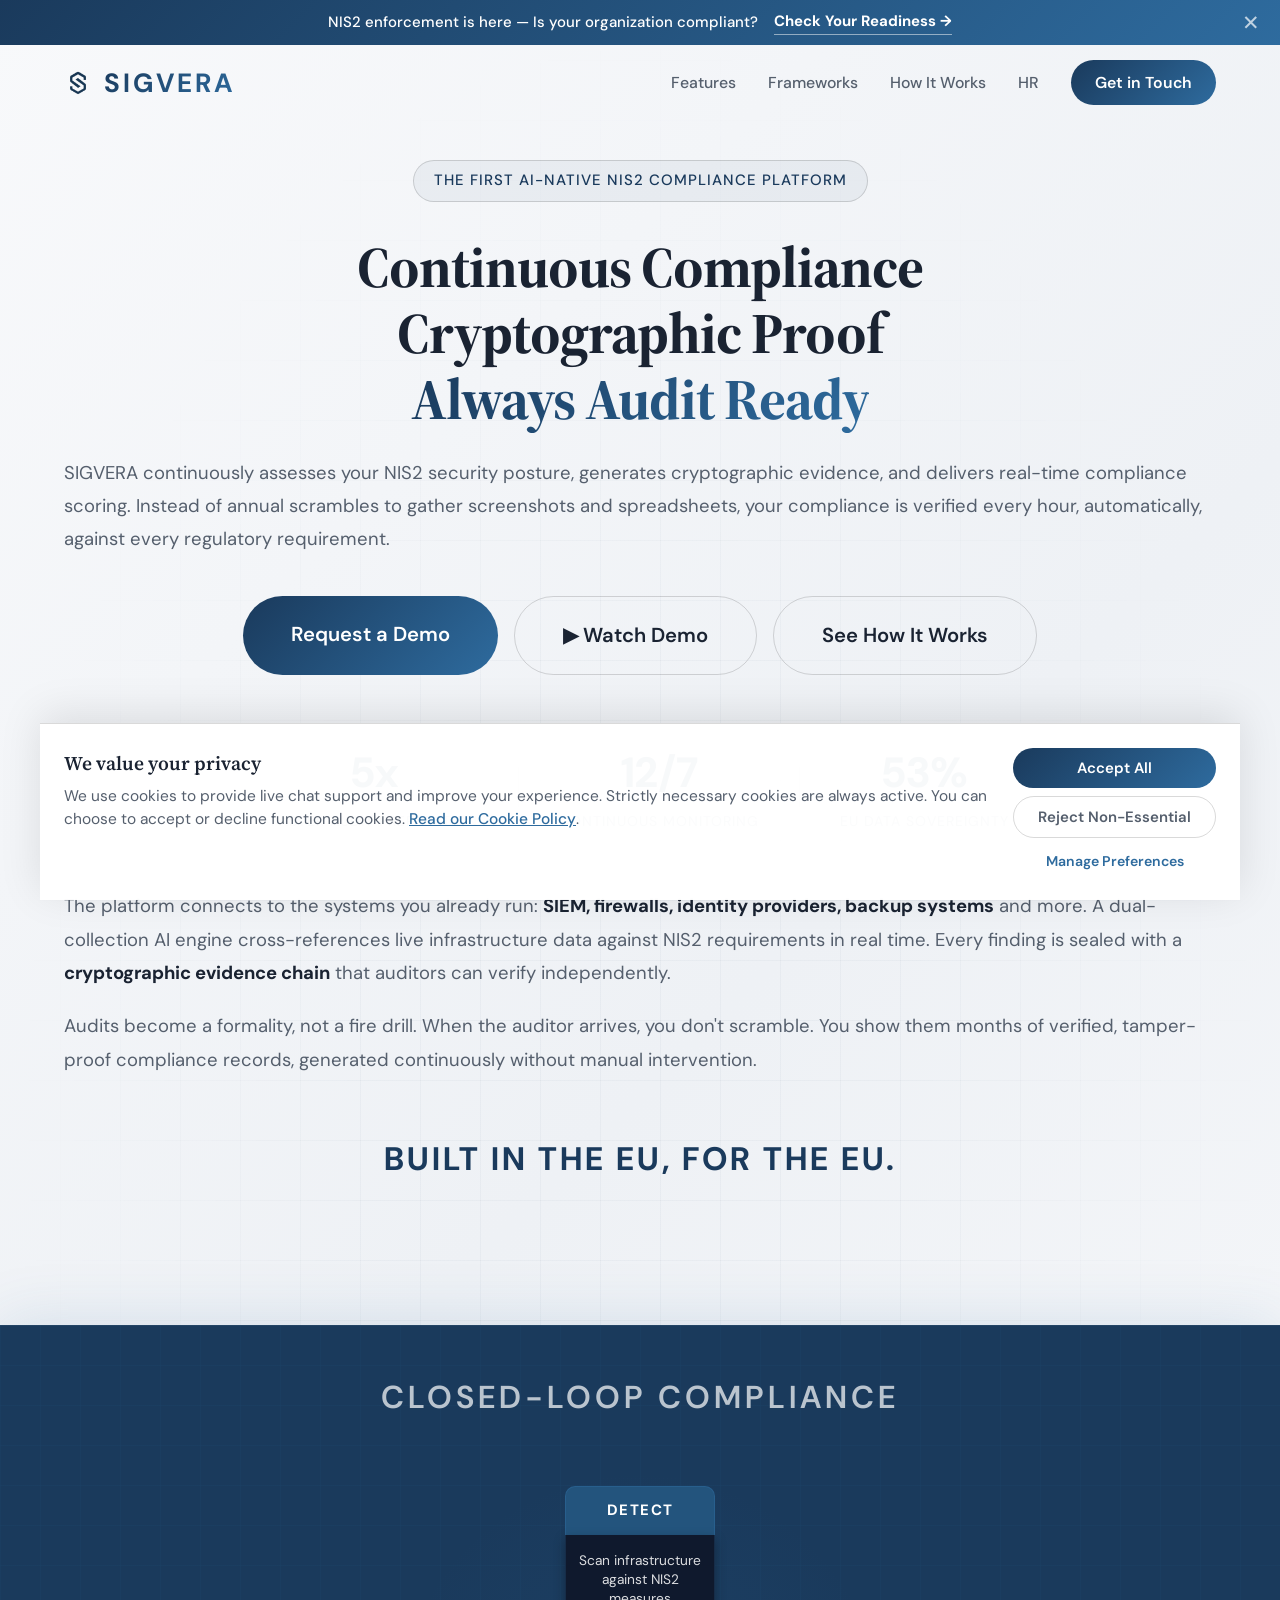
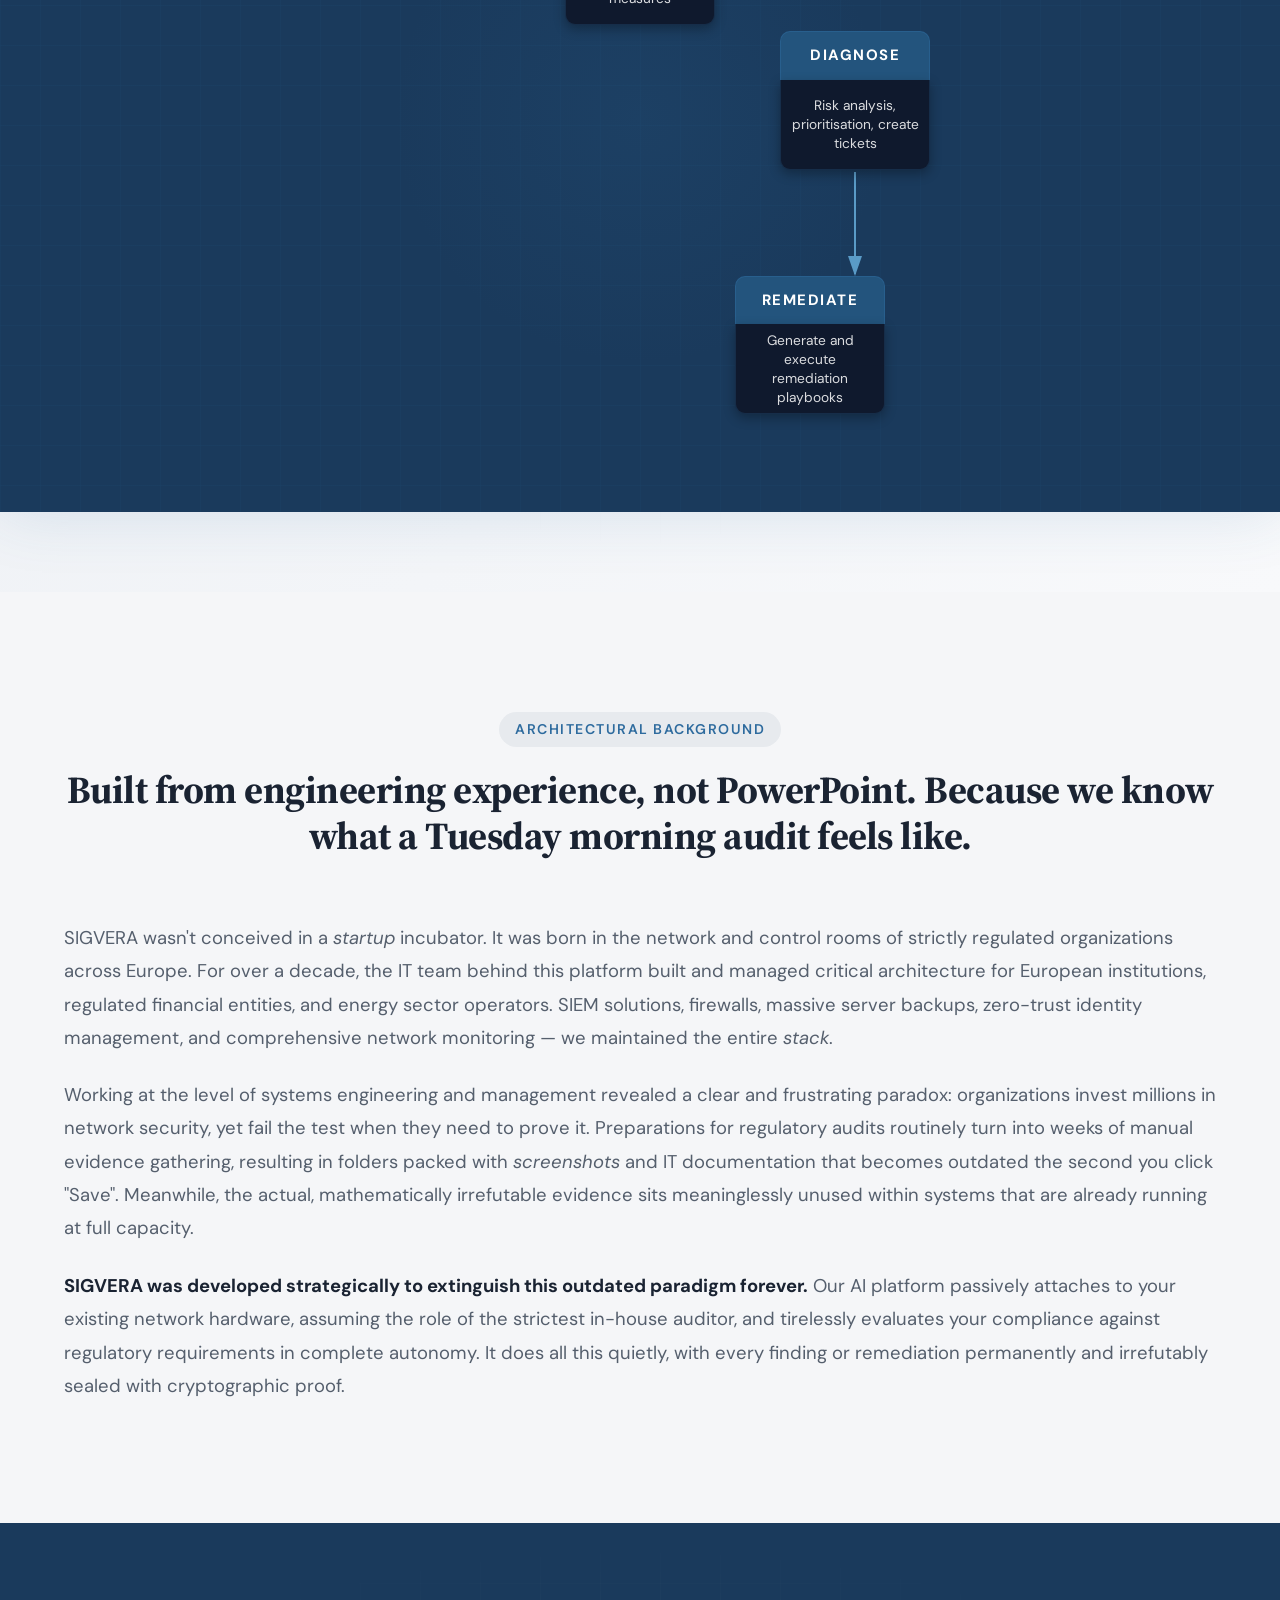
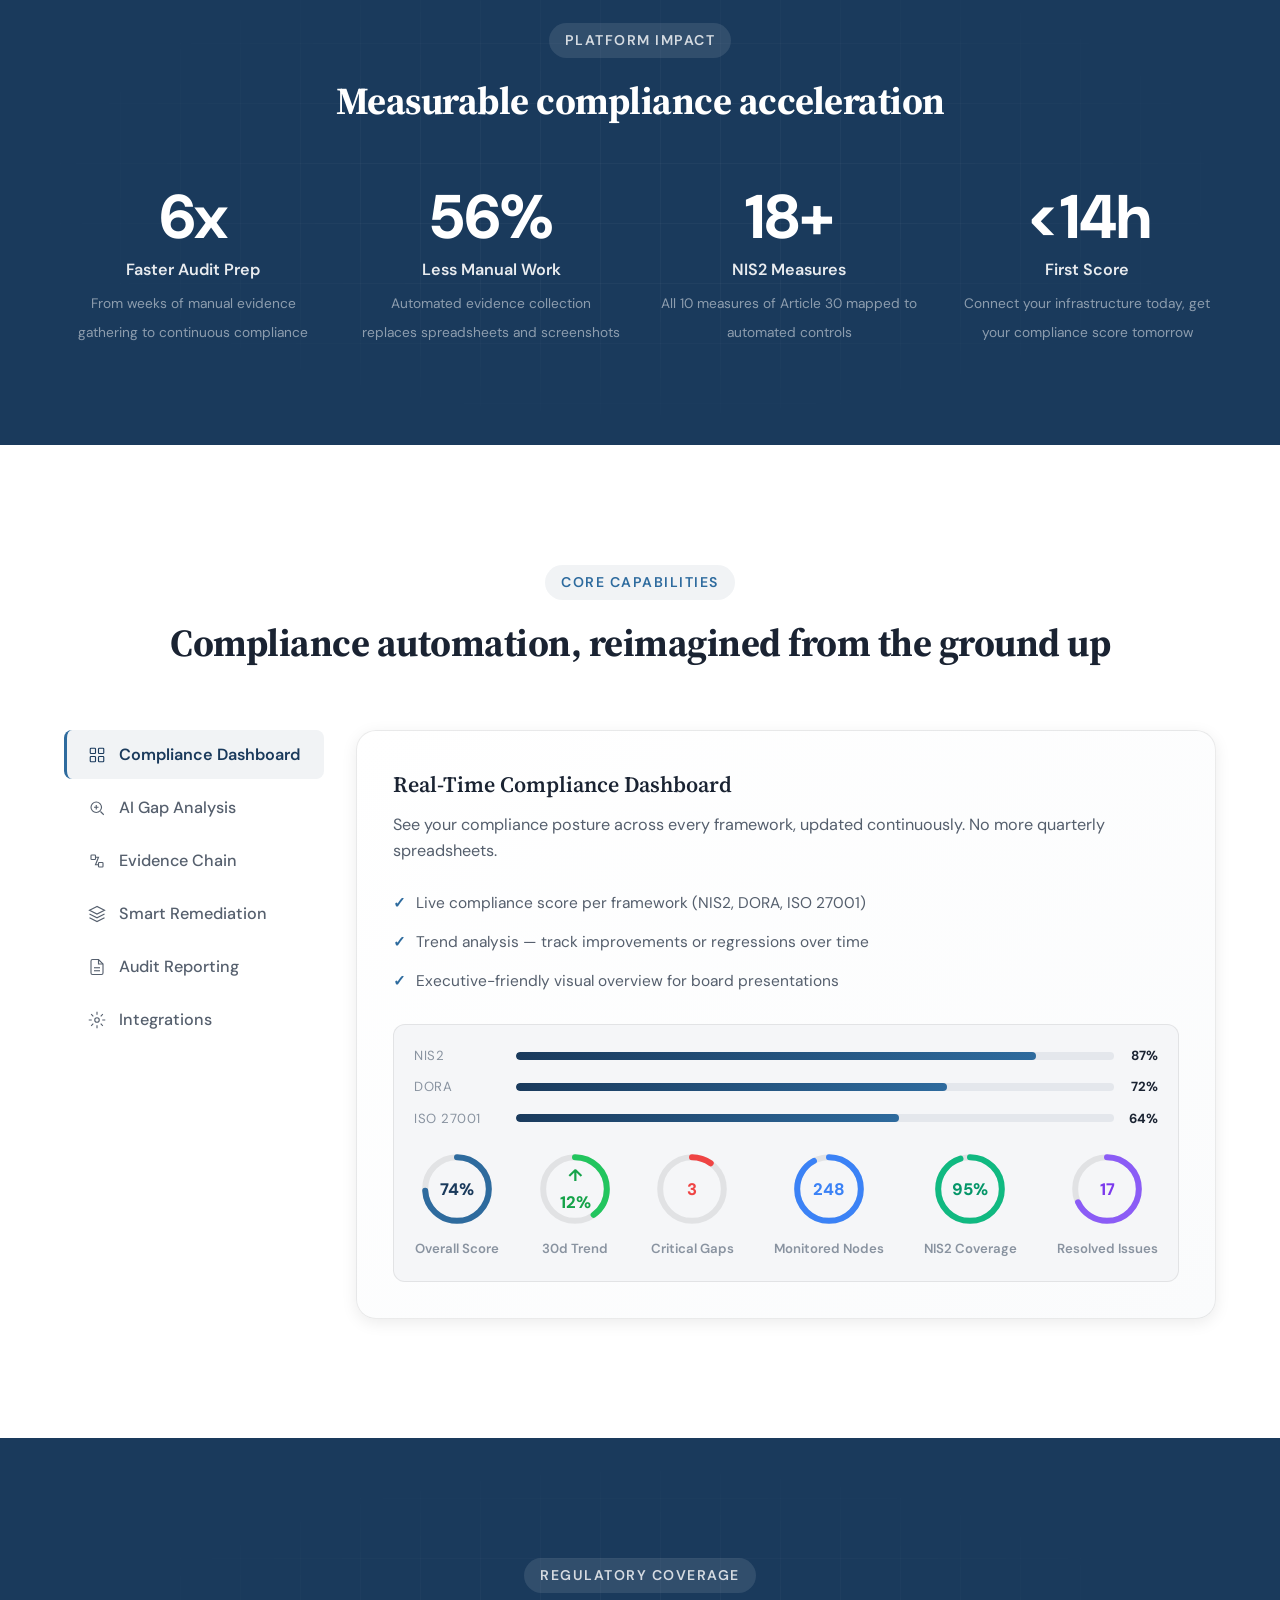
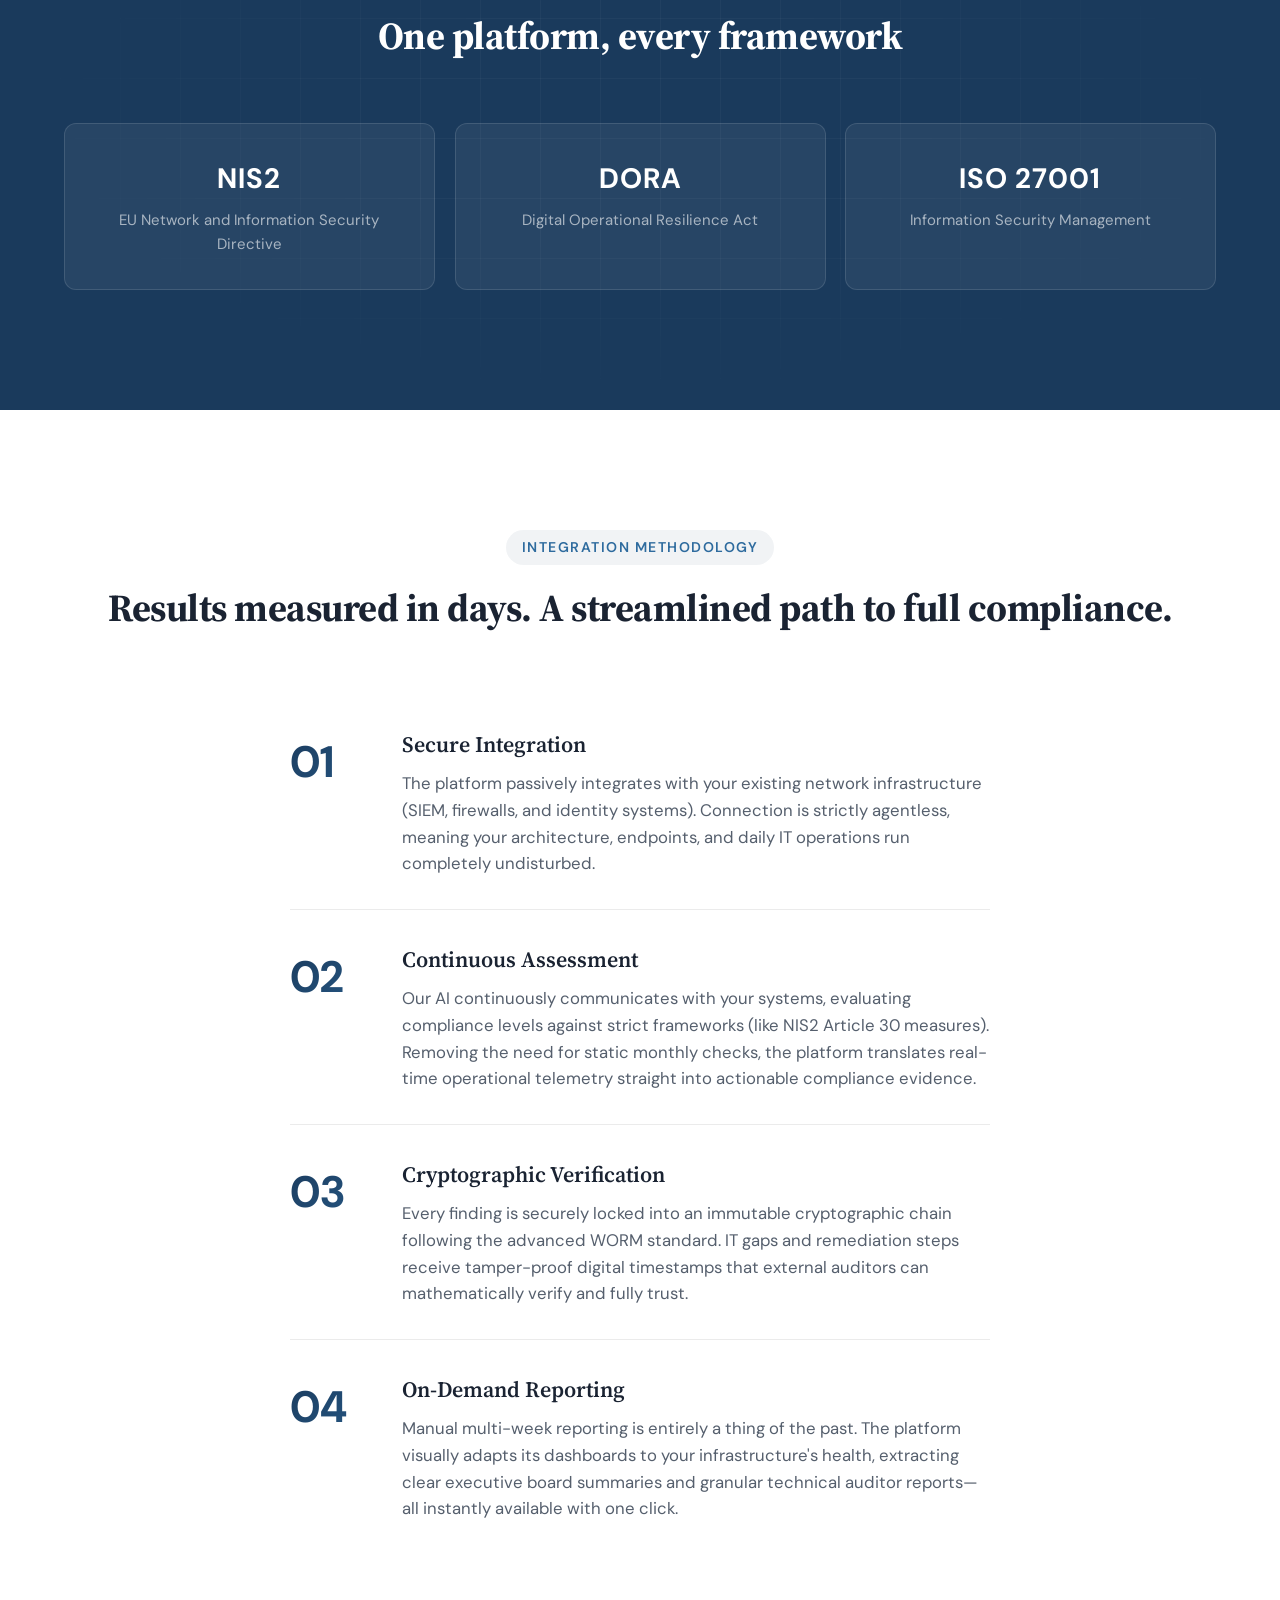
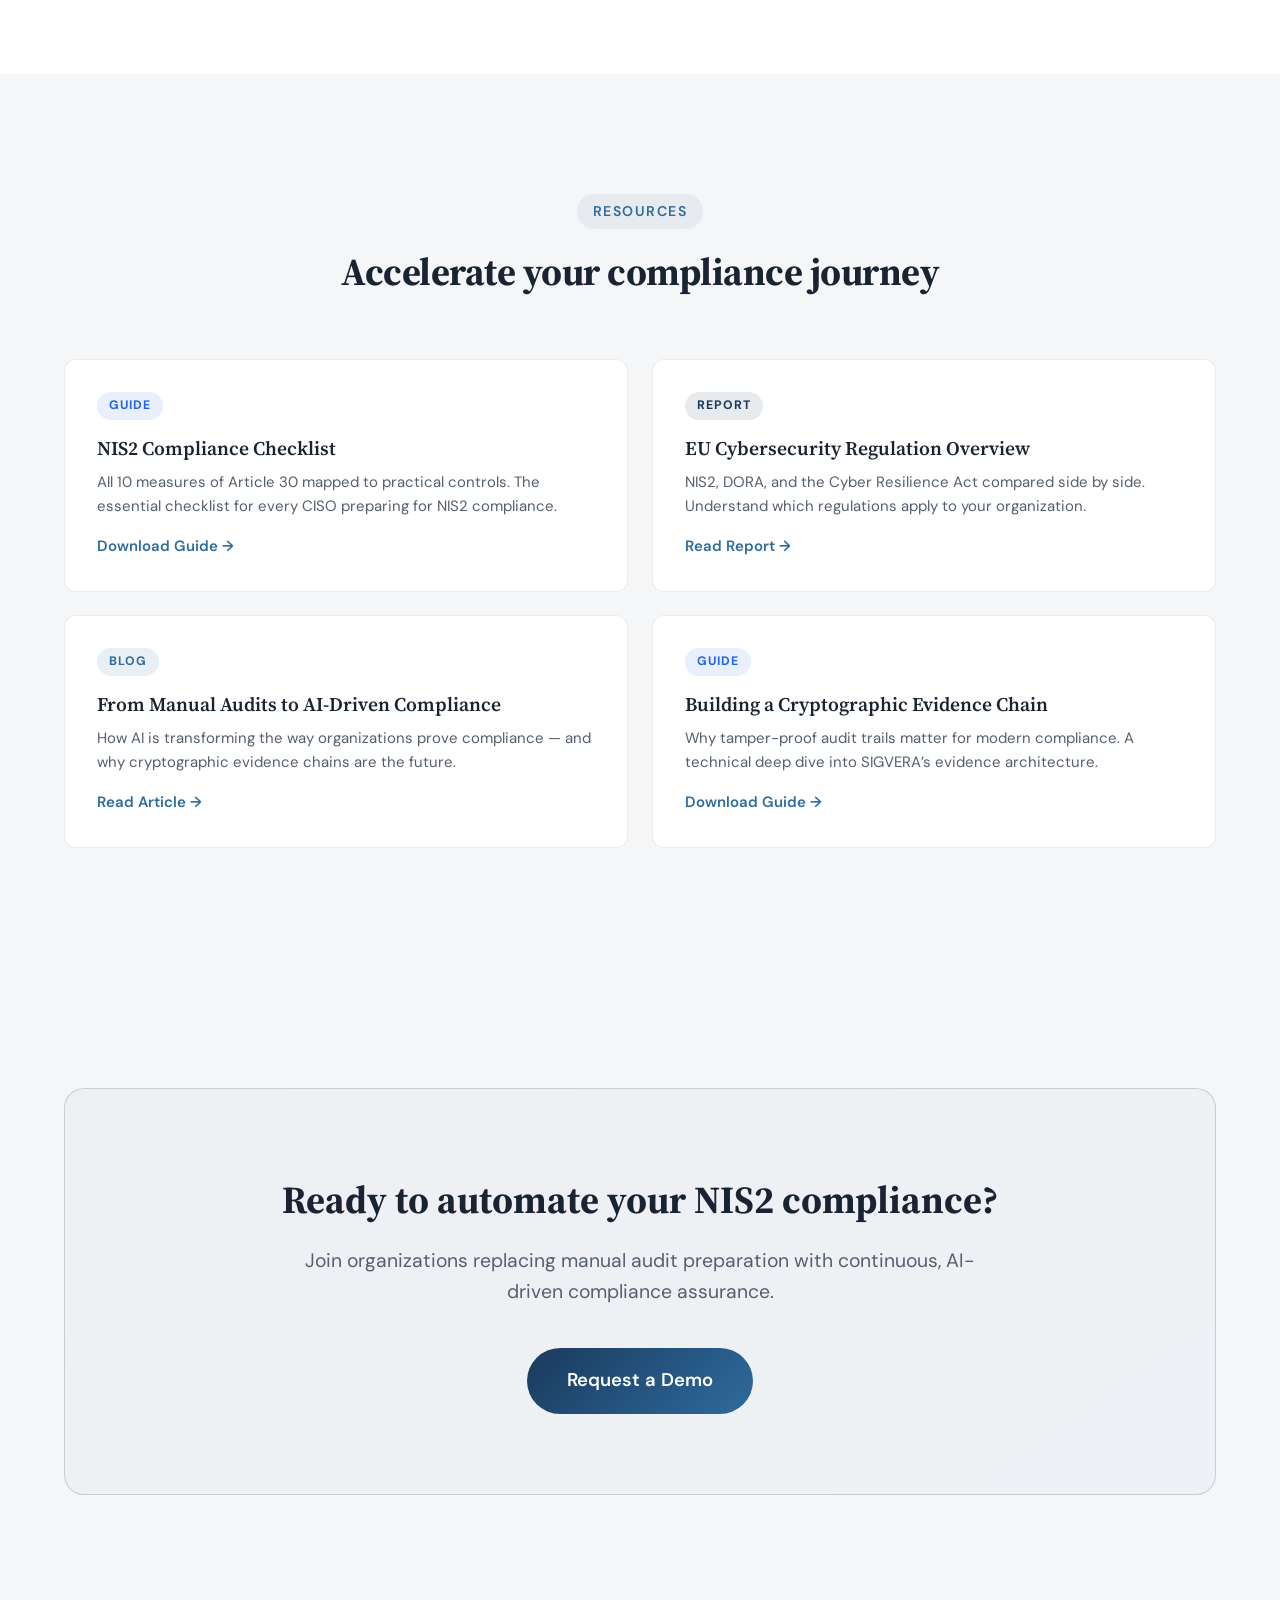
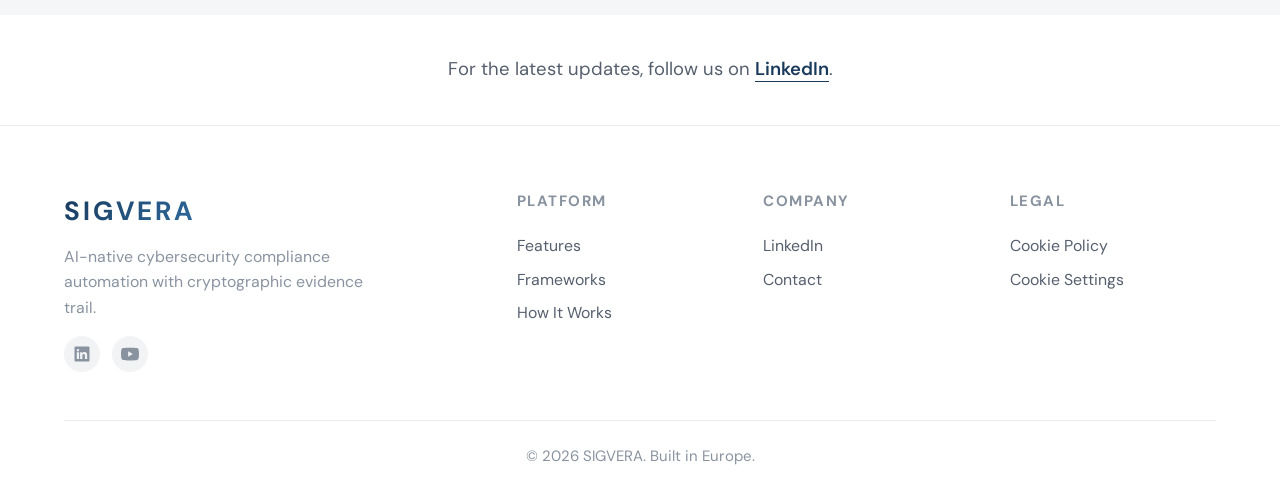
<file: index.html>
<!DOCTYPE html>
<html lang="en">
<head>
    <meta charset="UTF-8">
    <script>
        // Auto-redirect Croatian browsers to /hr/ (skip if user explicitly chose EN)
        if (!localStorage.getItem('sigvera_lang') && navigator.language && navigator.language.startsWith('hr')) {
            window.location.replace('/hr/');
        }
    </script>
    <meta name="viewport" content="width=device-width, initial-scale=1.0">
    <title>SIGVERA — AI-Native NIS2 Compliance Platform | Always Audit Ready</title>
    <meta name="description" content="SIGVERA automates NIS2 compliance with AI-powered continuous security assessment, cryptographic evidence trails, and real-time compliance scoring. Built in the EU, for the EU.">
    <meta name="keywords" content="NIS2 compliance, NIS2 compliance software, NIS2 platform, NIS2 automation, NIS2 gap analysis, NIS2 directive, NIS2 requirements, NIS2 readiness, NIS2 risk assessment, cybersecurity automation, AI compliance platform, continuous compliance monitoring, cyber resilience, critical infrastructure security, audit automation, EU cybersecurity, ISO 27001, DORA, NIS2 zakon, NIS2 usklađenost, NIS2 platforma, NIS2 automatizacija, NIS2 gap analiza, NIS2 procjena rizika, kibernetička sigurnost, zakon o kibernetičkoj sigurnosti, sigurnosna revizija, kritična infrastruktura, automatizacija usklađenosti, kontinuirano praćenje usklađenosti, kibernetička otpornost">
    <meta name="robots" content="index, follow">
    <meta name="author" content="SIGVERA">
    <link rel="canonical" href="https://sigvera.eu/">
    <link rel="alternate" hreflang="en" href="https://sigvera.eu/">
    <link rel="alternate" hreflang="hr" href="https://sigvera.eu/hr/">
    <link rel="alternate" hreflang="x-default" href="https://sigvera.eu/">
    <link rel="icon" type="image/png" sizes="192x192" href="/favicon.png">
    <link rel="shortcut icon" href="/favicon.ico">
    <link rel="apple-touch-icon" sizes="192x192" href="/favicon.png">

    <!-- Open Graph -->
    <meta property="og:title" content="SIGVERA — AI-Native NIS2 Compliance Platform">
    <meta property="og:description" content="Continuous compliance. Cryptographic proof. Always Audit Ready. The first AI-native NIS2 compliance platform built in the EU.">
    <meta property="og:type" content="website">
    <meta property="og:url" content="https://sigvera.eu/">
    <meta property="og:site_name" content="SIGVERA">
    <meta property="og:locale" content="en_US">
    <meta property="og:image" content="https://sigvera.eu/og-image.png?v=2">
    <meta property="og:image:width" content="1200">
    <meta property="og:image:height" content="630">
    <meta property="og:image:type" content="image/png">

    <!-- Twitter Card -->
    <meta name="twitter:card" content="summary_large_image">
    <meta name="twitter:title" content="SIGVERA — AI-Native NIS2 Compliance Platform">
    <meta name="twitter:description" content="Continuous compliance. Cryptographic proof. Always Audit Ready.">
    <meta name="twitter:image" content="https://sigvera.eu/og-image.png?v=2">

    <!-- Structured Data -->
    <script type="application/ld+json">
    {
        "@context": "https://schema.org",
        "@type": "Organization",
        "name": "SIGVERA",
        "url": "https://sigvera.eu",
        "description": "AI-Native NIS2 Compliance Platform — continuous security assessment with cryptographic evidence trails",
        "sameAs": ["https://www.linkedin.com/company/sigvera"]
    }
    </script>
    <script type="application/ld+json">
    {
        "@context": "https://schema.org",
        "@type": "WebSite",
        "name": "SIGVERA",
        "url": "https://sigvera.eu"
    }
    </script>

    <link rel="preconnect" href="https://fonts.googleapis.com">
    <link rel="preconnect" href="https://fonts.gstatic.com" crossorigin>
    <link href="https://fonts.googleapis.com/css2?family=DM+Sans:wght@300;400;500;600;700&family=Source+Serif+4:wght@400;600;700&display=swap" rel="stylesheet">
    <link rel="stylesheet" href="style.css?v=2">
</head>
<body>
    <!-- Announcement Bar -->
    <div class="announcement-bar" id="announcementBar">
        <span>NIS2 enforcement is here — Is your organization compliant?</span>
        <a href="#" onclick="openContactModal(); return false;">Check Your Readiness →</a>
        <button class="announcement-bar-close" onclick="dismissAnnouncement()" aria-label="Close">✕</button>
    </div>

    <!-- Navigation -->
    <nav class="nav" id="nav">
        <div class="nav-container">
            <div class="nav-logo">
                <a href="#hero" style="display: flex; align-items: center; text-decoration: none;">
                    <img src="favicon.png" alt="SIGVERA Icon" style="width: 28px; height: 28px; margin-right: 12px; border-radius: 4px;">
                    <span class="logo-text">SIGVERA</span>
                </a>
            </div>
            <div class="nav-links">
                <a href="#features">Features</a>
                <a href="#frameworks">Frameworks</a>
                <a href="#how-it-works">How It Works</a>
                <a href="hr/" onclick="localStorage.removeItem('sigvera_lang')">HR</a>
                <a href="#contact" class="nav-cta">Get in Touch</a>
            </div>
        </div>
    </nav>

    <!-- Hero Section -->
    <section class="hero" id="hero">
        <div class="hero-bg-grid"></div>
        <div class="hero-content">
            <div class="hero-badge">The First AI-Native NIS2 Compliance Platform</div>
            <h1>
                <span class="title-line title-line-1">Continuous Compliance</span><br>
                <span class="title-line title-line-2">Cryptographic Proof</span><br>
                <span class="title-line title-line-3 hero-highlight">Always Audit Ready</span>
            </h1>
            <div class="hero-description">
                <p>SIGVERA continuously assesses your NIS2 security posture, generates cryptographic evidence, and delivers real-time compliance scoring. Instead of annual scrambles to gather screenshots and spreadsheets, your compliance is verified every hour, automatically, against every regulatory requirement.</p>
            </div>
            <div class="hero-cta-group">
                <a href="#" class="btn btn-primary" onclick="openContactModal(); return false;">Request a Demo</a>
                <a href="#" class="btn btn-secondary" onclick="openDemoModal(); return false;">▶ Watch Demo</a>
                <a href="#how-it-works" class="btn btn-secondary">See How It Works</a>
            </div>
            <div class="hero-stats">
                <div class="stat">
                    <span class="stat-number" data-target="10" data-suffix="x">0x</span>
                    <span class="stat-label">Faster audit preparation</span>
                </div>
                <div class="stat-divider"></div>
                <div class="stat">
                    <span class="stat-number" data-target="24" data-suffix="/7">0/7</span>
                    <span class="stat-label">Continuous monitoring</span>
                </div>
                <div class="stat-divider"></div>
                <div class="stat">
                    <span class="stat-number" data-target="100" data-suffix="%">0%</span>
                    <span class="stat-label">EU data sovereignty</span>
                </div>
            </div>
            <div class="hero-description" style="margin-top: 56px; margin-bottom: 0;">
                <p>The platform connects to the systems you already run: <strong>SIEM, firewalls, identity providers, backup systems</strong> and more. A dual-collection AI engine cross-references live infrastructure data against NIS2 requirements in real time. Every finding is sealed with a <strong>cryptographic evidence chain</strong> that auditors can verify independently.</p>
                <p>Audits become a formality, not a fire drill. When the auditor arrives, you don't scramble. You show them months of verified, tamper-proof compliance records, generated continuously without manual intervention.</p>
            </div>
            <div class="hero-eu-banner">
                <span><strong>Built in the EU, for the EU.</strong></span>
            </div>
            <div class="hero-diagram scroll-section">
                <h2 class="diagram-title scroll-animate delay-1">Closed-Loop Compliance</h2>
                <div class="loop-container" id="loopContainer">
                    <svg class="loop-arrows" id="loopArrows" viewBox="0 0 600 600"></svg>
                    <div class="loop-phase phase-detect" data-phase="0">
                        <div class="phase-title">DETECT</div>
                        <div class="phase-desc">Scan infrastructure against NIS2 measures</div>
                    </div>
                    <div class="loop-phase phase-diagnose" data-phase="1">
                        <div class="phase-title">DIAGNOSE</div>
                        <div class="phase-desc">Risk analysis, prioritisation, create tickets</div>
                    </div>
                    <div class="loop-phase phase-remediate" data-phase="2">
                        <div class="phase-title">REMEDIATE</div>
                        <div class="phase-desc">Generate and execute remediation playbooks</div>
                    </div>
                    <div class="loop-phase phase-verify" data-phase="3">
                        <div class="phase-title">VERIFY</div>
                        <div class="phase-desc">Re-scan to confirm fixes applied</div>
                    </div>
                    <div class="loop-phase phase-certify" data-phase="4">
                        <div class="phase-title">CERTIFY</div>
                        <div class="phase-desc">Seal evidence with cryptographic proof</div>
                    </div>
                    <div class="loop-center">SIGVERA</div>
                </div>
            </div>
        </div>
    </section>

    <!-- Origin Story Section -->
    <section class="origin scroll-section" id="origin">
        <div class="container">
            <div class="section-header scroll-animate delay-1">
                <span class="section-tag">Architectural Background</span>
                <h2>Built from engineering experience, not PowerPoint. Because we know what a Tuesday morning audit feels like.</h2>
            </div>
            <div class="origin-content">
                <p class="scroll-animate delay-2">SIGVERA wasn't conceived in a <em>startup</em> incubator. It was born in the network and control rooms of strictly regulated organizations across Europe. For over a decade, the IT team behind this platform built and managed critical architecture for European institutions, regulated financial entities, and energy sector operators. SIEM solutions, firewalls, massive server backups, zero-trust identity management, and comprehensive network monitoring — we maintained the entire <em>stack</em>.</p>
                <p class="scroll-animate delay-3">Working at the level of systems engineering and management revealed a clear and frustrating paradox: organizations invest millions in network security, yet fail the test when they need to prove it. Preparations for regulatory audits routinely turn into weeks of manual evidence gathering, resulting in folders packed with <em>screenshots</em> and IT documentation that becomes outdated the second you click "Save". Meanwhile, the actual, mathematically irrefutable evidence sits meaninglessly unused within systems that are already running at full capacity.</p>
                <p class="scroll-animate delay-4"><strong>SIGVERA was developed strategically to extinguish this outdated paradigm forever.</strong> Our AI platform passively attaches to your existing network hardware, assuming the role of the strictest in-house auditor, and tirelessly evaluates your compliance against regulatory requirements in complete autonomy. It does all this quietly, with every finding or remediation permanently and irrefutably sealed with cryptographic proof.</p>
            </div>

        </div>
    </section>

    <!-- Impact Stats -->
    <section class="impact-stats scroll-section">
        <div class="container">
            <div class="section-header scroll-animate delay-1">
                <span class="section-tag">Platform Impact</span>
                <h2>Measurable compliance acceleration</h2>
            </div>
            <div class="impact-stats-grid">
                <div class="impact-stat scroll-animate delay-2"><span class="impact-stat-number stat-counter" data-target="10" data-suffix="x">0x</span><span class="impact-stat-label">Faster Audit Prep</span><span class="impact-stat-desc">From weeks of manual evidence gathering to continuous compliance</span></div>
                <div class="impact-stat scroll-animate delay-3"><span class="impact-stat-number stat-counter" data-target="90" data-suffix="%">0%</span><span class="impact-stat-label">Less Manual Work</span><span class="impact-stat-desc">Automated evidence collection replaces spreadsheets and screenshots</span></div>
                <div class="impact-stat scroll-animate delay-4"><span class="impact-stat-number stat-counter" data-target="30" data-suffix="+">0+</span><span class="impact-stat-label">NIS2 Measures</span><span class="impact-stat-desc">All 10 measures of Article 30 mapped to automated controls</span></div>
                <div class="impact-stat scroll-animate delay-5"><span class="impact-stat-number stat-counter" data-target="24" data-prefix="&lt;" data-suffix="h">&lt;0h</span><span class="impact-stat-label">First Score</span><span class="impact-stat-desc">Connect your infrastructure today, get your compliance score tomorrow</span></div>
            </div>
        </div>
    </section>

    <!-- Features Section (Tabbed) -->
    <section class="features scroll-section" id="features">
        <div class="container">
            <div class="section-header scroll-animate delay-1">
                <span class="section-tag">Core Capabilities</span>
                <h2>Compliance automation, reimagined from the ground up</h2>
            </div>
            <div class="feature-tabs-container scroll-animate delay-2">
                <div class="tab-nav">
                    <button class="tab-btn active" data-tab="tabDashboard"><span class="tab-btn-icon"><svg viewBox="0 0 24 24" fill="none" stroke="currentColor" stroke-width="1.5"><rect x="3" y="3" width="7" height="7" rx="1"/><rect x="14" y="3" width="7" height="7" rx="1"/><rect x="3" y="14" width="7" height="7" rx="1"/><rect x="14" y="14" width="7" height="7" rx="1"/></svg></span> Compliance Dashboard</button>
                    <button class="tab-btn" data-tab="tabAnalysis"><span class="tab-btn-icon"><svg viewBox="0 0 24 24" fill="none" stroke="currentColor" stroke-width="1.5"><circle cx="11" cy="11" r="7"/><path d="M21 21l-4.35-4.35"/><path d="M8 11h6M11 8v6"/></svg></span> AI Gap Analysis</button>
                    <button class="tab-btn" data-tab="tabEvidence"><span class="tab-btn-icon"><svg viewBox="0 0 24 24" fill="none" stroke="currentColor" stroke-width="1.5"><rect x="4" y="4" width="6" height="6" rx="1"/><rect x="14" y="14" width="6" height="6" rx="1"/><path d="M10 7h4l-4 10h4"/></svg></span> Evidence Chain</button>
                    <button class="tab-btn" data-tab="tabRemediation"><span class="tab-btn-icon"><svg viewBox="0 0 24 24" fill="none" stroke="currentColor" stroke-width="1.5"><path d="M12 2L2 7l10 5 10-5-10-5z"/><path d="M2 17l10 5 10-5"/><path d="M2 12l10 5 10-5"/></svg></span> Smart Remediation</button>
                    <button class="tab-btn" data-tab="tabReporting"><span class="tab-btn-icon"><svg viewBox="0 0 24 24" fill="none" stroke="currentColor" stroke-width="1.5"><path d="M14 2H6a2 2 0 00-2 2v16a2 2 0 002 2h12a2 2 0 002-2V8z"/><polyline points="14 2 14 8 20 8"/><line x1="16" y1="13" x2="8" y2="13"/><line x1="16" y1="17" x2="8" y2="17"/></svg></span> Audit Reporting</button>
                    <button class="tab-btn" data-tab="tabIntegration"><span class="tab-btn-icon"><svg viewBox="0 0 24 24" fill="none" stroke="currentColor" stroke-width="1.5"><circle cx="12" cy="12" r="3"/><path d="M12 1v4M12 19v4M4.22 4.22l2.83 2.83M16.95 16.95l2.83 2.83M1 12h4M19 12h4M4.22 19.78l2.83-2.83M16.95 7.05l2.83-2.83"/></svg></span> Integrations</button>
                </div>
                <div class="tab-panels">
                    <div class="tab-panel active" id="tabDashboard">
                        <h3>Real-Time Compliance Dashboard</h3>
                        <p>See your compliance posture across every framework, updated continuously. No more quarterly spreadsheets.</p>
                        <ul class="tab-highlights">
                            <li>Live compliance score per framework (NIS2, DORA, ISO 27001)</li>
                            <li>Trend analysis — track improvements or regressions over time</li>
                            <li>Executive-friendly visual overview for board presentations</li>
                        </ul>
                        <div class="tab-visual">
                            <div class="mockup-bar"><span class="mockup-bar-label">NIS2</span><div class="mockup-bar-track"><div class="mockup-bar-fill" style="width:87%"></div></div><span class="mockup-bar-value">87%</span></div>
                            <div class="mockup-bar"><span class="mockup-bar-label">DORA</span><div class="mockup-bar-track"><div class="mockup-bar-fill" style="width:72%"></div></div><span class="mockup-bar-value">72%</span></div>
                            <div class="mockup-bar"><span class="mockup-bar-label">ISO 27001</span><div class="mockup-bar-track"><div class="mockup-bar-fill" style="width:64%"></div></div><span class="mockup-bar-value">64%</span></div>
                            <div style="display:flex;justify-content:center;margin-top:24px;gap:40px;flex-wrap:wrap">
                                <div style="text-align:center">
                                    <div class="mockup-gauge">
                                        <svg viewBox="0 0 36 36"><path class="gauge-bg" d="M18 2.0845 a 15.9155 15.9155 0 0 1 0 31.831 a 15.9155 15.9155 0 0 1 0 -31.831" /><path class="gauge-path" style="stroke: var(--accent-steel); --target: 74;" d="M18 2.0845 a 15.9155 15.9155 0 0 1 0 31.831 a 15.9155 15.9155 0 0 1 0 -31.831" /></svg>
                                        <div class="gauge-content"><span class="gauge-number" style="color:var(--accent-navy)">74%</span></div>
                                    </div>
                                    <span style="font-size:0.75rem;color:var(--text-muted);font-weight:600">Overall Score</span>
                                </div>
                                <div style="text-align:center">
                                    <div class="mockup-gauge">
                                        <svg viewBox="0 0 36 36"><path class="gauge-bg" d="M18 2.0845 a 15.9155 15.9155 0 0 1 0 31.831 a 15.9155 15.9155 0 0 1 0 -31.831" /><path class="gauge-path" style="stroke: #22c55e; --target: 40;" d="M18 2.0845 a 15.9155 15.9155 0 0 1 0 31.831 a 15.9155 15.9155 0 0 1 0 -31.831" /></svg>
                                        <div class="gauge-content"><span class="gauge-number" style="color:#16a34a">↑ 12%</span></div>
                                    </div>
                                    <span style="font-size:0.75rem;color:var(--text-muted);font-weight:600">30d Trend</span>
                                </div>
                                <div style="text-align:center">
                                    <div class="mockup-gauge">
                                        <svg viewBox="0 0 36 36"><path class="gauge-bg" d="M18 2.0845 a 15.9155 15.9155 0 0 1 0 31.831 a 15.9155 15.9155 0 0 1 0 -31.831" /><path class="gauge-path" style="stroke: #ef4444; --target: 10;" d="M18 2.0845 a 15.9155 15.9155 0 0 1 0 31.831 a 15.9155 15.9155 0 0 1 0 -31.831" /></svg>
                                        <div class="gauge-content"><span class="gauge-number" style="color:#ef4444">3</span></div>
                                    </div>
                                    <span style="font-size:0.75rem;color:var(--text-muted);font-weight:600">Critical Gaps</span>
                                </div>
                                <div style="text-align:center">
                                    <div class="mockup-gauge">
                                        <svg viewBox="0 0 36 36"><path class="gauge-bg" d="M18 2.0845 a 15.9155 15.9155 0 0 1 0 31.831 a 15.9155 15.9155 0 0 1 0 -31.831" /><path class="gauge-path" style="stroke: #3b82f6; --target: 92;" d="M18 2.0845 a 15.9155 15.9155 0 0 1 0 31.831 a 15.9155 15.9155 0 0 1 0 -31.831" /></svg>
                                        <div class="gauge-content"><span class="gauge-number" style="color:#3b82f6">248</span></div>
                                    </div>
                                    <span style="font-size:0.75rem;color:var(--text-muted);font-weight:600">Monitored Nodes</span>
                                </div>
                                <div style="text-align:center">
                                    <div class="mockup-gauge">
                                        <svg viewBox="0 0 36 36"><path class="gauge-bg" d="M18 2.0845 a 15.9155 15.9155 0 0 1 0 31.831 a 15.9155 15.9155 0 0 1 0 -31.831" /><path class="gauge-path" style="stroke: #10b981; --target: 95;" d="M18 2.0845 a 15.9155 15.9155 0 0 1 0 31.831 a 15.9155 15.9155 0 0 1 0 -31.831" /></svg>
                                        <div class="gauge-content"><span class="gauge-number" style="color:#059669">95%</span></div>
                                    </div>
                                    <span style="font-size:0.75rem;color:var(--text-muted);font-weight:600">NIS2 Coverage</span>
                                </div>
                                <div style="text-align:center">
                                    <div class="mockup-gauge">
                                        <svg viewBox="0 0 36 36"><path class="gauge-bg" d="M18 2.0845 a 15.9155 15.9155 0 0 1 0 31.831 a 15.9155 15.9155 0 0 1 0 -31.831" /><path class="gauge-path" style="stroke: #8b5cf6; --target: 68;" d="M18 2.0845 a 15.9155 15.9155 0 0 1 0 31.831 a 15.9155 15.9155 0 0 1 0 -31.831" /></svg>
                                        <div class="gauge-content"><span class="gauge-number" style="color:#7c3aed">17</span></div>
                                    </div>
                                    <span style="font-size:0.75rem;color:var(--text-muted);font-weight:600">Resolved Issues</span>
                                </div>
                            </div>
                        </div>
                    </div>
                    <div class="tab-panel" id="tabAnalysis">
                        <h3>AI-Powered Gap Analysis</h3>
                        <p>Our AI engine reads your infrastructure like an auditor would, mapping every finding against regulatory requirements automatically.</p>
                        <ul class="tab-highlights">
                            <li>Automated scanning of SIEM, firewalls, identity providers</li>
                            <li>Maps findings to specific regulatory articles and controls</li>
                            <li>Prioritized risk scoring with severity classifications</li>
                            <li>Continuous reassessment — not a one-time snapshot</li>
                        </ul>
                        <div class="tab-visual">
                            <div style="display:flex;flex-direction:column;gap:8px">
                                <div style="display:flex;align-items:center;gap:10px;padding:8px 12px;background:#fff;border-radius:6px;border-left:3px solid #ef4444"><span style="font-size:0.7rem;font-weight:700;color:#ef4444;min-width:50px">CRITICAL</span><span style="font-size:0.8rem;color:var(--text-secondary)">MFA not enforced on admin accounts</span><span style="margin-left:auto;font-size:0.7rem;color:var(--text-muted)">Art. 30(1)(j)</span></div>
                                <div style="display:flex;align-items:center;gap:10px;padding:8px 12px;background:#fff;border-radius:6px;border-left:3px solid #f59e0b"><span style="font-size:0.7rem;font-weight:700;color:#f59e0b;min-width:50px">HIGH</span><span style="font-size:0.8rem;color:var(--text-secondary)">No encryption at rest for backup storage</span><span style="margin-left:auto;font-size:0.7rem;color:var(--text-muted)">Art. 30(1)(e)</span></div>
                                <div style="display:flex;align-items:center;gap:10px;padding:8px 12px;background:#fff;border-radius:6px;border-left:3px solid #3b82f6"><span style="font-size:0.7rem;font-weight:700;color:#3b82f6;min-width:50px">MEDIUM</span><span style="font-size:0.8rem;color:var(--text-secondary)">Incident response plan not tested in 12 months</span><span style="margin-left:auto;font-size:0.7rem;color:var(--text-muted)">Art. 30(1)(b)</span></div>
                                <div style="display:flex;align-items:center;gap:10px;padding:8px 12px;background:#fff;border-radius:6px;border-left:3px solid #22c55e"><span style="font-size:0.7rem;font-weight:700;color:#22c55e;min-width:50px">PASS</span><span style="font-size:0.8rem;color:var(--text-secondary)">Network segmentation properly configured</span><span style="margin-left:auto;font-size:0.7rem;color:var(--text-muted)">Art. 30(1)(d)</span></div>
                            </div>
                        </div>
                    </div>
                    <div class="tab-panel" id="tabEvidence">
                        <h3>Cryptographic Evidence Chain</h3>
                        <p>Every compliance check produces a tamper-proof, timestamped evidence trail that auditors can verify independently.</p>
                        <ul class="tab-highlights">
                            <li>SHA-256 hash chain linking every piece of evidence</li>
                            <li>Tamper-proof timestamps with independent verification</li>
                            <li>Full audit trail — who checked what, when, and what was found</li>
                            <li>Auditors verify the math, not your word</li>
                        </ul>
                        <div class="tab-visual">
                            <div style="display:flex;flex-direction:column;gap:2px;align-items:center">
                                <div style="background:#fff;border:1px solid var(--border);border-radius:8px;padding:10px 16px;width:100%;max-width:380px;text-align:center"><div style="font-size:0.7rem;color:var(--text-muted);margin-bottom:2px">Block #1847 · 2026-03-19 14:32:01 UTC</div><code style="font-size:0.7rem;color:var(--accent-navy);word-break:break-all">sha256:a3f8c1...7e92b4</code><div style="font-size:0.72rem;color:var(--text-secondary);margin-top:4px">✓ Access control policy verified</div></div>
                                <div style="color:var(--accent-steel);font-size:1.2rem">↓</div>
                                <div style="background:#fff;border:1px solid var(--border);border-radius:8px;padding:10px 16px;width:100%;max-width:380px;text-align:center"><div style="font-size:0.7rem;color:var(--text-muted);margin-bottom:2px">Block #1848 · 2026-03-19 14:32:18 UTC</div><code style="font-size:0.7rem;color:var(--accent-navy);word-break:break-all">sha256:b7d4e2...1f83a6</code><div style="font-size:0.72rem;color:var(--text-secondary);margin-top:4px">✓ Firewall rules compliance check</div></div>
                                <div style="color:var(--accent-steel);font-size:1.2rem">↓</div>
                                <div style="background:#fff;border:1px solid var(--border);border-radius:8px;padding:10px 16px;width:100%;max-width:380px;text-align:center"><div style="font-size:0.7rem;color:var(--text-muted);margin-bottom:2px">Block #1849 · 2026-03-19 14:32:35 UTC</div><code style="font-size:0.7rem;color:var(--accent-navy);word-break:break-all">sha256:c9e5f3...4a27d8</code><div style="font-size:0.72rem;color:var(--text-secondary);margin-top:4px">✓ MFA enforcement validated</div></div>
                            </div>
                        </div>
                    </div>
                    <div class="tab-panel" id="tabRemediation">
                        <h3>Smart Remediation Playbooks</h3>
                        <p>Don't just find gaps — fix them. SIGVERA generates actionable remediation guidance tied to your specific infrastructure.</p>
                        <ul class="tab-highlights">
                            <li>Auto-generated remediation steps for each finding</li>
                            <li>Priority-ranked by compliance impact and risk severity</li>
                            <li>Progress tracking with evidence of resolution</li>
                        </ul>
                        <div class="tab-visual">
                            <div style="display:flex;flex-direction:column;gap:8px">
                                <div style="display:flex;align-items:center;gap:10px;padding:10px 14px;background:#fff;border-radius:6px;border:1px solid var(--border)"><span style="width:20px;height:20px;border-radius:50%;background:#22c55e;display:flex;align-items:center;justify-content:center;color:#fff;font-size:0.7rem;flex-shrink:0">✓</span><span style="font-size:0.82rem;color:var(--text-secondary);text-decoration:line-through">Enable MFA for all admin accounts</span><span style="margin-left:auto;font-size:0.65rem;background:rgba(34,197,94,0.1);color:#16a34a;padding:2px 8px;border-radius:50px;font-weight:600">Done</span></div>
                                <div style="display:flex;align-items:center;gap:10px;padding:10px 14px;background:#fff;border-radius:6px;border:1px solid var(--border)"><span style="width:20px;height:20px;border-radius:50%;background:#3b82f6;display:flex;align-items:center;justify-content:center;color:#fff;font-size:0.65rem;flex-shrink:0">…</span><span style="font-size:0.82rem;color:var(--text-secondary)">Configure encryption at rest for backups</span><span style="margin-left:auto;font-size:0.65rem;background:rgba(59,130,246,0.1);color:#3b82f6;padding:2px 8px;border-radius:50px;font-weight:600">In Progress</span></div>
                                <div style="display:flex;align-items:center;gap:10px;padding:10px 14px;background:#fff;border-radius:6px;border:1px solid var(--border)"><span style="width:20px;height:20px;border-radius:50%;background:var(--border);display:flex;align-items:center;justify-content:center;flex-shrink:0"></span><span style="font-size:0.82rem;color:var(--text-secondary)">Schedule annual IR plan testing</span><span style="margin-left:auto;font-size:0.65rem;background:rgba(107,114,128,0.1);color:#6b7280;padding:2px 8px;border-radius:50px;font-weight:600">Pending</span></div>
                            </div>
                        </div>
                    </div>
                    <div class="tab-panel" id="tabReporting">
                        <h3>Automated Audit Reports</h3>
                        <p>Generate board-ready executive summaries and detailed technical reports in one click, backed by real evidence.</p>
                        <ul class="tab-highlights">
                            <li>Executive summary for board and management</li>
                            <li>Detailed technical report for auditors and IT teams</li>
                            <li>Compliance trend dashboards with historical data</li>
                            <li>Export in PDF, CSV, and structured formats</li>
                        </ul>
                        <div class="tab-visual">
                            <div style="display:flex;gap:12px">
                                <div style="flex:1;background:#fff;border:1px solid var(--border);border-radius:8px;padding:14px;text-align:center"><svg viewBox="0 0 24 24" fill="none" stroke="var(--accent-steel)" stroke-width="1.5" style="width:28px;height:28px;margin:0 auto 8px;display:block"><path d="M14 2H6a2 2 0 00-2 2v16a2 2 0 002 2h12a2 2 0 002-2V8z"/><polyline points="14 2 14 8 20 8"/></svg><div style="font-size:0.78rem;font-weight:600;color:var(--accent-navy)">Executive Summary</div><div style="font-size:0.65rem;color:var(--text-muted);margin-top:2px">PDF · 12 pages</div></div>
                                <div style="flex:1;background:#fff;border:1px solid var(--border);border-radius:8px;padding:14px;text-align:center"><svg viewBox="0 0 24 24" fill="none" stroke="var(--accent-steel)" stroke-width="1.5" style="width:28px;height:28px;margin:0 auto 8px;display:block"><rect x="3" y="3" width="18" height="18" rx="2"/><path d="M3 9h18M9 21V9"/></svg><div style="font-size:0.78rem;font-weight:600;color:var(--accent-navy)">Technical Report</div><div style="font-size:0.65rem;color:var(--text-muted);margin-top:2px">PDF · 48 pages</div></div>
                                <div style="flex:1;background:#fff;border:1px solid var(--border);border-radius:8px;padding:14px;text-align:center"><svg viewBox="0 0 24 24" fill="none" stroke="var(--accent-steel)" stroke-width="1.5" style="width:28px;height:28px;margin:0 auto 8px;display:block"><polyline points="22 12 18 12 15 21 9 3 6 12 2 12"/></svg><div style="font-size:0.78rem;font-weight:600;color:var(--accent-navy)">Trend Dashboard</div><div style="font-size:0.65rem;color:var(--text-muted);margin-top:2px">Live · Interactive</div></div>
                            </div>
                        </div>
                    </div>
                    <div class="tab-panel" id="tabIntegration">
                        <h3>Vendor-Neutral Integrations</h3>
                        <p>SIGVERA plugs into what you already run. No rip-and-replace, no new agents.</p>
                        <ul class="tab-highlights">
                            <li>SIEM: Wazuh, Splunk, Microsoft Sentinel</li>
                            <li>Firewalls: Cisco FTD, Fortinet, Palo Alto</li>
                            <li>Identity: Azure AD, Okta, LDAP</li>
                            <li>ITSM: ServiceNow, Jira, Freshservice</li>
                            <li>Built on open-weight AI (Mistral) — EU data sovereignty</li>
                        </ul>
                        <div class="tab-visual">
                            <div style="display:grid;grid-template-columns:repeat(3,1fr);gap:8px">
                                <div style="background:#fff;border:1px solid var(--border);border-radius:6px;padding:10px;text-align:center;font-size:0.78rem;font-weight:600;color:var(--accent-navy)">Wazuh</div>
                                <div style="background:#fff;border:1px solid var(--border);border-radius:6px;padding:10px;text-align:center;font-size:0.78rem;font-weight:600;color:var(--accent-navy)">Cisco FTD</div>
                                <div style="background:#fff;border:1px solid var(--border);border-radius:6px;padding:10px;text-align:center;font-size:0.78rem;font-weight:600;color:var(--accent-navy)">Fortinet</div>
                                <div style="background:#fff;border:1px solid var(--border);border-radius:6px;padding:10px;text-align:center;font-size:0.78rem;font-weight:600;color:var(--accent-navy)">Azure AD</div>
                                <div style="background:#fff;border:1px solid var(--border);border-radius:6px;padding:10px;text-align:center;font-size:0.78rem;font-weight:600;color:var(--accent-navy)">Splunk</div>
                                <div style="background:#fff;border:1px solid var(--border);border-radius:6px;padding:10px;text-align:center;font-size:0.78rem;font-weight:600;color:var(--accent-navy)">ServiceNow</div>
                                <div style="background:#fff;border:1px solid var(--border);border-radius:6px;padding:10px;text-align:center;font-size:0.78rem;font-weight:600;color:var(--accent-navy)">Okta</div>
                                <div style="background:#fff;border:1px solid var(--border);border-radius:6px;padding:10px;text-align:center;font-size:0.78rem;font-weight:600;color:var(--accent-navy)">Palo Alto</div>
                                <div style="background:#fff;border:1px solid var(--border);border-radius:6px;padding:10px;text-align:center;font-size:0.78rem;font-weight:600;color:var(--accent-navy)">Sentinel</div>
                            </div>
                        </div>
                    </div>
                </div>
            </div>
        </div>
    </section>

    <!-- Frameworks Section -->
    <section class="frameworks scroll-section" id="frameworks">
        <div class="container">
            <div class="section-header scroll-animate delay-1">
                <span class="section-tag">Regulatory Coverage</span>
                <h2>One platform, every framework</h2>
            </div>
            <div class="frameworks-grid">
                <div class="framework-card scroll-animate delay-2">
                    <div class="framework-name">NIS2</div>
                    <div class="framework-desc">EU Network and Information Security Directive</div>
                </div>
                <div class="framework-card scroll-animate delay-3">
                    <span class="coming-soon-badge">Coming Soon</span>
                    <div class="framework-name">DORA</div>
                    <div class="framework-desc">Digital Operational Resilience Act</div>
                </div>
                <div class="framework-card scroll-animate delay-4">
                    <span class="coming-soon-badge">Coming Soon</span>
                    <div class="framework-name">ISO 27001</div>
                    <div class="framework-desc">Information Security Management</div>
                </div>
            </div>
        </div>
    </section>
    <!-- Removed extra closing section tag that was present here before -->

    <!-- How It Works Section -->
    <section class="how-it-works scroll-section" id="how-it-works">
        <div class="container">
            <div class="section-header scroll-animate delay-1">
                <span class="section-tag">Integration Methodology</span>
                <h2>Results measured in days. A streamlined path to full compliance.</h2>
            </div>
            <div class="steps">
                <div class="step scroll-animate delay-2">
                    <div class="step-number">01</div>
                    <div class="step-content">
                        <h3>Secure Integration</h3>
                        <p>The platform passively integrates with your existing network infrastructure (SIEM, firewalls, and identity systems). Connection is strictly agentless, meaning your architecture, endpoints, and daily IT operations run completely undisturbed.</p>
                    </div>
                </div>
                <div class="step scroll-animate delay-3">
                    <div class="step-number">02</div>
                    <div class="step-content">
                        <h3>Continuous Assessment</h3>
                        <p>Our AI continuously communicates with your systems, evaluating compliance levels against strict frameworks (like NIS2 Article 30 measures). Removing the need for static monthly checks, the platform translates real-time operational telemetry straight into actionable compliance evidence.</p>
                    </div>
                </div>
                <div class="step scroll-animate delay-4">
                    <div class="step-number">03</div>
                    <div class="step-content">
                        <h3>Cryptographic Verification</h3>
                        <p>Every finding is securely locked into an immutable cryptographic chain following the advanced WORM standard. IT gaps and remediation steps receive tamper-proof digital timestamps that external auditors can mathematically verify and fully trust.</p>
                    </div>
                </div>
                <div class="step scroll-animate delay-5">
                    <div class="step-number">04</div>
                    <div class="step-content">
                        <h3>On-Demand Reporting</h3>
                        <p>Manual multi-week reporting is entirely a thing of the past. The platform visually adapts its dashboards to your infrastructure's health, extracting clear executive board summaries and granular technical auditor reports—all instantly available with one click.</p>
                    </div>
                </div>
            </div>
        </div>
    </section>

    <!-- Resources Section -->
    <section class="resources-section scroll-section" id="resources">
        <div class="container">
            <div class="section-header scroll-animate delay-1">
                <span class="section-tag">Resources</span>
                <h2>Accelerate your compliance journey</h2>
            </div>
            <div class="resources-grid">
                <a class="resource-card scroll-animate delay-2" href="#" onclick="openContactModal(); return false;"><span class="resource-tag guide">Guide</span><h3>NIS2 Compliance Checklist</h3><p>All 10 measures of Article 30 mapped to practical controls. The essential checklist for every CISO preparing for NIS2 compliance.</p><span class="resource-card-cta">Download Guide →</span></a>
                <a class="resource-card scroll-animate delay-3" href="#" onclick="openContactModal(); return false;"><span class="resource-tag report">Report</span><h3>EU Cybersecurity Regulation Overview</h3><p>NIS2, DORA, and the Cyber Resilience Act compared side by side. Understand which regulations apply to your organization.</p><span class="resource-card-cta">Read Report →</span></a>
                <a class="resource-card scroll-animate delay-4" href="#" onclick="openContactModal(); return false;"><span class="resource-tag blog">Blog</span><h3>From Manual Audits to AI-Driven Compliance</h3><p>How AI is transforming the way organizations prove compliance — and why cryptographic evidence chains are the future.</p><span class="resource-card-cta">Read Article →</span></a>
                <a class="resource-card scroll-animate delay-5" href="#" onclick="openContactModal(); return false;"><span class="resource-tag guide">Guide</span><h3>Building a Cryptographic Evidence Chain</h3><p>Why tamper-proof audit trails matter for modern compliance. A technical deep dive into SIGVERA’s evidence architecture.</p><span class="resource-card-cta">Download Guide →</span></a>
            </div>
        </div>
    </section>

    <!-- CTA Section -->
    <section class="cta-section scroll-section" id="contact">
        <div class="container">
            <div class="cta-card scroll-animate delay-1">
                <h2>Ready to automate your NIS2 compliance?</h2>
                <p>Join organizations replacing manual audit preparation with continuous, AI-driven compliance assurance.</p>
                <div class="cta-buttons">
                    <a href="#" class="btn btn-primary btn-large" onclick="openContactModal(); return false;">Request a Demo</a>
                </div>
            </div>
        </div>
    </section>

    <!-- LinkedIn Section -->
    <section class="linkedin-section">
        <div class="container">
            <p class="linkedin-text">For the latest updates, follow us on <a href="https://www.linkedin.com/company/sigvera" target="_blank">LinkedIn</a>.</p>
        </div>
    </section>

    <!-- Demo Coming Soon Modal -->
    <div class="modal-overlay" id="demoModal">
        <div class="modal-card">
            <button class="modal-close" onclick="closeDemoModal()">&times;</button>
            <div class="demo-modal-content">
                <div class="demo-modal-icon">🎬</div>
                <h3>Product Demo Coming Soon</h3>
                <p>We're preparing an in-depth video walkthrough of the SIGVERA platform. Leave your details to be notified when it's ready.</p>
                <a href="#" class="btn btn-primary" onclick="closeDemoModal(); openContactModal(); return false;">Notify Me When Ready</a>
            </div>
        </div>
    </div>

    <!-- Contact Modal -->
    <div class="modal-overlay" id="contactModal">
        <div class="modal-card">
            <button class="modal-close" onclick="closeContactModal()">&times;</button>
            <h2>Get in Touch</h2>
            <p class="modal-subtitle">Tell us what you're looking for and we'll get back to you shortly.</p>
            <form id="contactForm" onsubmit="submitContactForm(event)">
                <div class="form-row">
                    <div class="form-group">
                        <label for="contactName">Name</label>
                        <input type="text" id="contactName" name="name" required placeholder="Your full name">
                    </div>
                    <div class="form-group">
                        <label for="contactEmail">Email</label>
                        <input type="email" id="contactEmail" name="email" required placeholder="work@company.com">
                    </div>
                </div>
                <div class="form-row">
                    <div class="form-group">
                        <label for="contactCompany">Company</label>
                        <input type="text" id="contactCompany" name="company" placeholder="Your organization">
                    </div>
                    <div class="form-group">
                        <label for="contactInquiry">Inquiry Type</label>
                        <select id="contactInquiry" name="inquiry" required>
                            <option value="" disabled selected>Select an option</option>
                            <option value="Request a Demo">Request a Demo</option>
                            <option value="More Information">More Information</option>
                            <option value="Partnership">Partnership Inquiry</option>
                            <option value="Pricing">Pricing</option>
                            <option value="Other">Other</option>
                        </select>
                    </div>
                </div>
                <div class="form-group">
                    <label for="contactMessage">Message</label>
                    <textarea id="contactMessage" name="message" rows="4" placeholder="Tell us about your compliance needs..."></textarea>
                </div>
                <button type="submit" class="btn btn-primary btn-large" style="width: 100%;">Send Message</button>
            </form>
        </div>
    </div>

    <!-- Tab Switching + Announcement Bar + Demo Modal JS -->
    <script>
        // Feature tabs
        document.querySelectorAll('.tab-btn').forEach(function(btn) {
            btn.addEventListener('click', function() {
                document.querySelectorAll('.tab-btn').forEach(function(b) { b.classList.remove('active'); });
                document.querySelectorAll('.tab-panel').forEach(function(p) { p.classList.remove('active', 'animating'); });
                btn.classList.add('active');
                var panel = document.getElementById(btn.dataset.tab);
                panel.classList.add('active', 'animating');
                setTimeout(function() { panel.classList.remove('animating'); }, 1500);
            });
        });
        // Trigger animation on initial tab
        (function() {
            var initial = document.querySelector('.tab-panel.active');
            if (initial) { initial.classList.add('animating'); setTimeout(function() { initial.classList.remove('animating'); }, 1500); }
        })();

        // Loop diagram staggered animation on scroll
        var loopAnimationDone = false;
        (function() {
            var loop = document.getElementById('loopContainer');
            if (!loop) return;

            function runSequence() {
                var phases = loop.querySelectorAll('.loop-phase');
                var center = loop.querySelector('.loop-center');
                // Re-query arrows each time since they're dynamically created
                function getArrow(i) { var a = loop.querySelectorAll('.arrow-path'); return a[i]; }
                var seq = [
                    [200,   function() { if (phases[0]) phases[0].classList.add('phase-visible'); }],
                    [700,   function() { var a = getArrow(0); if (a) a.classList.add('arrow-visible'); }],
                    [1000,  function() { if (phases[1]) phases[1].classList.add('phase-visible'); }],
                    [1500,  function() { var a = getArrow(1); if (a) a.classList.add('arrow-visible'); }],
                    [1800,  function() { if (phases[2]) phases[2].classList.add('phase-visible'); }],
                    [2300,  function() { var a = getArrow(2); if (a) a.classList.add('arrow-visible'); }],
                    [2600,  function() { if (phases[3]) phases[3].classList.add('phase-visible'); }],
                    [3100,  function() { var a = getArrow(3); if (a) a.classList.add('arrow-visible'); }],
                    [3400,  function() { if (phases[4]) phases[4].classList.add('phase-visible'); }],
                    [3900,  function() { var a = getArrow(4); if (a) a.classList.add('arrow-visible'); }],
                    [4400,  function() { if (center) center.classList.add('center-visible'); loopAnimationDone = true; setTimeout(drawLoopArrows, 50); }]
                ];
                seq.forEach(function(s) { setTimeout(s[1], s[0]); });
            }

            if ('IntersectionObserver' in window) {
                var obs = new IntersectionObserver(function(entries) {
                    entries.forEach(function(entry) {
                        if (entry.isIntersecting) {
                            runSequence();
                            obs.unobserve(loop);
                        }
                    });
                }, { threshold: 0.3 });
                obs.observe(loop);
            } else {
                runSequence();
            }
        })();
        // Announcement bar
        function dismissAnnouncement() {
            var bar = document.getElementById('announcementBar');
            if (bar) bar.remove();
            document.body.classList.remove('has-announcement');
            localStorage.setItem('sigvera_announcement_dismissed', '1');
        }
        (function() {
            if (localStorage.getItem('sigvera_announcement_dismissed')) {
                var bar = document.getElementById('announcementBar');
                if (bar) bar.remove();
            } else {
                document.body.classList.add('has-announcement');
            }
        })();

        // Demo modal
        function openDemoModal() {
            document.getElementById('demoModal').classList.add('active');
            document.body.style.overflow = 'hidden';
        }
        function closeDemoModal() {
            document.getElementById('demoModal').classList.remove('active');
            document.body.style.overflow = '';
        }
        document.getElementById('demoModal').addEventListener('click', function(e) {
            if (e.target === this) closeDemoModal();
        });

        // Stats counter animation & Scroll animations
        function setupAnimations() {
            var numberObs = new IntersectionObserver(function(entries) {
                entries.forEach(function(entry) {
                    if (entry.isIntersecting) {
                        var el = entry.target;
                        if (!el.dataset.animated) {
                            el.dataset.animated = 'true';
                            var target = parseInt(el.getAttribute('data-target'));
                            var suffix = el.getAttribute('data-suffix') || '';
                            var prefix = el.getAttribute('data-prefix') || '';
                            var current = 0;
                            var duration = el.classList.contains('impact-stat-number') ? 2500 : 1200; // ms
                            var increment = target / (duration / 40); // update every 40ms
                            
                            var timer = setInterval(function() {
                                current += increment;
                                if (current >= target) {
                                    el.textContent = prefix + target + suffix;
                                    clearInterval(timer);
                                } else {
                                    el.textContent = prefix + Math.floor(current) + suffix;
                                }
                            }, 40);
                        }
                    }
                });
            }, { threshold: 0.1 });

            // Initialize scroll animations
            var scrollObs = new IntersectionObserver(function(entries) {
                entries.forEach(function(entry) {
                    if (entry.isIntersecting) {
                        entry.target.classList.add('is-visible');
                        scrollObs.unobserve(entry.target);
                    }
                });
            }, { threshold: 0.15 });

            document.querySelectorAll('.scroll-section').forEach(function(el) {
                scrollObs.observe(el);
            });

            // Observe impact stats immediately based on scroll
            document.querySelectorAll('.impact-stat-number.stat-counter').forEach(function(el) {
                numberObs.observe(el);
            });

            // For hero stats, we delay the observation slightly so they don't count up while invisible during CSS fade-up
            setTimeout(function() {
                document.querySelectorAll('.hero-stats .stat-number').forEach(function(el) {
                    numberObs.observe(el);
                });
            }, 1700);
        }

        window.addEventListener('load', setupAnimations);
    </script>

    <!-- Cookie Consent Banner -->
    <div class="cookie-banner" id="cookieBanner">
        <div class="cookie-banner-inner">

            <div class="cookie-text">
                <h3>We value your privacy</h3>
                <p>We use cookies to provide live chat support and improve your experience. Strictly necessary cookies are always active. You can choose to accept or decline functional cookies. <a href="cookie-policy.html">Read our Cookie Policy</a>.</p>
                <!-- Manage Preferences Panel -->
                <div class="cookie-preferences" id="cookiePreferences">
                    <div class="cookie-pref-item">
                        <div class="cookie-pref-info">
                            <h4>Strictly Necessary</h4>
                            <p>Required for the website to function (language, consent preferences)</p>
                        </div>
                        <label class="cookie-toggle">
                            <input type="checkbox" checked disabled>
                            <span class="cookie-toggle-slider"></span>
                        </label>
                    </div>
                    <div class="cookie-pref-item">
                        <div class="cookie-pref-info">
                            <h4>Functional</h4>
                            <p>Live chat support (Tawk.to) — enables real-time assistance</p>
                        </div>
                        <label class="cookie-toggle">
                            <input type="checkbox" id="cookieFunctional" checked>
                            <span class="cookie-toggle-slider"></span>
                        </label>
                    </div>
                    <div class="cookie-pref-actions">
                        <button class="cookie-btn cookie-btn-accept" onclick="savePreferences()">Save Preferences</button>
                    </div>
                </div>
            </div>
            <div class="cookie-actions" id="cookieMainActions">
                <button class="cookie-btn cookie-btn-accept" onclick="acceptAllCookies()">Accept All</button>
                <button class="cookie-btn cookie-btn-reject" onclick="rejectNonEssential()">Reject Non-Essential</button>
                <button class="cookie-btn cookie-btn-manage" onclick="togglePreferences()">Manage Preferences</button>
            </div>
        </div>
    </div>

    <!-- Footer -->
    <footer class="footer">
        <div class="container">
            <div class="footer-grid">
                <div class="footer-brand">
                    <span class="logo-text">SIGVERA</span>
                    <p>AI-native cybersecurity compliance automation with cryptographic evidence trail.</p>
                    <div class="social-icons">
                        <a href="https://www.linkedin.com/company/sigvera" target="_blank" class="social-icon" aria-label="LinkedIn"><svg viewBox="0 0 24 24"><path d="M20.47 2H3.53A1.45 1.45 0 002 3.47v17.06A1.45 1.45 0 003.47 22h17.06A1.45 1.45 0 0022 20.53V3.47A1.45 1.45 0 0020.47 2zM8.09 18.74h-3v-9h3v9zM6.59 8.48a1.56 1.56 0 110-3.12 1.56 1.56 0 010 3.12zM18.91 18.74h-3v-4.26c0-1.14-.03-2.61-1.59-2.61-1.59 0-1.84 1.24-1.84 2.53v4.34h-3v-9h2.89v1.17h.04a3.16 3.16 0 012.85-1.56c3.05 0 3.61 2.01 3.61 4.62v4.77z"/></svg></a>
                        <a href="https://youtube.com/@sigvera" target="_blank" class="social-icon" aria-label="YouTube"><svg viewBox="0 0 24 24"><path d="M23.5 6.19a3 3 0 00-2.11-2.12C19.55 3.5 12 3.5 12 3.5s-7.55 0-9.39.57A3 3 0 00.5 6.19 31.5 31.5 0 000 12a31.5 31.5 0 00.5 5.81 3 3 0 002.11 2.12c1.84.57 9.39.57 9.39.57s7.55 0 9.39-.57a3 3 0 002.11-2.12A31.5 31.5 0 0024 12a31.5 31.5 0 00-.5-5.81zM9.55 15.57V8.43L15.82 12l-6.27 3.57z"/></svg></a>
                    </div>
                </div>
                <div class="footer-links">
                    <h4>Platform</h4>
                    <a href="#features">Features</a>
                    <a href="#frameworks">Frameworks</a>
                    <a href="#how-it-works">How It Works</a>
                </div>
                <div class="footer-links">
                    <h4>Company</h4>
                    <a href="https://www.linkedin.com/company/sigvera" target="_blank">LinkedIn</a>
                    <a href="mailto:info@virtualis.hr">Contact</a>
                </div>
                <div class="footer-links">
                    <h4>Legal</h4>
                    <a href="cookie-policy.html">Cookie Policy</a>
                    <a href="#" id="openCookieSettings" onclick="openCookieSettings(); return false;">Cookie Settings</a>
                </div>
            </div>
            <div class="footer-bottom">
                <p>&copy; 2026 SIGVERA. Built in Europe.</p>
            </div>
        </div>
    </footer>

    <script>
        // Navbar scroll effect
        window.addEventListener('scroll', () => {
            const nav = document.getElementById('nav');
            if (window.scrollY > 50) {
                nav.classList.add('nav-scrolled');
            } else {
                nav.classList.remove('nav-scrolled');
            }
        });

        // Smooth scroll for anchor links
        document.querySelectorAll('a[href^="#"]').forEach(anchor => {
            anchor.addEventListener('click', function (e) {
                e.preventDefault();
                const target = document.querySelector(this.getAttribute('href'));
                if (target) {
                    target.scrollIntoView({ behavior: 'smooth', block: 'start' });
                }
            });
        });

        // Fade-in animation on scroll
        const observerOptions = { threshold: 0.1, rootMargin: '0px 0px -50px 0px' };
        const observer = new IntersectionObserver((entries) => {
            entries.forEach(entry => {
                if (entry.isIntersecting) {
                    entry.target.classList.add('visible');
                }
            });
        }, observerOptions);
        document.querySelectorAll('.feature-card, .problem-card, .framework-card, .step').forEach(el => {
            el.classList.add('fade-in');
            observer.observe(el);
        });

        // Dynamic arrow drawing - reads actual box positions, works on all screen sizes
        function drawLoopArrows() {
            const container = document.getElementById('loopContainer');
            const svg = document.getElementById('loopArrows');
            if (!container || !svg) return;
            const cRect = container.getBoundingClientRect();
            const W = cRect.width, H = cRect.height;
            svg.setAttribute('viewBox', '0 0 ' + W + ' ' + H);
            svg.innerHTML = '';

            const ns = 'http://www.w3.org/2000/svg';
            const defs = document.createElementNS(ns, 'defs');
            const marker = document.createElementNS(ns, 'marker');
            marker.setAttribute('id', 'ah');
            marker.setAttribute('markerWidth', '10');
            marker.setAttribute('markerHeight', '7');
            marker.setAttribute('refX', '9');
            marker.setAttribute('refY', '3.5');
            marker.setAttribute('orient', 'auto');
            const poly = document.createElementNS(ns, 'polygon');
            poly.setAttribute('points', '0 0, 10 3.5, 0 7');
            poly.setAttribute('fill', '#5a9bc7');
            marker.appendChild(poly);
            defs.appendChild(marker);
            svg.appendChild(defs);

            const phases = container.querySelectorAll('.loop-phase');
            const b = [];
            phases.forEach(p => {
                const r = p.getBoundingClientRect();
                const x = r.left - cRect.left, y = r.top - cRect.top;
                b.push({
                    cx: x + r.width / 2, cy: y + r.height / 2,
                    top: y, bottom: y + r.height,
                    left: x, right: x + r.width
                });
            });
            // 0=DETECT, 1=DIAGNOSE, 2=REMEDIATE, 3=VERIFY, 4=CERTIFY

            // Connections: [from, exit-edge, to, enter-edge]
            // exit/enter: which edge of the box the arrow touches
            const conns = [
                [0, 'right',  1, 'top'],     // DETECT → DIAGNOSE
                [1, 'bottom', 2, 'top'],      // DIAGNOSE → REMEDIATE (vertical)
                [2, 'left',   3, 'right'],    // REMEDIATE → VERIFY (horizontal)
                [3, 'top',    4, 'bottom'],   // VERIFY → CERTIFY (vertical)
                [4, 'top',    0, 'left']      // CERTIFY → DETECT
            ];

            function edgePt(box, edge, alignX) {
                // Returns a point slightly outside the box edge (so arrowhead doesn't overlap the box)
                switch(edge) {
                    case 'top':    return { x: alignX !== undefined ? alignX : box.cx, y: box.top - 2 };
                    case 'bottom': return { x: alignX !== undefined ? alignX : box.cx, y: box.bottom + 2 };
                    case 'left':   return { x: box.left - 2, y: box.cy };
                    case 'right':  return { x: box.right + 2, y: box.cy };
                }
            }

            conns.forEach(([fi, fe, ti, te], i) => {
                let sx, sy, ex, ey;
                const pArr = Array.from(phases);

                if (i === 2) {
                    // REMEDIATE → VERIFY: horizontal line at bottom of blue title
                    const title1 = pArr[fi].querySelector('.phase-title');
                    const title2 = pArr[ti].querySelector('.phase-title');
                    const y1 = title1.getBoundingClientRect().bottom - cRect.top;
                    const y2 = title2.getBoundingClientRect().bottom - cRect.top;
                    const arrowY = (y1 + y2) / 2;
                    sx = b[fi].left; sy = arrowY;
                    ex = b[ti].right; ey = arrowY;
                } else if (i === 1) {
                    // DIAGNOSE → REMEDIATE: vertical at DIAGNOSE.cx (aligned with DETECT→DIAGNOSE endpoint)
                    const pt1 = edgePt(b[fi], fe, b[fi].cx);
                    const pt2 = edgePt(b[ti], te, b[fi].cx);
                    sx = pt1.x; sy = pt1.y; ex = pt2.x; ey = pt2.y;
                } else if (i === 3) {
                    // VERIFY → CERTIFY: vertical at CERTIFY.cx (aligned with CERTIFY→DETECT startpoint)
                    const pt1 = edgePt(b[fi], fe, b[ti].cx);
                    const pt2 = edgePt(b[ti], te, b[ti].cx);
                    sx = pt1.x; sy = pt1.y; ex = pt2.x; ey = pt2.y;
                } else {
                    const pt1 = edgePt(b[fi], fe);
                    const pt2 = edgePt(b[ti], te);
                    sx = pt1.x; sy = pt1.y; ex = pt2.x; ey = pt2.y;
                }

                const path = document.createElementNS(ns, 'path');
                path.setAttribute('d', 'M ' + sx + ' ' + sy + ' L ' + ex + ' ' + ey);
                path.setAttribute('fill', 'none');
                path.setAttribute('stroke', '#5a9bc7');
                path.setAttribute('stroke-width', '2');
                path.setAttribute('marker-end', 'url(#ah)');
                path.classList.add('arrow-path');
                svg.appendChild(path);
                // Set dasharray/dashoffset to actual path length
                var len = path.getTotalLength();
                path.style.strokeDasharray = len;
                path.style.strokeDashoffset = len;
                if (typeof loopAnimationDone !== 'undefined' && loopAnimationDone) {
                    path.style.strokeDashoffset = '0';
                    path.classList.add('arrow-visible');
                }
            });
        }

        if (document.fonts && document.fonts.ready) {
            document.fonts.ready.then(function() { setTimeout(drawLoopArrows, 50); });
        } else {
            window.addEventListener('load', () => setTimeout(drawLoopArrows, 300));
        }
        window.addEventListener('resize', drawLoopArrows);

        // Contact modal
        function openContactModal() {
            document.getElementById('contactModal').classList.add('active');
            document.body.style.overflow = 'hidden';
        }
        function closeContactModal() {
            document.getElementById('contactModal').classList.remove('active');
            document.body.style.overflow = '';
        }
        document.getElementById('contactModal').addEventListener('click', function(e) {
            if (e.target === this) closeContactModal();
        });
        document.addEventListener('keydown', function(e) {
            if (e.key === 'Escape') closeContactModal();
        });
        function submitContactForm(e) {
            e.preventDefault();
            const btn = e.target.querySelector('button[type="submit"]');
            const origText = btn.textContent;
            btn.textContent = 'Sending...';
            btn.disabled = true;

            const formData = new FormData();
            formData.append('name', document.getElementById('contactName').value);
            formData.append('email', document.getElementById('contactEmail').value);
            formData.append('company', document.getElementById('contactCompany').value);
            formData.append('inquiry', document.getElementById('contactInquiry').value);
            formData.append('message', document.getElementById('contactMessage').value);
            formData.append('_subject', 'SIGVERA — ' + document.getElementById('contactInquiry').value);
            formData.append('_captcha', 'false');
            formData.append('_template', 'table');

            fetch('https://formsubmit.co/ajax/info@virtualis.hr', {
                method: 'POST',
                body: formData
            })
            .then(r => r.json())
            .then(data => {
                if (data.success) {
                    e.target.innerHTML = '<div style="text-align:center;padding:40px 0;"><div style="font-size:48px;margin-bottom:16px;">✓</div><h3 style="color:#2E6B9E;margin-bottom:8px;">Message Sent!</h3><p style="color:#64748b;">We\'ll get back to you shortly.</p></div>';
                    setTimeout(closeContactModal, 3000);
                } else {
                    btn.textContent = origText;
                    btn.disabled = false;
                    alert('Something went wrong. Please try again.');
                }
            })
            .catch(() => {
                btn.textContent = origText;
                btn.disabled = false;
                alert('Network error. Please try again.');
            });
        }
    </script>
    <!-- Cookie Consent + Conditional Tawk.to -->
    <script>
        // Cookie consent logic
        function getCookieConsent() {
            try {
                return JSON.parse(localStorage.getItem('sigvera_cookie_consent'));
            } catch (e) { return null; }
        }

        function setCookieConsent(prefs) {
            localStorage.setItem('sigvera_cookie_consent', JSON.stringify(prefs));
        }

        function showBanner() {
            document.getElementById('cookieBanner').classList.add('active');
        }

        function hideBanner() {
            document.getElementById('cookieBanner').classList.remove('active');
        }

        function acceptAllCookies() {
            setCookieConsent({ necessary: true, functional: true });
            hideBanner();
            loadTawkTo();
        }

        function rejectNonEssential() {
            setCookieConsent({ necessary: true, functional: false });
            hideBanner();
        }

        function togglePreferences() {
            var prefs = document.getElementById('cookiePreferences');
            var actions = document.getElementById('cookieMainActions');
            prefs.classList.toggle('active');
            actions.style.display = prefs.classList.contains('active') ? 'none' : '';
        }

        function savePreferences() {
            var functional = document.getElementById('cookieFunctional').checked;
            setCookieConsent({ necessary: true, functional: functional });
            hideBanner();
            if (functional) loadTawkTo();
        }

        function openCookieSettings() {
            localStorage.removeItem('sigvera_cookie_consent');
            // Reset preferences panel
            document.getElementById('cookiePreferences').classList.remove('active');
            document.getElementById('cookieMainActions').style.display = '';
            document.getElementById('cookieFunctional').checked = true;
            showBanner();
        }

        // Tawk.to conditional loader
        function loadTawkTo() {
            if (window.__tawkLoaded) return;
            window.__tawkLoaded = true;
            var Tawk_API = Tawk_API || {};
            var Tawk_LoadStart = new Date();
            var s1 = document.createElement('script');
            var s0 = document.getElementsByTagName('script')[0];
            s1.async = true;
            s1.src = 'https://embed.tawk.to/69b87e192cbcd11c3aa9f47a/1jjsap5ss';
            s1.charset = 'UTF-8';
            s1.setAttribute('crossorigin', '*');
            s0.parentNode.insertBefore(s1, s0);
        }

        // On page load: check consent
        (function() {
            var consent = getCookieConsent();
            if (!consent) {
                // No consent stored yet — show banner
                showBanner();
            } else {
                // Consent exists — respect choices
                if (consent.functional) {
                    loadTawkTo();
                }
            }
        })();
    </script>
</body>
</html>
</file>
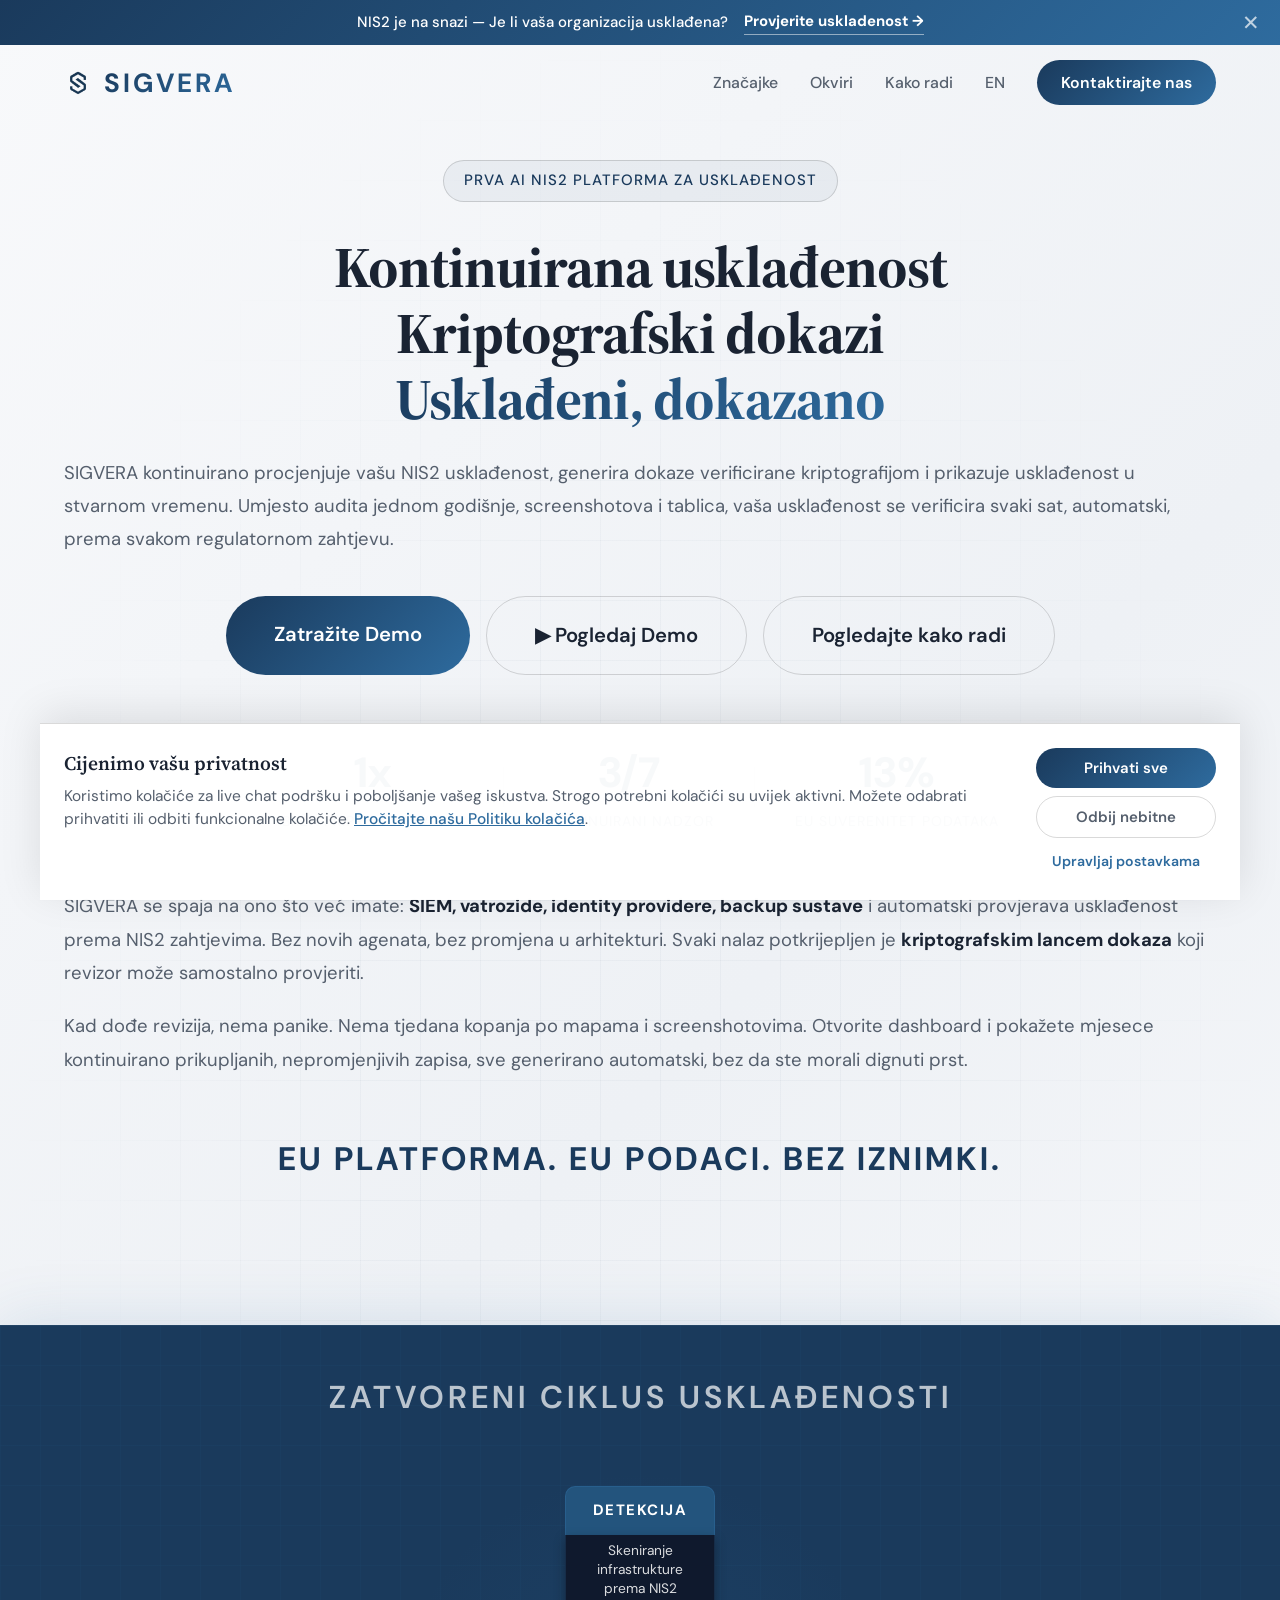
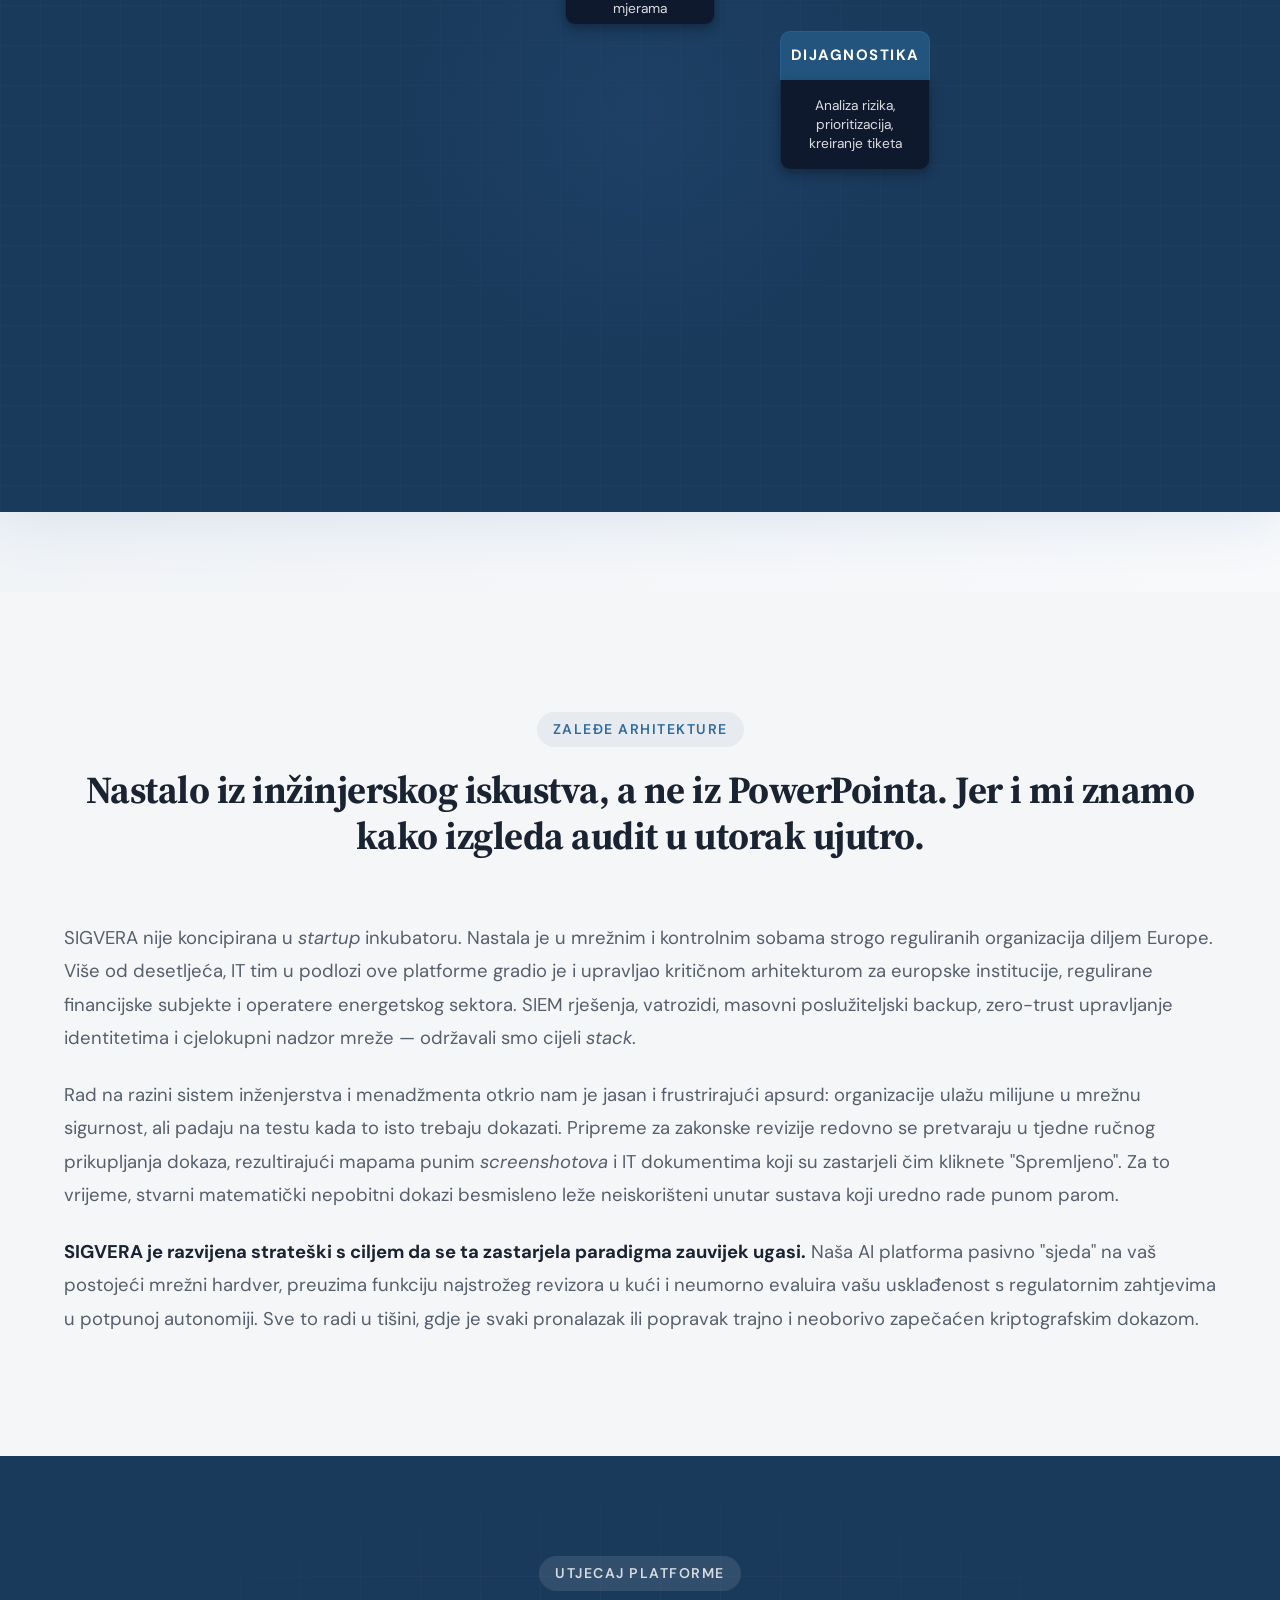
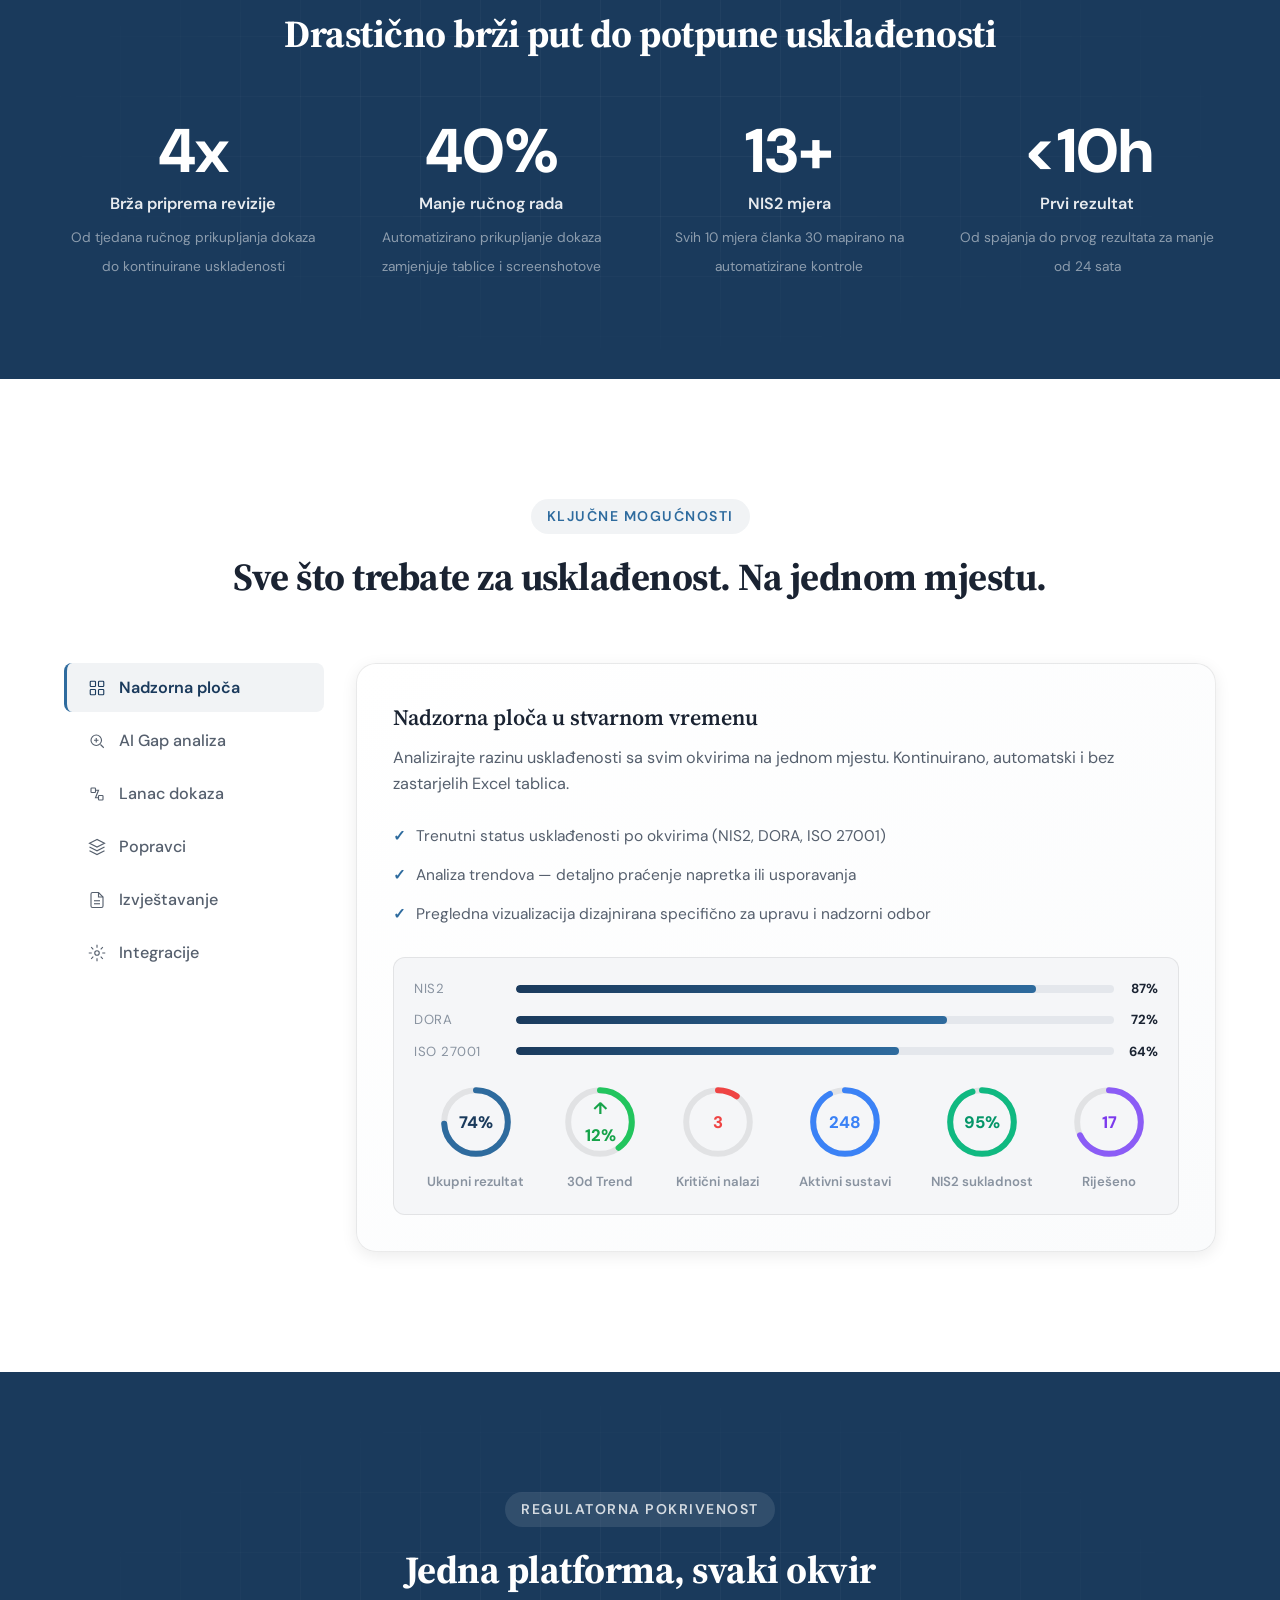
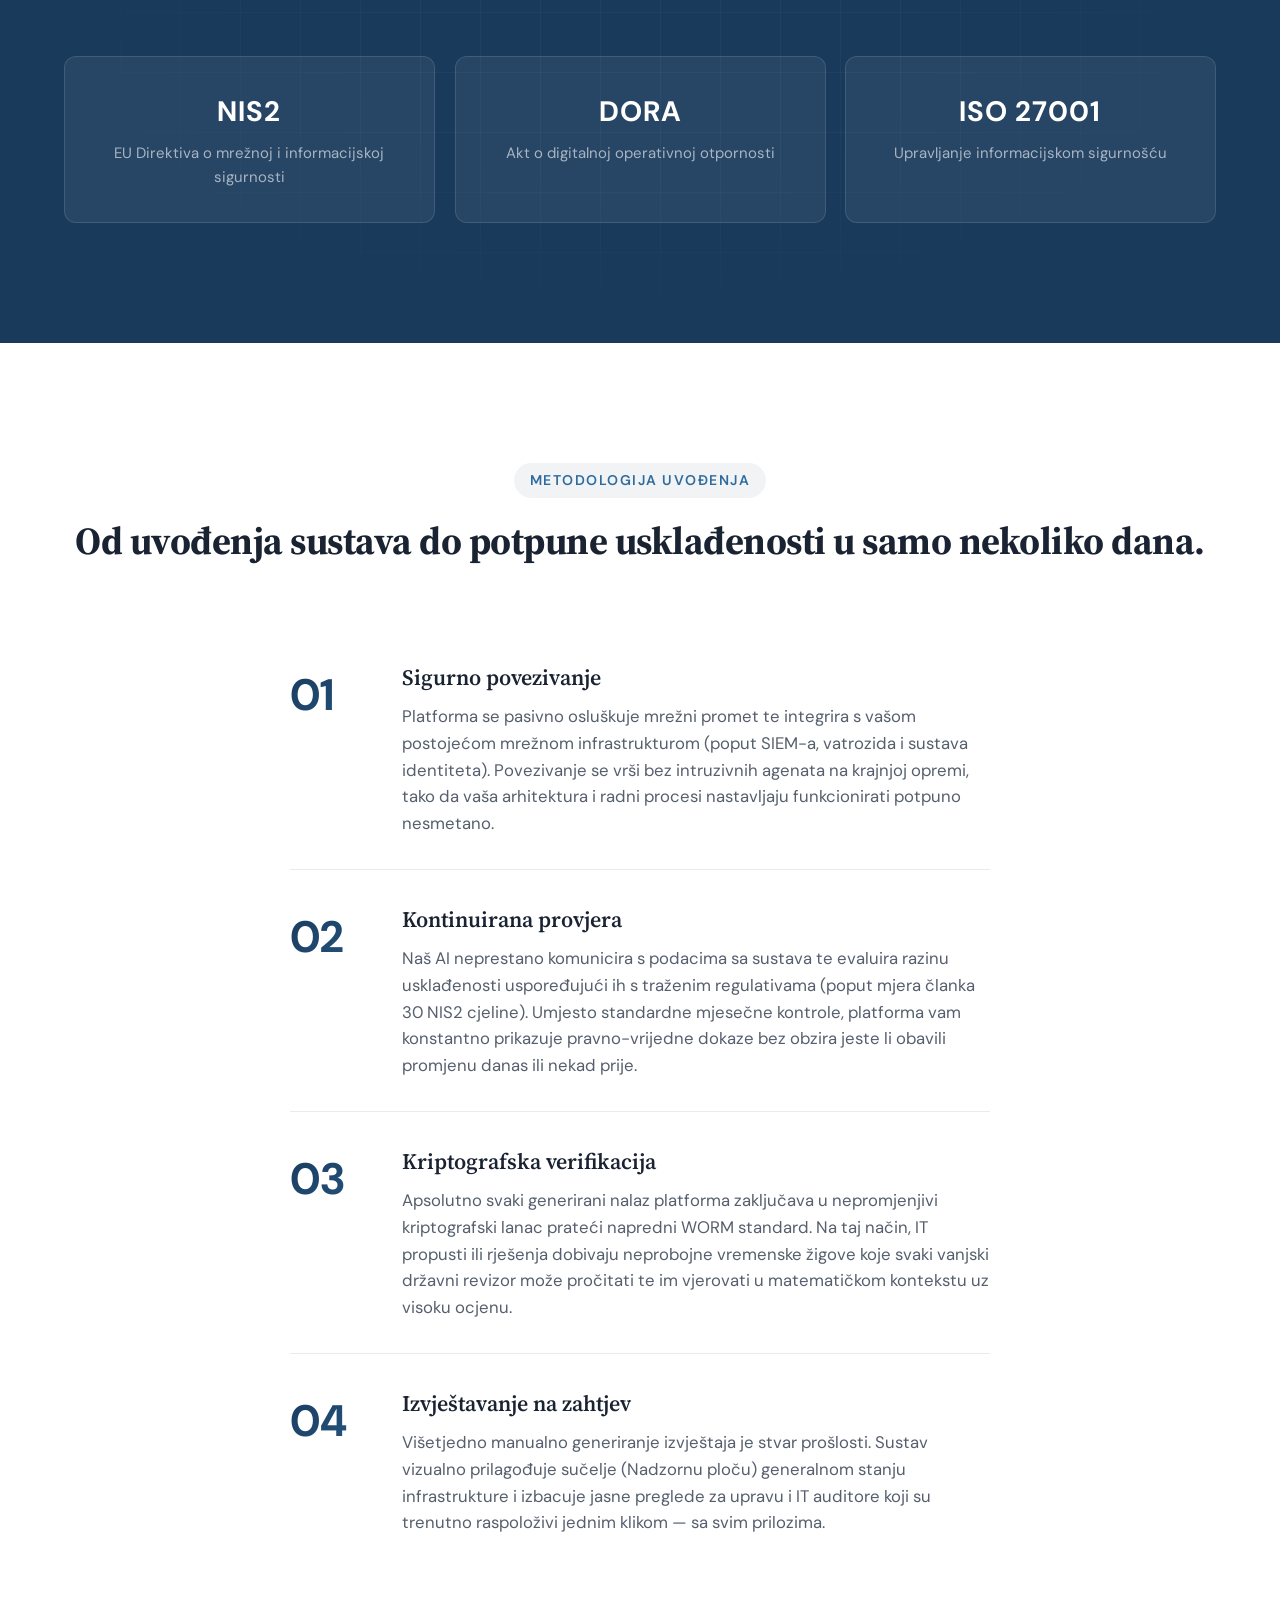
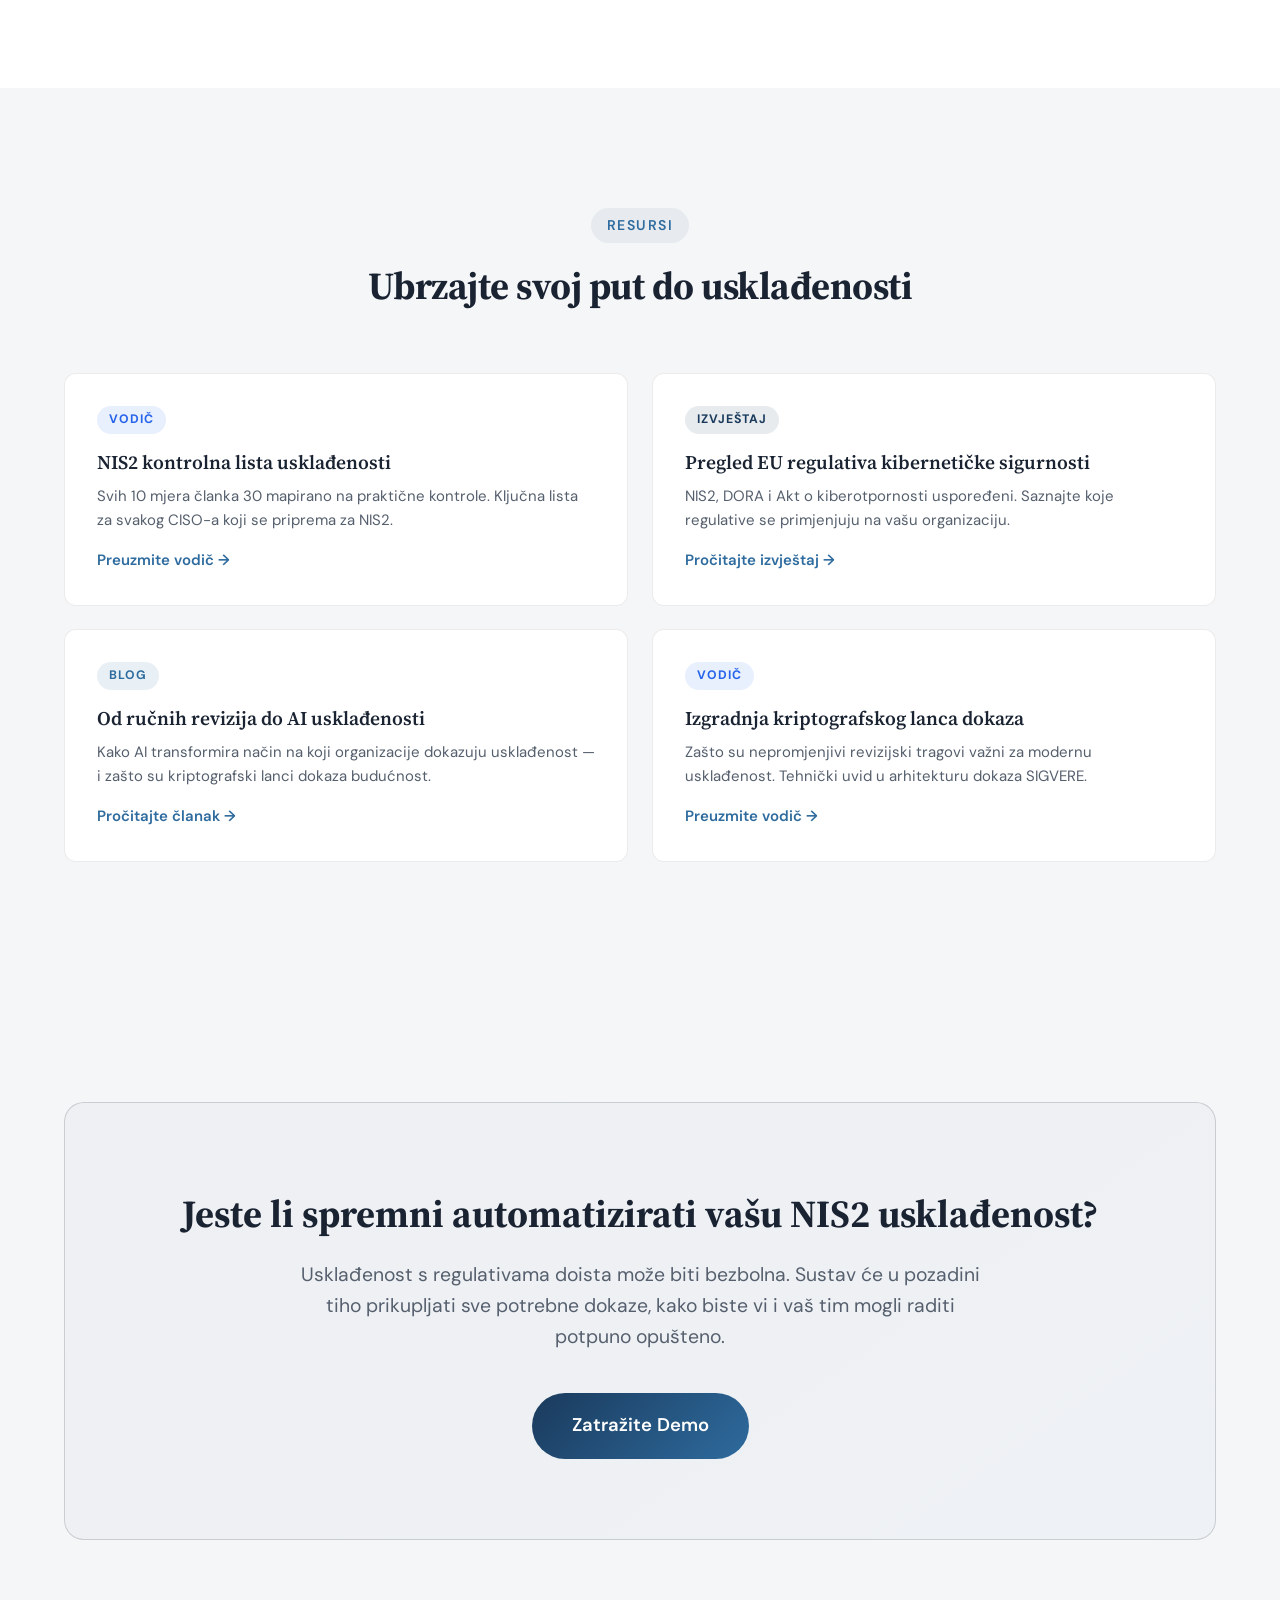
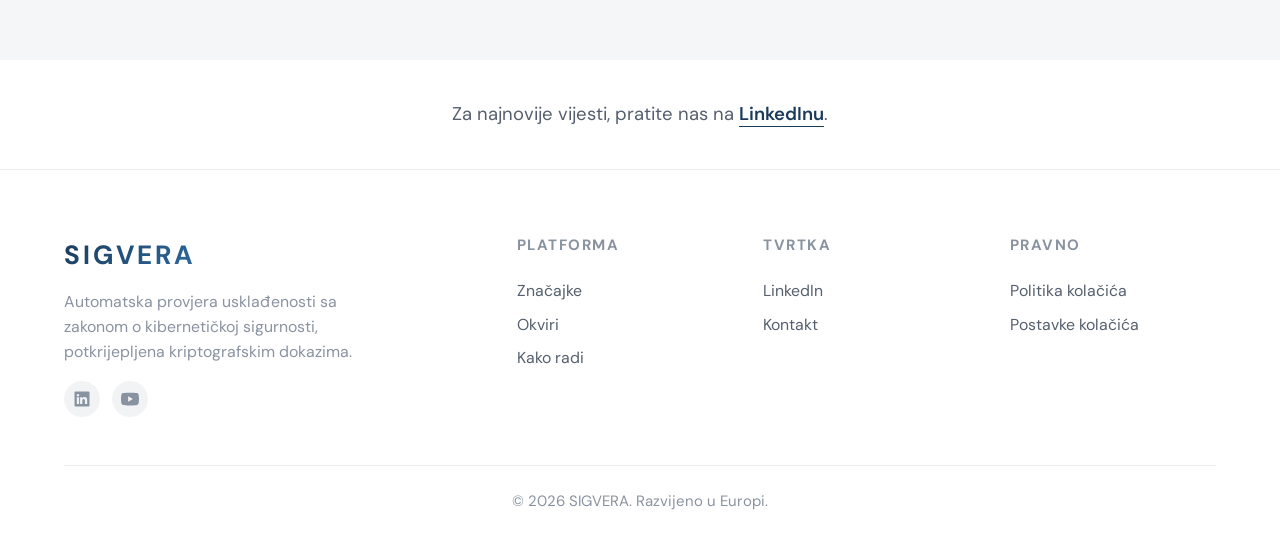
<file: hr/index.html>
<!DOCTYPE html>
<html lang="hr">
<head>
    <meta charset="UTF-8">
    <meta name="viewport" content="width=device-width, initial-scale=1.0">
    <title>SIGVERA — AI NIS2 Platforma za Usklađenost | Usklađeni. Dokazano.</title>
    <meta name="description" content="SIGVERA automatizira NIS2 usklađenost pomoću AI procjene sigurnosti, kriptografskih dokaza i bodovanja usklađenosti u stvarnom vremenu. Izgrađeno u EU, za EU.">
    <meta name="keywords" content="NIS2 zakon, NIS2 usklađenost, NIS2 platforma, NIS2 automatizacija, NIS2 gap analiza, NIS2 procjena rizika, kibernetička sigurnost, zakon o kibernetičkoj sigurnosti, sigurnosna revizija, kritična infrastruktura, automatizacija usklađenosti, kontinuirano praćenje usklađenosti, kibernetička otpornost, ISO 27001, DORA, NIS2 compliance, cybersecurity automation, AI compliance platform">
    <meta name="robots" content="index, follow">
    <meta name="author" content="SIGVERA">
    <link rel="canonical" href="https://sigvera.eu/hr/">
    <link rel="alternate" hreflang="en" href="https://sigvera.eu/">
    <link rel="alternate" hreflang="hr" href="https://sigvera.eu/hr/">
    <link rel="alternate" hreflang="x-default" href="https://sigvera.eu/">
    <link rel="icon" type="image/png" sizes="192x192" href="/favicon.png">
    <link rel="shortcut icon" href="/favicon.ico">
    <link rel="apple-touch-icon" sizes="192x192" href="/favicon.png">

    <!-- Open Graph -->
    <meta property="og:title" content="SIGVERA — AI NIS2 Platforma za Usklađenost">
    <meta property="og:description" content="Kontinuirana usklađenost. Kriptografski dokazi. Usklađeni. Dokazano.">
    <meta property="og:type" content="website">
    <meta property="og:url" content="https://sigvera.eu/hr/">
    <meta property="og:site_name" content="SIGVERA">
    <meta property="og:locale" content="hr_HR">
    <meta property="og:image" content="https://sigvera.eu/og-image.png?v=2">
    <meta property="og:image:width" content="1200">
    <meta property="og:image:height" content="630">
    <meta property="og:image:type" content="image/png">

    <!-- Twitter Card -->
    <meta name="twitter:card" content="summary_large_image">
    <meta name="twitter:title" content="SIGVERA — AI NIS2 Platforma za Usklađenost">
    <meta name="twitter:description" content="Kontinuirana usklađenost. Kriptografski dokazi. Usklađeni. Dokazano.">
    <meta name="twitter:image" content="https://sigvera.eu/og-image.png?v=2">

    <!-- Structured Data -->
    <script type="application/ld+json">
    {
        "@context": "https://schema.org",
        "@type": "Organization",
        "name": "SIGVERA",
        "url": "https://sigvera.eu",
        "description": "AI NIS2 platforma za usklađenost — kontinuirana procjena sigurnosti s kriptografskim dokazima",
        "sameAs": ["https://www.linkedin.com/company/sigvera"]
    }
    </script>

    <link rel="preconnect" href="https://fonts.googleapis.com">
    <link rel="preconnect" href="https://fonts.gstatic.com" crossorigin>
    <link href="https://fonts.googleapis.com/css2?family=DM+Sans:wght@300;400;500;600;700&family=Source+Serif+4:wght@400;600;700&display=swap" rel="stylesheet">
    <link rel="stylesheet" href="../style.css?v=2">
</head>
<body>
    <!-- Announcement Bar -->
    <div class="announcement-bar" id="announcementBar">
        <span>NIS2 je na snazi — Je li vaša organizacija usklađena?</span>
        <a href="#" onclick="openContactModal(); return false;">Provjerite uskladenost →</a>
        <button class="announcement-bar-close" onclick="dismissAnnouncement()" aria-label="Zatvori">✕</button>
    </div>

    <!-- Navigation -->
    <nav class="nav" id="nav">
        <div class="nav-container">
            <div class="nav-logo">
                <a href="#hero" style="display: flex; align-items: center; text-decoration: none;">
                    <img src="../favicon.png" alt="SIGVERA Icon" style="width: 28px; height: 28px; margin-right: 12px; border-radius: 4px;">
                    <span class="logo-text">SIGVERA</span>
                </a>
            </div>
            <div class="nav-links">
                <a href="#features">Značajke</a>
                <a href="#frameworks">Okviri</a>
                <a href="#how-it-works">Kako radi</a>
                <a href="../" onclick="localStorage.setItem('sigvera_lang','en')">EN</a>
                <a href="#contact" class="nav-cta">Kontaktirajte nas</a>
            </div>
        </div>
    </nav>

    <!-- Hero Section -->
    <section class="hero" id="hero">
        <div class="hero-bg-grid"></div>
        <div class="hero-content">
            <div class="hero-badge">Prva AI NIS2 Platforma za Usklađenost</div>
            <h1>
                <span class="title-line title-line-1">Kontinuirana usklađenost</span><br>
                <span class="title-line title-line-2">Kriptografski dokazi</span><br>
                <span class="title-line title-line-3 hero-highlight">Usklađeni, dokazano</span>
            </h1>
            <div class="hero-description">
                <p>SIGVERA kontinuirano procjenjuje vašu NIS2 usklađenost, generira dokaze verificirane kriptografijom i prikazuje usklađenost u stvarnom vremenu. Umjesto audita jednom godišnje, screenshotova i tablica, vaša usklađenost se verificira svaki sat, automatski, prema svakom regulatornom zahtjevu.</p>
            </div>
            <div class="hero-cta-group">
                <a href="#" class="btn btn-primary" onclick="openContactModal(); return false;">Zatražite Demo</a>
                <a href="#" class="btn btn-secondary" onclick="openDemoModal(); return false;">▶ Pogledaj Demo</a>
                <a href="#how-it-works" class="btn btn-secondary">Pogledajte kako radi</a>
            </div>
            <div class="hero-stats">
                <div class="stat">
                    <span class="stat-number" data-target="10" data-suffix="x">0x</span>
                    <span class="stat-label">Brža priprema revizije</span>
                </div>
                <div class="stat-divider"></div>
                <div class="stat">
                    <span class="stat-number" data-target="24" data-suffix="/7">0/7</span>
                    <span class="stat-label">Kontinuirani nadzor</span>
                </div>
                <div class="stat-divider"></div>
                <div class="stat">
                    <span class="stat-number" data-target="100" data-suffix="%">0%</span>
                    <span class="stat-label">EU suverenitet podataka</span>
                </div>
            </div>
            <div class="hero-description" style="margin-top: 56px; margin-bottom: 0;">
                <p>SIGVERA se spaja na ono što već imate: <strong>SIEM, vatrozide, identity providere, backup sustave</strong> i automatski provjerava usklađenost prema NIS2 zahtjevima. Bez novih agenata, bez promjena u arhitekturi. Svaki nalaz potkrijepljen je <strong>kriptografskim lancem dokaza</strong> koji revizor može samostalno provjeriti.</p>
                <p>Kad dođe revizija, nema panike. Nema tjedana kopanja po mapama i screenshotovima. Otvorite dashboard i pokažete mjesece kontinuirano prikupljanih, nepromjenjivih zapisa, sve generirano automatski, bez da ste morali dignuti prst.</p>
            </div>
            <div class="hero-eu-banner">
                <span><strong>EU platforma. EU podaci. Bez iznimki.</strong></span>
            </div>
            <div class="hero-diagram scroll-section">
                <h2 class="diagram-title scroll-animate delay-1">Zatvoreni ciklus usklađenosti</h2>
                <div class="loop-container" id="loopContainer">
                    <svg class="loop-arrows" id="loopArrows" viewBox="0 0 600 600"></svg>
                    <div class="loop-phase phase-detect" data-phase="0">
                        <div class="phase-title">DETEKCIJA</div>
                        <div class="phase-desc">Skeniranje infrastrukture prema NIS2 mjerama</div>
                    </div>
                    <div class="loop-phase phase-diagnose" data-phase="1">
                        <div class="phase-title">DIJAGNOSTIKA</div>
                        <div class="phase-desc">Analiza rizika, prioritizacija, kreiranje tiketa</div>
                    </div>
                    <div class="loop-phase phase-remediate" data-phase="2">
                        <div class="phase-title">KOREKCIJA</div>
                        <div class="phase-desc">Generiranje i provedba koraka za popravak</div>
                    </div>
                    <div class="loop-phase phase-verify" data-phase="3">
                        <div class="phase-title">VERIFIKACIJA</div>
                        <div class="phase-desc">Provjera jesu li popravci stvarno primijenjeni</div>
                    </div>
                    <div class="loop-phase phase-certify" data-phase="4">
                        <div class="phase-title">CERTIFIKACIJA</div>
                        <div class="phase-desc">Svaki nalaz potpisan i nepromjenjiv</div>
                    </div>
                    <div class="loop-center">SIGVERA</div>
                </div>
            </div>
        </div>
    </section>

    <!-- Origin Story Section -->
    <section class="origin scroll-section" id="origin">
        <div class="container">
            <div class="section-header scroll-animate delay-1">
                <span class="section-tag">Zaleđe arhitekture</span>
                <h2>Nastalo iz inžinjerskog iskustva, a ne iz PowerPointa. Jer i mi znamo kako izgleda audit u utorak ujutro.</h2>
            </div>
            <div class="origin-content">
                <p class="scroll-animate delay-2">SIGVERA nije koncipirana u <em>startup</em> inkubatoru. Nastala je u mrežnim i kontrolnim sobama strogo reguliranih organizacija diljem Europe. Više od desetljeća, IT tim u podlozi ove platforme gradio je i upravljao kritičnom arhitekturom za europske institucije, regulirane financijske subjekte i operatere energetskog sektora. SIEM rješenja, vatrozidi, masovni poslužiteljski backup, zero-trust upravljanje identitetima i cjelokupni nadzor mreže — održavali smo cijeli <em>stack</em>.</p>
                <p class="scroll-animate delay-3">Rad na razini sistem inženjerstva i menadžmenta otkrio nam je jasan i frustrirajući apsurd: organizacije ulažu milijune u mrežnu sigurnost, ali padaju na testu kada to isto trebaju dokazati. Pripreme za zakonske revizije redovno se pretvaraju u tjedne ručnog prikupljanja dokaza, rezultirajući mapama punim <em>screenshotova</em> i IT dokumentima koji su zastarjeli čim kliknete "Spremljeno". Za to vrijeme, stvarni matematički nepobitni dokazi besmisleno leže neiskorišteni unutar sustava koji uredno rade punom parom.</p>
                <p class="scroll-animate delay-4"><strong>SIGVERA je razvijena strateški s ciljem da se ta zastarjela paradigma zauvijek ugasi.</strong> Naša AI platforma pasivno "sjeda" na vaš postojeći mrežni hardver, preuzima funkciju najstrožeg revizora u kući i neumorno evaluira vašu usklađenost s regulatornim zahtjevima u potpunoj autonomiji. Sve to radi u tišini, gdje je svaki pronalazak ili popravak trajno i neoborivo zapečaćen kriptografskim dokazom.</p>
            </div>
        </div>
    </section>

    <!-- Impact Stats -->
    <section class="impact-stats scroll-section">
        <div class="container">
            <div class="section-header scroll-animate delay-1">
                <span class="section-tag">Utjecaj platforme</span>
                <h2>Drastično brži put do potpune usklađenosti</h2>
            </div>
            <div class="impact-stats-grid">
                <div class="impact-stat scroll-animate delay-2"><span class="impact-stat-number stat-counter" data-target="10" data-suffix="x">0x</span><span class="impact-stat-label">Brža priprema revizije</span><span class="impact-stat-desc">Od tjedana ručnog prikupljanja dokaza do kontinuirane uskladenosti</span></div>
                <div class="impact-stat scroll-animate delay-3"><span class="impact-stat-number stat-counter" data-target="90" data-suffix="%">0%</span><span class="impact-stat-label">Manje ručnog rada</span><span class="impact-stat-desc">Automatizirano prikupljanje dokaza zamjenjuje tablice i screenshotove</span></div>
                <div class="impact-stat scroll-animate delay-4"><span class="impact-stat-number stat-counter" data-target="30" data-suffix="+">0+</span><span class="impact-stat-label">NIS2 mjera</span><span class="impact-stat-desc">Svih 10 mjera članka 30 mapirano na automatizirane kontrole</span></div>
                <div class="impact-stat scroll-animate delay-5"><span class="impact-stat-number stat-counter" data-target="24" data-prefix="&lt;" data-suffix="h">&lt;0h</span><span class="impact-stat-label">Prvi rezultat</span><span class="impact-stat-desc">Od spajanja do prvog rezultata za manje od 24 sata</span></div>
            </div>
        </div>
    </section>

    <!-- Features Section (Tabbed) -->
    <section class="features scroll-section" id="features">
        <div class="container">
            <div class="section-header scroll-animate delay-1">
                <span class="section-tag">Ključne mogućnosti</span>
                <h2>Sve što trebate za usklađenost. Na jednom mjestu.</h2>
            </div>
            <div class="feature-tabs-container scroll-animate delay-2">
                <div class="tab-nav">
                    <button class="tab-btn active" data-tab="tabDashboard"><span class="tab-btn-icon"><svg viewBox="0 0 24 24" fill="none" stroke="currentColor" stroke-width="1.5"><rect x="3" y="3" width="7" height="7" rx="1"/><rect x="14" y="3" width="7" height="7" rx="1"/><rect x="3" y="14" width="7" height="7" rx="1"/><rect x="14" y="14" width="7" height="7" rx="1"/></svg></span> Nadzorna ploča</button>
                    <button class="tab-btn" data-tab="tabAnalysis"><span class="tab-btn-icon"><svg viewBox="0 0 24 24" fill="none" stroke="currentColor" stroke-width="1.5"><circle cx="11" cy="11" r="7"/><path d="M21 21l-4.35-4.35"/><path d="M8 11h6M11 8v6"/></svg></span> AI Gap analiza</button>
                    <button class="tab-btn" data-tab="tabEvidence"><span class="tab-btn-icon"><svg viewBox="0 0 24 24" fill="none" stroke="currentColor" stroke-width="1.5"><rect x="4" y="4" width="6" height="6" rx="1"/><rect x="14" y="14" width="6" height="6" rx="1"/><path d="M10 7h4l-4 10h4"/></svg></span> Lanac dokaza</button>
                    <button class="tab-btn" data-tab="tabRemediation"><span class="tab-btn-icon"><svg viewBox="0 0 24 24" fill="none" stroke="currentColor" stroke-width="1.5"><path d="M12 2L2 7l10 5 10-5-10-5z"/><path d="M2 17l10 5 10-5"/><path d="M2 12l10 5 10-5"/></svg></span> Popravci</button>
                    <button class="tab-btn" data-tab="tabReporting"><span class="tab-btn-icon"><svg viewBox="0 0 24 24" fill="none" stroke="currentColor" stroke-width="1.5"><path d="M14 2H6a2 2 0 00-2 2v16a2 2 0 002 2h12a2 2 0 002-2V8z"/><polyline points="14 2 14 8 20 8"/><line x1="16" y1="13" x2="8" y2="13"/><line x1="16" y1="17" x2="8" y2="17"/></svg></span> Izvještavanje</button>
                    <button class="tab-btn" data-tab="tabIntegration"><span class="tab-btn-icon"><svg viewBox="0 0 24 24" fill="none" stroke="currentColor" stroke-width="1.5"><circle cx="12" cy="12" r="3"/><path d="M12 1v4M12 19v4M4.22 4.22l2.83 2.83M16.95 16.95l2.83 2.83M1 12h4M19 12h4M4.22 19.78l2.83-2.83M16.95 7.05l2.83-2.83"/></svg></span> Integracije</button>
                </div>
                <div class="tab-panels">
                    <div class="tab-panel active" id="tabDashboard">
                        <h3>Nadzorna ploča u stvarnom vremenu</h3>
                        <p>Analizirajte razinu usklađenosti sa svim okvirima na jednom mjestu. Kontinuirano, automatski i bez zastarjelih Excel tablica.</p>
                        <ul class="tab-highlights">
                            <li>Trenutni status usklađenosti po okvirima (NIS2, DORA, ISO 27001)</li>
                            <li>Analiza trendova — detaljno praćenje napretka ili usporavanja</li>
                            <li>Pregledna vizualizacija dizajnirana specifično za upravu i nadzorni odbor</li>
                        </ul>
                        <div class="tab-visual">
                            <div class="mockup-bar"><span class="mockup-bar-label">NIS2</span><div class="mockup-bar-track"><div class="mockup-bar-fill" style="width:87%"></div></div><span class="mockup-bar-value">87%</span></div>
                            <div class="mockup-bar"><span class="mockup-bar-label">DORA</span><div class="mockup-bar-track"><div class="mockup-bar-fill" style="width:72%"></div></div><span class="mockup-bar-value">72%</span></div>
                            <div class="mockup-bar"><span class="mockup-bar-label">ISO 27001</span><div class="mockup-bar-track"><div class="mockup-bar-fill" style="width:64%"></div></div><span class="mockup-bar-value">64%</span></div>
                            <div style="display:flex;justify-content:center;margin-top:24px;gap:40px;flex-wrap:wrap">
                                <div style="text-align:center">
                                    <div class="mockup-gauge">
                                        <svg viewBox="0 0 36 36"><path class="gauge-bg" d="M18 2.0845 a 15.9155 15.9155 0 0 1 0 31.831 a 15.9155 15.9155 0 0 1 0 -31.831" /><path class="gauge-path" style="stroke: var(--accent-steel); --target: 74;" d="M18 2.0845 a 15.9155 15.9155 0 0 1 0 31.831 a 15.9155 15.9155 0 0 1 0 -31.831" /></svg>
                                        <div class="gauge-content"><span class="gauge-number" style="color:var(--accent-navy)">74%</span></div>
                                    </div>
                                    <span style="font-size:0.75rem;color:var(--text-muted);font-weight:600">Ukupni rezultat</span>
                                </div>
                                <div style="text-align:center">
                                    <div class="mockup-gauge">
                                        <svg viewBox="0 0 36 36"><path class="gauge-bg" d="M18 2.0845 a 15.9155 15.9155 0 0 1 0 31.831 a 15.9155 15.9155 0 0 1 0 -31.831" /><path class="gauge-path" style="stroke: #22c55e; --target: 40;" d="M18 2.0845 a 15.9155 15.9155 0 0 1 0 31.831 a 15.9155 15.9155 0 0 1 0 -31.831" /></svg>
                                        <div class="gauge-content"><span class="gauge-number" style="color:#16a34a">↑ 12%</span></div>
                                    </div>
                                    <span style="font-size:0.75rem;color:var(--text-muted);font-weight:600">30d Trend</span>
                                </div>
                                <div style="text-align:center">
                                    <div class="mockup-gauge">
                                        <svg viewBox="0 0 36 36"><path class="gauge-bg" d="M18 2.0845 a 15.9155 15.9155 0 0 1 0 31.831 a 15.9155 15.9155 0 0 1 0 -31.831" /><path class="gauge-path" style="stroke: #ef4444; --target: 10;" d="M18 2.0845 a 15.9155 15.9155 0 0 1 0 31.831 a 15.9155 15.9155 0 0 1 0 -31.831" /></svg>
                                        <div class="gauge-content"><span class="gauge-number" style="color:#ef4444">3</span></div>
                                    </div>
                                    <span style="font-size:0.75rem;color:var(--text-muted);font-weight:600">Kritični nalazi</span>
                                </div>
                                <div style="text-align:center">
                                    <div class="mockup-gauge">
                                        <svg viewBox="0 0 36 36"><path class="gauge-bg" d="M18 2.0845 a 15.9155 15.9155 0 0 1 0 31.831 a 15.9155 15.9155 0 0 1 0 -31.831" /><path class="gauge-path" style="stroke: #3b82f6; --target: 92;" d="M18 2.0845 a 15.9155 15.9155 0 0 1 0 31.831 a 15.9155 15.9155 0 0 1 0 -31.831" /></svg>
                                        <div class="gauge-content"><span class="gauge-number" style="color:#3b82f6">248</span></div>
                                    </div>
                                    <span style="font-size:0.75rem;color:var(--text-muted);font-weight:600">Aktivni sustavi</span>
                                </div>
                                <div style="text-align:center">
                                    <div class="mockup-gauge">
                                        <svg viewBox="0 0 36 36"><path class="gauge-bg" d="M18 2.0845 a 15.9155 15.9155 0 0 1 0 31.831 a 15.9155 15.9155 0 0 1 0 -31.831" /><path class="gauge-path" style="stroke: #10b981; --target: 95;" d="M18 2.0845 a 15.9155 15.9155 0 0 1 0 31.831 a 15.9155 15.9155 0 0 1 0 -31.831" /></svg>
                                        <div class="gauge-content"><span class="gauge-number" style="color:#059669">95%</span></div>
                                    </div>
                                    <span style="font-size:0.75rem;color:var(--text-muted);font-weight:600">NIS2 sukladnost</span>
                                </div>
                                <div style="text-align:center">
                                    <div class="mockup-gauge">
                                        <svg viewBox="0 0 36 36"><path class="gauge-bg" d="M18 2.0845 a 15.9155 15.9155 0 0 1 0 31.831 a 15.9155 15.9155 0 0 1 0 -31.831" /><path class="gauge-path" style="stroke: #8b5cf6; --target: 68;" d="M18 2.0845 a 15.9155 15.9155 0 0 1 0 31.831 a 15.9155 15.9155 0 0 1 0 -31.831" /></svg>
                                        <div class="gauge-content"><span class="gauge-number" style="color:#7c3aed">17</span></div>
                                    </div>
                                    <span style="font-size:0.75rem;color:var(--text-muted);font-weight:600">Riješeno</span>
                                </div>
                            </div>
                        </div>
                    </div>
                    <div class="tab-panel" id="tabAnalysis">
                        <h3>Automatska analiza propusta (Gap Analysis)</h3>
                        <p>Naš AI sustav skenira infrastrukturu iz perspektive tehničkog revizora i automatski preslikava svaki nalaz na konkretne zakonske i regulatorne stavke.</p>
                        <ul class="tab-highlights">
                            <li>Automatizirano skeniranje SIEM sustava, vatrozida i upravljanja identitetima</li>
                            <li>Preslikavanje tehničkih nalaza u specifične zakonske zahtjeve (npr. NIS2 Članak 30)</li>
                            <li>Rizici strogo rangirani prema potencijalnom utjecaju na poslovanje</li>
                            <li>Kontinuirana procjena usklađenosti umjesto povremenih i jednokratnih audita</li>
                        </ul>
                        <div class="tab-visual">
                            <div style="display:flex;flex-direction:column;gap:8px">
                                <div style="display:flex;align-items:center;gap:10px;padding:8px 12px;background:#fff;border-radius:6px;border-left:3px solid #ef4444"><span style="font-size:0.7rem;font-weight:700;color:#ef4444;min-width:55px">KRITIČNO</span><span style="font-size:0.8rem;color:var(--text-secondary)">MFA nije aktiviran za admin račune</span><span style="margin-left:auto;font-size:0.7rem;color:var(--text-muted)">Čl. 30(1)(j)</span></div>
                                <div style="display:flex;align-items:center;gap:10px;padding:8px 12px;background:#fff;border-radius:6px;border-left:3px solid #f59e0b"><span style="font-size:0.7rem;font-weight:700;color:#f59e0b;min-width:55px">VISOKO</span><span style="font-size:0.8rem;color:var(--text-secondary)">Nema šifriranja za backup pohranu</span><span style="margin-left:auto;font-size:0.7rem;color:var(--text-muted)">Čl. 30(1)(e)</span></div>
                                <div style="display:flex;align-items:center;gap:10px;padding:8px 12px;background:#fff;border-radius:6px;border-left:3px solid #3b82f6"><span style="font-size:0.7rem;font-weight:700;color:#3b82f6;min-width:55px">SREDNJE</span><span style="font-size:0.8rem;color:var(--text-secondary)">IR plan nije testiran 12 mjeseci</span><span style="margin-left:auto;font-size:0.7rem;color:var(--text-muted)">Čl. 30(1)(b)</span></div>
                                <div style="display:flex;align-items:center;gap:10px;padding:8px 12px;background:#fff;border-radius:6px;border-left:3px solid #22c55e"><span style="font-size:0.7rem;font-weight:700;color:#22c55e;min-width:55px">PROŠLO</span><span style="font-size:0.8rem;color:var(--text-secondary)">Mrežna segmentacija ispravno konfigurirana</span><span style="margin-left:auto;font-size:0.7rem;color:var(--text-muted)">Čl. 30(1)(d)</span></div>
                            </div>
                        </div>
                    </div>
                    <div class="tab-panel" id="tabEvidence">
                        <h3>Kriptografski lanac dokaza</h3>
                        <p>Svako skeniranje infrastrukture stvara nepromjenjiv i digitalno potpisan trag dokaza koji prolazi i najstrože neovisne revizije bez ikakve rasprave.</p>
                        <ul class="tab-highlights">
                            <li>Matematički SHA-256 niz koji kontinuirano ulančano povezuje sve mjere</li>
                            <li>Precizne vremenske oznake (timestamps) potpuno otporne na naknadne manipulacije</li>
                            <li>Potpuni i neizbrisivi revizijski trag svih skeniranih operacija</li>
                            <li>IT revizori verificiraju objektivnu matematiku, a ne vaše Excel izvještaje</li>
                        </ul>
                        <div class="tab-visual">
                            <div style="display:flex;flex-direction:column;gap:2px;align-items:center">
                                <div style="background:#fff;border:1px solid var(--border);border-radius:8px;padding:10px 16px;width:100%;max-width:380px;text-align:center"><div style="font-size:0.7rem;color:var(--text-muted);margin-bottom:2px">Blok #1847 · 2026-03-19 14:32:01 UTC</div><code style="font-size:0.7rem;color:var(--accent-navy)">sha256:a3f8c1...7e92b4</code><div style="font-size:0.72rem;color:var(--text-secondary);margin-top:4px">✓ Politika pristupa verificirana</div></div>
                                <div style="color:var(--accent-steel);font-size:1.2rem">↓</div>
                                <div style="background:#fff;border:1px solid var(--border);border-radius:8px;padding:10px 16px;width:100%;max-width:380px;text-align:center"><div style="font-size:0.7rem;color:var(--text-muted);margin-bottom:2px">Blok #1848 · 2026-03-19 14:32:18 UTC</div><code style="font-size:0.7rem;color:var(--accent-navy)">sha256:b7d4e2...1f83a6</code><div style="font-size:0.72rem;color:var(--text-secondary);margin-top:4px">✓ Provjera pravila vatrozida</div></div>
                                <div style="color:var(--accent-steel);font-size:1.2rem">↓</div>
                                <div style="background:#fff;border:1px solid var(--border);border-radius:8px;padding:10px 16px;width:100%;max-width:380px;text-align:center"><div style="font-size:0.7rem;color:var(--text-muted);margin-bottom:2px">Blok #1849 · 2026-03-19 14:32:35 UTC</div><code style="font-size:0.7rem;color:var(--accent-navy)">sha256:c9e5f3...4a27d8</code><div style="font-size:0.72rem;color:var(--text-secondary);margin-top:4px">✓ MFA provedba validirana</div></div>
                            </div>
                        </div>
                    </div>
                    <div class="tab-panel" id="tabRemediation">
                        <h3>Pametno otklanjanje i sanacija</h3>
                        <p>Locirajte IT propuste i odmah ih eliminirajte. Platforma izbacuje iskoristive smjernice i specifične inženjerske korake prilagođene strukturi vaše postojeće opreme.</p>
                        <ul class="tab-highlights">
                            <li>Automatski generirani sanacijski planovi za brže zatvaranje tehničkih propusta</li>
                            <li>Preporuke svrstane prema razini opasnosti i ukupnom poslovnom utjecaju</li>
                            <li>Jasno praćenje izvršenih promjena s generiranim rješenjima u ticketing sustavu</li>
                        </ul>
                        <div class="tab-visual">
                            <div style="display:flex;flex-direction:column;gap:8px">
                                <div style="display:flex;align-items:center;gap:10px;padding:10px 14px;background:#fff;border-radius:6px;border:1px solid var(--border)"><span style="width:20px;height:20px;border-radius:50%;background:#22c55e;display:flex;align-items:center;justify-content:center;color:#fff;font-size:0.7rem;flex-shrink:0">✓</span><span style="font-size:0.82rem;color:var(--text-secondary);text-decoration:line-through">Aktiviraj MFA za sve admin račune</span><span style="margin-left:auto;font-size:0.65rem;background:rgba(34,197,94,0.1);color:#16a34a;padding:2px 8px;border-radius:50px;font-weight:600">Gotovo</span></div>
                                <div style="display:flex;align-items:center;gap:10px;padding:10px 14px;background:#fff;border-radius:6px;border:1px solid var(--border)"><span style="width:20px;height:20px;border-radius:50%;background:#3b82f6;display:flex;align-items:center;justify-content:center;color:#fff;font-size:0.65rem;flex-shrink:0">…</span><span style="font-size:0.82rem;color:var(--text-secondary)">Konfiguriraj šifriranje za backupe</span><span style="margin-left:auto;font-size:0.65rem;background:rgba(59,130,246,0.1);color:#3b82f6;padding:2px 8px;border-radius:50px;font-weight:600">U tijeku</span></div>
                                <div style="display:flex;align-items:center;gap:10px;padding:10px 14px;background:#fff;border-radius:6px;border:1px solid var(--border)"><span style="width:20px;height:20px;border-radius:50%;background:var(--border);display:flex;align-items:center;justify-content:center;flex-shrink:0"></span><span style="font-size:0.82rem;color:var(--text-secondary)">Zakaži godišnje testiranje IR plana</span><span style="margin-left:auto;font-size:0.65rem;background:rgba(107,114,128,0.1);color:#6b7280;padding:2px 8px;border-radius:50px;font-weight:600">Na čekanju</span></div>
                            </div>
                        </div>
                    </div>
                    <div class="tab-panel" id="tabReporting">
                        <h3>Automatizirano izvještavanje na zahtjev</h3>
                        <p>Generirajte elegantne izvršne sažetke za upravu ili tehnički brutalno precizne izvještaje od desetaka stranica. Sve u par sekundi uz kriptografski čiste dokaze.</p>
                        <ul class="tab-highlights">
                            <li>Kompaktni probavljivi izvještaji fokusirani na C-level upravu i nadzorni odbor</li>
                            <li>Ispis sirovih tehničkih opservacija s dokazima idealan za inženjere i vanjsku reviziju</li>
                            <li>Višetjedna nadzorna ploča praćenja rasta usklađenosti unutar tvrtke</li>
                            <li>Direktan API ili ručni izvoz izvornih dokaza u .pdf format ili .csv tablice</li>
                        </ul>
                        <div class="tab-visual">
                            <div style="display:flex;gap:12px">
                                <div style="flex:1;background:#fff;border:1px solid var(--border);border-radius:8px;padding:14px;text-align:center"><svg viewBox="0 0 24 24" fill="none" stroke="var(--accent-steel)" stroke-width="1.5" style="width:28px;height:28px;margin:0 auto 8px;display:block"><path d="M14 2H6a2 2 0 00-2 2v16a2 2 0 002 2h12a2 2 0 002-2V8z"/><polyline points="14 2 14 8 20 8"/></svg><div style="font-size:0.78rem;font-weight:600;color:var(--accent-navy)">Sažetak za upravu</div><div style="font-size:0.65rem;color:var(--text-muted);margin-top:2px">PDF · 12 stranica</div></div>
                                <div style="flex:1;background:#fff;border:1px solid var(--border);border-radius:8px;padding:14px;text-align:center"><svg viewBox="0 0 24 24" fill="none" stroke="var(--accent-steel)" stroke-width="1.5" style="width:28px;height:28px;margin:0 auto 8px;display:block"><rect x="3" y="3" width="18" height="18" rx="2"/><path d="M3 9h18M9 21V9"/></svg><div style="font-size:0.78rem;font-weight:600;color:var(--accent-navy)">Tehnički izvještaj</div><div style="font-size:0.65rem;color:var(--text-muted);margin-top:2px">PDF · 48 stranica</div></div>
                                <div style="flex:1;background:#fff;border:1px solid var(--border);border-radius:8px;padding:14px;text-align:center"><svg viewBox="0 0 24 24" fill="none" stroke="var(--accent-steel)" stroke-width="1.5" style="width:28px;height:28px;margin:0 auto 8px;display:block"><polyline points="22 12 18 12 15 21 9 3 6 12 2 12"/></svg><div style="font-size:0.78rem;font-weight:600;color:var(--accent-navy)">Trend nadzorna ploča</div><div style="font-size:0.65rem;color:var(--text-muted);margin-top:2px">Uživo · Interaktivno</div></div>
                            </div>
                        </div>
                    </div>
                    <div class="tab-panel" id="tabIntegration">
                        <h3>Potpuno platformski agnostično</h3>
                        <p>Platforma se povezuje izravno s alatima i mrežnom opremom koju već koristite. Integracija je u potpunosti pasivna bez instalacije softverskih agenata i bez ometanja postojećih operativnih procesa.</p>
                        <ul class="tab-highlights">
                            <li>Centralni SIEM i log nadzor: Wazuh, Microsoft Sentinel i Splunk</li>
                            <li>Mrežna oprema i vatrozidi: Cisco platforme (FTD/ASA), Fortinet i Palo Alto Networks</li>
                            <li>Upravljanje identitetima i korisničkim rolama: lokalni On-premise LDAP repozitoriji sve do moderne AAD Okta sinkronizacije</li>
                            <li>Sustavi upravljanja zahtjevima (ITSM tickets): automatizacija s alatima poput ServiceNow, Jira Service Management te Freshservice-a</li>
                            <li>Sustav pokreće isključivo europska Mistral umjetna inteligencija čime jamčimo potpunu privatnost i sigurnost vaših podataka</li>
                        </ul>
                        <div class="tab-visual">
                            <div style="display:grid;grid-template-columns:repeat(3,1fr);gap:8px">
                                <div style="background:#fff;border:1px solid var(--border);border-radius:6px;padding:10px;text-align:center;font-size:0.78rem;font-weight:600;color:var(--accent-navy)">Wazuh</div>
                                <div style="background:#fff;border:1px solid var(--border);border-radius:6px;padding:10px;text-align:center;font-size:0.78rem;font-weight:600;color:var(--accent-navy)">Cisco FTD</div>
                                <div style="background:#fff;border:1px solid var(--border);border-radius:6px;padding:10px;text-align:center;font-size:0.78rem;font-weight:600;color:var(--accent-navy)">Fortinet</div>
                                <div style="background:#fff;border:1px solid var(--border);border-radius:6px;padding:10px;text-align:center;font-size:0.78rem;font-weight:600;color:var(--accent-navy)">Azure AD</div>
                                <div style="background:#fff;border:1px solid var(--border);border-radius:6px;padding:10px;text-align:center;font-size:0.78rem;font-weight:600;color:var(--accent-navy)">Splunk</div>
                                <div style="background:#fff;border:1px solid var(--border);border-radius:6px;padding:10px;text-align:center;font-size:0.78rem;font-weight:600;color:var(--accent-navy)">ServiceNow</div>
                                <div style="background:#fff;border:1px solid var(--border);border-radius:6px;padding:10px;text-align:center;font-size:0.78rem;font-weight:600;color:var(--accent-navy)">Okta</div>
                                <div style="background:#fff;border:1px solid var(--border);border-radius:6px;padding:10px;text-align:center;font-size:0.78rem;font-weight:600;color:var(--accent-navy)">Palo Alto</div>
                                <div style="background:#fff;border:1px solid var(--border);border-radius:6px;padding:10px;text-align:center;font-size:0.78rem;font-weight:600;color:var(--accent-navy)">Sentinel</div>
                            </div>
                        </div>
                    </div>
                </div>
            </div>
        </div>
    </section>

    <!-- Frameworks Section -->
    <section class="frameworks scroll-section" id="frameworks">
        <div class="container">
            <div class="section-header scroll-animate delay-1">
                <span class="section-tag">Regulatorna pokrivenost</span>
                <h2>Jedna platforma, svaki okvir</h2>
            </div>
            <div class="frameworks-grid">
                <div class="framework-card scroll-animate delay-2">
                    <div class="framework-name">NIS2</div>
                    <div class="framework-desc">EU Direktiva o mrežnoj i informacijskoj sigurnosti</div>
                </div>
                <div class="framework-card scroll-animate delay-3">
                    <span class="coming-soon-badge">Uskoro</span>
                    <div class="framework-name">DORA</div>
                    <div class="framework-desc">Akt o digitalnoj operativnoj otpornosti</div>
                </div>
                <div class="framework-card scroll-animate delay-4">
                    <span class="coming-soon-badge">Uskoro</span>
                    <div class="framework-name">ISO 27001</div>
                    <div class="framework-desc">Upravljanje informacijskom sigurnošću</div>
                </div>
            </div>
        </div>
    </section>
    <!-- Removed extra closing section tag that was present here before -->

    <!-- How It Works Section -->
    <section class="how-it-works scroll-section" id="how-it-works">
        <div class="container">
            <div class="section-header scroll-animate delay-1">
                <span class="section-tag">Metodologija uvođenja</span>
                <h2>Od uvođenja sustava do potpune usklađenosti u samo nekoliko dana.</h2>
            </div>
            <div class="steps">
                <div class="step scroll-animate delay-2">
                    <div class="step-number">01</div>
                    <div class="step-content">
                        <h3>Sigurno povezivanje</h3>
                        <p>Platforma se pasivno osluškuje mrežni promet te integrira s vašom postojećom mrežnom infrastrukturom (poput SIEM-a, vatrozida i sustava identiteta). Povezivanje se vrši bez intruzivnih agenata na krajnjoj opremi, tako da vaša arhitektura i radni procesi nastavljaju funkcionirati potpuno nesmetano.</p>
                    </div>
                </div>
                <div class="step scroll-animate delay-3">
                    <div class="step-number">02</div>
                    <div class="step-content">
                        <h3>Kontinuirana provjera</h3>
                        <p>Naš AI neprestano komunicira s podacima sa sustava te evaluira razinu usklađenosti uspoređujući ih s traženim regulativama (poput mjera članka 30 NIS2 cjeline). Umjesto standardne mjesečne kontrole, platforma vam konstantno prikazuje pravno-vrijedne dokaze bez obzira jeste li obavili promjenu danas ili nekad prije.</p>
                    </div>
                </div>
                <div class="step scroll-animate delay-4">
                    <div class="step-number">03</div>
                    <div class="step-content">
                        <h3>Kriptografska verifikacija</h3>
                        <p>Apsolutno svaki generirani nalaz platforma zaključava u nepromjenjivi kriptografski lanac prateći napredni WORM standard. Na taj način, IT propusti ili rješenja dobivaju neprobojne vremenske žigove koje svaki vanjski državni revizor može pročitati te im vjerovati u matematičkom kontekstu uz visoku ocjenu.</p>
                    </div>
                </div>
                <div class="step scroll-animate delay-5">
                    <div class="step-number">04</div>
                    <div class="step-content">
                        <h3>Izvještavanje na zahtjev</h3>
                        <p>Višetjedno manualno generiranje izvještaja je stvar prošlosti. Sustav vizualno prilagođuje sučelje (Nadzornu ploču) generalnom stanju infrastrukture i izbacuje jasne preglede za upravu i IT auditore koji su trenutno raspoloživi jednim klikom — sa svim prilozima.</p>
                    </div>
                </div>
            </div>
        </div>
    </section>

    <!-- Resources Section -->
    <section class="resources-section scroll-section" id="resources">
        <div class="container">
            <div class="section-header scroll-animate delay-1">
                <span class="section-tag">Resursi</span>
                <h2>Ubrzajte svoj put do usklađenosti</h2>
            </div>
            <div class="resources-grid">
                <a class="resource-card scroll-animate delay-2" href="#" onclick="openContactModal(); return false;"><span class="resource-tag guide">Vodič</span><h3>NIS2 kontrolna lista usklađenosti</h3><p>Svih 10 mjera članka 30 mapirano na praktične kontrole. Ključna lista za svakog CISO-a koji se priprema za NIS2.</p><span class="resource-card-cta">Preuzmite vodič →</span></a>
                <a class="resource-card scroll-animate delay-3" href="#" onclick="openContactModal(); return false;"><span class="resource-tag report">Izvještaj</span><h3>Pregled EU regulativa kibernetičke sigurnosti</h3><p>NIS2, DORA i Akt o kiberotpornosti uspoređeni. Saznajte koje regulative se primjenjuju na vašu organizaciju.</p><span class="resource-card-cta">Pročitajte izvještaj →</span></a>
                <a class="resource-card scroll-animate delay-4" href="#" onclick="openContactModal(); return false;"><span class="resource-tag blog">Blog</span><h3>Od ručnih revizija do AI usklađenosti</h3><p>Kako AI transformira način na koji organizacije dokazuju usklađenost — i zašto su kriptografski lanci dokaza budućnost.</p><span class="resource-card-cta">Pročitajte članak →</span></a>
                <a class="resource-card scroll-animate delay-5" href="#" onclick="openContactModal(); return false;"><span class="resource-tag guide">Vodič</span><h3>Izgradnja kriptografskog lanca dokaza</h3><p>Zašto su nepromjenjivi revizijski tragovi važni za modernu usklađenost. Tehnički uvid u arhitekturu dokaza SIGVERE.</p><span class="resource-card-cta">Preuzmite vodič →</span></a>
            </div>
        </div>
    </section>

    <!-- CTA Section -->
    <section class="cta-section scroll-section" id="contact">
        <div class="container">
            <div class="cta-card scroll-animate delay-1">
                <h2>Jeste li spremni automatizirati vašu NIS2 usklađenost?</h2>
                <p>Usklađenost s regulativama doista može biti bezbolna. Sustav će u pozadini tiho prikupljati sve potrebne dokaze, kako biste vi i vaš tim mogli raditi potpuno opušteno.</p>
                <div class="cta-buttons">
                    <a href="#" class="btn btn-primary btn-large" onclick="openContactModal(); return false;">Zatražite Demo</a>
                </div>
            </div>
        </div>
    </section>

    <!-- LinkedIn Section -->
    <section class="linkedin-section">
        <div class="container">
            <p class="linkedin-text">Za najnovije vijesti, pratite nas na <a href="https://www.linkedin.com/company/sigvera" target="_blank">LinkedInu</a>.</p>
        </div>
    </section>

    <!-- Demo Coming Soon Modal -->
    <div class="modal-overlay" id="demoModal">
        <div class="modal-card">
            <button class="modal-close" onclick="closeDemoModal()">&times;</button>
            <div class="demo-modal-content">
                <div class="demo-modal-icon">🎬</div>
                <h3>Demo video uskoro</h3>
                <p>Pripremamo detaljan video pregled SIGVERA platforme. Ostavite svoje podatke da vas obavijestimo kada bude spreman.</p>
                <a href="#" class="btn btn-primary" onclick="closeDemoModal(); openContactModal(); return false;">Obavijestite me</a>
            </div>
        </div>
    </div>

    <!-- Contact Modal -->
    <div class="modal-overlay" id="contactModal">
        <div class="modal-card">
            <button class="modal-close" onclick="closeContactModal()">&times;</button>
            <h2>Kontaktirajte nas</h2>
            <p class="modal-subtitle">Recite nam što tražite i javit ćemo vam se uskoro.</p>
            <form id="contactForm" onsubmit="submitContactForm(event)">
                <div class="form-row">
                    <div class="form-group">
                        <label for="contactName">Ime</label>
                        <input type="text" id="contactName" name="name" required placeholder="Vaše puno ime">
                    </div>
                    <div class="form-group">
                        <label for="contactEmail">Email</label>
                        <input type="email" id="contactEmail" name="email" required placeholder="posao@tvrtka.hr">
                    </div>
                </div>
                <div class="form-row">
                    <div class="form-group">
                        <label for="contactCompany">Tvrtka</label>
                        <input type="text" id="contactCompany" name="company" placeholder="Vaša organizacija">
                    </div>
                    <div class="form-group">
                        <label for="contactInquiry">Vrsta upita</label>
                        <select id="contactInquiry" name="inquiry" required>
                            <option value="" disabled selected>Odaberite opciju</option>
                            <option value="Zatražite Demo">Zatražite Demo</option>
                            <option value="Više informacija">Više informacija</option>
                            <option value="Partnerstvo">Partnerstvo</option>
                            <option value="Cijene">Cijene</option>
                            <option value="Ostalo">Ostalo</option>
                        </select>
                    </div>
                </div>
                <div class="form-group">
                    <label for="contactMessage">Poruka</label>
                    <textarea id="contactMessage" name="message" rows="4" placeholder="Opišite nam vaše potrebe za usklađenost..."></textarea>
                </div>
                <button type="submit" class="btn btn-primary btn-large" style="width: 100%;">Pošaljite poruku</button>
            </form>
        </div>
    </div>

    <!-- Tab Switching + Announcement Bar + Demo Modal JS -->
    <script>
        document.querySelectorAll('.tab-btn').forEach(function(btn) {
            btn.addEventListener('click', function() {
                document.querySelectorAll('.tab-btn').forEach(function(b) { b.classList.remove('active'); });
                document.querySelectorAll('.tab-panel').forEach(function(p) { p.classList.remove('active', 'animating'); });
                btn.classList.add('active');
                var panel = document.getElementById(btn.dataset.tab);
                panel.classList.add('active', 'animating');
                setTimeout(function() { panel.classList.remove('animating'); }, 1500);
            });
        });
        (function() {
            var initial = document.querySelector('.tab-panel.active');
            if (initial) { initial.classList.add('animating'); setTimeout(function() { initial.classList.remove('animating'); }, 1500); }
        })();
        // Loop diagram staggered animation on scroll
        var loopAnimationDone = false;
        (function() {
            var loop = document.getElementById('loopContainer');
            if (!loop) return;

            function runSequence() {
                var phases = loop.querySelectorAll('.loop-phase');
                var center = loop.querySelector('.loop-center');
                function getArrow(i) { var a = loop.querySelectorAll('.arrow-path'); return a[i]; }
                var seq = [
                    [200,   function() { if (phases[0]) phases[0].classList.add('phase-visible'); }],
                    [700,   function() { var a = getArrow(0); if (a) a.classList.add('arrow-visible'); }],
                    [1000,  function() { if (phases[1]) phases[1].classList.add('phase-visible'); }],
                    [1500,  function() { var a = getArrow(1); if (a) a.classList.add('arrow-visible'); }],
                    [1800,  function() { if (phases[2]) phases[2].classList.add('phase-visible'); }],
                    [2300,  function() { var a = getArrow(2); if (a) a.classList.add('arrow-visible'); }],
                    [2600,  function() { if (phases[3]) phases[3].classList.add('phase-visible'); }],
                    [3100,  function() { var a = getArrow(3); if (a) a.classList.add('arrow-visible'); }],
                    [3400,  function() { if (phases[4]) phases[4].classList.add('phase-visible'); }],
                    [3900,  function() { var a = getArrow(4); if (a) a.classList.add('arrow-visible'); }],
                    [4400,  function() { if (center) center.classList.add('center-visible'); loopAnimationDone = true; setTimeout(drawLoopArrows, 50); }]
                ];
                seq.forEach(function(s) { setTimeout(s[1], s[0]); });
            }

            if ('IntersectionObserver' in window) {
                var obs = new IntersectionObserver(function(entries) {
                    entries.forEach(function(entry) {
                        if (entry.isIntersecting) {
                            runSequence();
                            obs.unobserve(loop);
                        }
                    });
                }, { threshold: 0.3 });
                obs.observe(loop);
            } else {
                runSequence();
            }
        })();
        function dismissAnnouncement() {
            var bar = document.getElementById('announcementBar');
            if (bar) bar.remove();
            document.body.classList.remove('has-announcement');
            localStorage.setItem('sigvera_announcement_dismissed', '1');
        }
        (function() {
            if (localStorage.getItem('sigvera_announcement_dismissed')) {
                var bar = document.getElementById('announcementBar');
                if (bar) bar.remove();
            } else {
                document.body.classList.add('has-announcement');
            }
        })();
        function openDemoModal() {
            document.getElementById('demoModal').classList.add('active');
            document.body.style.overflow = 'hidden';
        }
        function closeDemoModal() {
            document.getElementById('demoModal').classList.remove('active');
            document.body.style.overflow = '';
        }
        document.getElementById('demoModal').addEventListener('click', function(e) {
            if (e.target === this) closeDemoModal();
        });

        // Stats counter animation & Scroll animations
        function setupAnimations() {
            var numberObs = new IntersectionObserver(function(entries) {
                entries.forEach(function(entry) {
                    if (entry.isIntersecting) {
                        var el = entry.target;
                        if (!el.dataset.animated) {
                            el.dataset.animated = 'true';
                            var target = parseInt(el.getAttribute('data-target'));
                            var suffix = el.getAttribute('data-suffix') || '';
                            var prefix = el.getAttribute('data-prefix') || '';
                            var current = 0;
                            var duration = el.classList.contains('impact-stat-number') ? 2500 : 1200; // ms
                            var increment = target / (duration / 40); // update every 40ms
                            
                            var timer = setInterval(function() {
                                current += increment;
                                if (current >= target) {
                                    el.textContent = prefix + target + suffix;
                                    clearInterval(timer);
                                } else {
                                    el.textContent = prefix + Math.floor(current) + suffix;
                                }
                            }, 40);
                        }
                    }
                });
            }, { threshold: 0.1 });

            // Initialize scroll animations
            var scrollObs = new IntersectionObserver(function(entries) {
                entries.forEach(function(entry) {
                    if (entry.isIntersecting) {
                        entry.target.classList.add('is-visible');
                        scrollObs.unobserve(entry.target);
                    }
                });
            }, { threshold: 0.15 });

            document.querySelectorAll('.scroll-section').forEach(function(el) {
                scrollObs.observe(el);
            });

            // Observe impact stats immediately based on scroll
            document.querySelectorAll('.impact-stat-number.stat-counter').forEach(function(el) {
                numberObs.observe(el);
            });

            // For hero stats, we delay the observation slightly so they don't count up while invisible during CSS fade-up
            setTimeout(function() {
                document.querySelectorAll('.hero-stats .stat-number').forEach(function(el) {
                    numberObs.observe(el);
                });
            }, 1700);
        }

        window.addEventListener('load', setupAnimations);
    </script>

    <!-- Cookie Consent Banner -->
    <div class="cookie-banner" id="cookieBanner">
        <div class="cookie-banner-inner">

            <div class="cookie-text">
                <h3>Cijenimo vašu privatnost</h3>
                <p>Koristimo kolačiće za live chat podršku i poboljšanje vašeg iskustva. Strogo potrebni kolačići su uvijek aktivni. Možete odabrati prihvatiti ili odbiti funkcionalne kolačiće. <a href="cookie-policy.html">Pročitajte našu Politiku kolačića</a>.</p>
                <!-- Upravljanje postavkama -->
                <div class="cookie-preferences" id="cookiePreferences">
                    <div class="cookie-pref-item">
                        <div class="cookie-pref-info">
                            <h4>Strogo potrebni</h4>
                            <p>Potrebni za funkcioniranje web stranice (jezik, postavke pristanka)</p>
                        </div>
                        <label class="cookie-toggle">
                            <input type="checkbox" checked disabled>
                            <span class="cookie-toggle-slider"></span>
                        </label>
                    </div>
                    <div class="cookie-pref-item">
                        <div class="cookie-pref-info">
                            <h4>Funkcionalni</h4>
                            <p>Live chat podrška (Tawk.to) — omogućuje pomoć u stvarnom vremenu</p>
                        </div>
                        <label class="cookie-toggle">
                            <input type="checkbox" id="cookieFunctional" checked>
                            <span class="cookie-toggle-slider"></span>
                        </label>
                    </div>
                    <div class="cookie-pref-actions">
                        <button class="cookie-btn cookie-btn-accept" onclick="savePreferences()">Spremi postavke</button>
                    </div>
                </div>
            </div>
            <div class="cookie-actions" id="cookieMainActions">
                <button class="cookie-btn cookie-btn-accept" onclick="acceptAllCookies()">Prihvati sve</button>
                <button class="cookie-btn cookie-btn-reject" onclick="rejectNonEssential()">Odbij nebitne</button>
                <button class="cookie-btn cookie-btn-manage" onclick="togglePreferences()">Upravljaj postavkama</button>
            </div>
        </div>
    </div>

    <!-- Footer -->
    <footer class="footer">
        <div class="container">
            <div class="footer-grid">
                <div class="footer-brand">
                    <span class="logo-text">SIGVERA</span>
                    <p>Automatska provjera usklađenosti sa zakonom o kibernetičkoj sigurnosti, potkrijepljena kriptografskim dokazima.</p>
                    <div class="social-icons">
                        <a href="https://www.linkedin.com/company/sigvera" target="_blank" class="social-icon" aria-label="LinkedIn"><svg viewBox="0 0 24 24"><path d="M20.47 2H3.53A1.45 1.45 0 002 3.47v17.06A1.45 1.45 0 003.47 22h17.06A1.45 1.45 0 0022 20.53V3.47A1.45 1.45 0 0020.47 2zM8.09 18.74h-3v-9h3v9zM6.59 8.48a1.56 1.56 0 110-3.12 1.56 1.56 0 010 3.12zM18.91 18.74h-3v-4.26c0-1.14-.03-2.61-1.59-2.61-1.59 0-1.84 1.24-1.84 2.53v4.34h-3v-9h2.89v1.17h.04a3.16 3.16 0 012.85-1.56c3.05 0 3.61 2.01 3.61 4.62v4.77z"/></svg></a>
                        <a href="https://youtube.com/@sigvera" target="_blank" class="social-icon" aria-label="YouTube"><svg viewBox="0 0 24 24"><path d="M23.5 6.19a3 3 0 00-2.11-2.12C19.55 3.5 12 3.5 12 3.5s-7.55 0-9.39.57A3 3 0 00.5 6.19 31.5 31.5 0 000 12a31.5 31.5 0 00.5 5.81 3 3 0 002.11 2.12c1.84.57 9.39.57 9.39.57s7.55 0 9.39-.57a3 3 0 002.11-2.12A31.5 31.5 0 0024 12a31.5 31.5 0 00-.5-5.81zM9.55 15.57V8.43L15.82 12l-6.27 3.57z"/></svg></a>
                    </div>
                </div>
                <div class="footer-links">
                    <h4>Platforma</h4>
                    <a href="#features">Značajke</a>
                    <a href="#frameworks">Okviri</a>
                    <a href="#how-it-works">Kako radi</a>
                </div>
                <div class="footer-links">
                    <h4>Tvrtka</h4>
                    <a href="https://www.linkedin.com/company/sigvera" target="_blank">LinkedIn</a>
                    <a href="#" onclick="openContactModal(); return false;">Kontakt</a>
                </div>
                <div class="footer-links">
                    <h4>Pravno</h4>
                    <a href="cookie-policy.html">Politika kolačića</a>
                    <a href="#" id="openCookieSettings" onclick="openCookieSettings(); return false;">Postavke kolačića</a>
                </div>
            </div>
            <div class="footer-bottom">
                <p>&copy; 2026 SIGVERA. Razvijeno u Europi.</p>
            </div>
        </div>
    </footer>

    <script>
        // Navbar scroll effect
        window.addEventListener('scroll', () => {
            const nav = document.getElementById('nav');
            if (window.scrollY > 50) {
                nav.classList.add('nav-scrolled');
            } else {
                nav.classList.remove('nav-scrolled');
            }
        });

        // Smooth scroll for anchor links
        document.querySelectorAll('a[href^="#"]').forEach(anchor => {
            anchor.addEventListener('click', function (e) {
                e.preventDefault();
                const target = document.querySelector(this.getAttribute('href'));
                if (target) {
                    target.scrollIntoView({ behavior: 'smooth', block: 'start' });
                }
            });
        });

        // Fade-in animation on scroll
        const observerOptions = { threshold: 0.1, rootMargin: '0px 0px -50px 0px' };
        const observer = new IntersectionObserver((entries) => {
            entries.forEach(entry => {
                if (entry.isIntersecting) {
                    entry.target.classList.add('visible');
                }
            });
        }, observerOptions);
        document.querySelectorAll('.feature-card, .problem-card, .framework-card, .step').forEach(el => {
            el.classList.add('fade-in');
            observer.observe(el);
        });

        // Dynamic arrow drawing - reads actual box positions, works on all screen sizes
        function drawLoopArrows() {
            const container = document.getElementById('loopContainer');
            const svg = document.getElementById('loopArrows');
            if (!container || !svg) return;
            const cRect = container.getBoundingClientRect();
            const W = cRect.width, H = cRect.height;
            svg.setAttribute('viewBox', '0 0 ' + W + ' ' + H);
            svg.innerHTML = '';

            const ns = 'http://www.w3.org/2000/svg';
            const defs = document.createElementNS(ns, 'defs');
            const marker = document.createElementNS(ns, 'marker');
            marker.setAttribute('id', 'ah');
            marker.setAttribute('markerWidth', '10');
            marker.setAttribute('markerHeight', '7');
            marker.setAttribute('refX', '9');
            marker.setAttribute('refY', '3.5');
            marker.setAttribute('orient', 'auto');
            const poly = document.createElementNS(ns, 'polygon');
            poly.setAttribute('points', '0 0, 10 3.5, 0 7');
            poly.setAttribute('fill', '#5a9bc7');
            marker.appendChild(poly);
            defs.appendChild(marker);
            svg.appendChild(defs);

            const phases = container.querySelectorAll('.loop-phase');
            const b = [];
            phases.forEach(p => {
                const r = p.getBoundingClientRect();
                const x = r.left - cRect.left, y = r.top - cRect.top;
                b.push({
                    cx: x + r.width / 2, cy: y + r.height / 2,
                    top: y, bottom: y + r.height,
                    left: x, right: x + r.width
                });
            });

            const conns = [
                [0, 'right',  1, 'top'],
                [1, 'bottom', 2, 'top'],
                [2, 'left',   3, 'right'],
                [3, 'top',    4, 'bottom'],
                [4, 'top',    0, 'left']
            ];

            function edgePt(box, edge, alignX) {
                switch(edge) {
                    case 'top':    return { x: alignX !== undefined ? alignX : box.cx, y: box.top - 2 };
                    case 'bottom': return { x: alignX !== undefined ? alignX : box.cx, y: box.bottom + 2 };
                    case 'left':   return { x: box.left - 2, y: box.cy };
                    case 'right':  return { x: box.right + 2, y: box.cy };
                }
            }

            conns.forEach(([fi, fe, ti, te], i) => {
                let sx, sy, ex, ey;
                const pArr = Array.from(phases);

                if (i === 2) {
                    const title1 = pArr[fi].querySelector('.phase-title');
                    const title2 = pArr[ti].querySelector('.phase-title');
                    const y1 = title1.getBoundingClientRect().bottom - cRect.top;
                    const y2 = title2.getBoundingClientRect().bottom - cRect.top;
                    const arrowY = (y1 + y2) / 2;
                    sx = b[fi].left; sy = arrowY;
                    ex = b[ti].right; ey = arrowY;
                } else if (i === 1) {
                    const pt1 = edgePt(b[fi], fe, b[fi].cx);
                    const pt2 = edgePt(b[ti], te, b[fi].cx);
                    sx = pt1.x; sy = pt1.y; ex = pt2.x; ey = pt2.y;
                } else if (i === 3) {
                    const pt1 = edgePt(b[fi], fe, b[ti].cx);
                    const pt2 = edgePt(b[ti], te, b[ti].cx);
                    sx = pt1.x; sy = pt1.y; ex = pt2.x; ey = pt2.y;
                } else {
                    const pt1 = edgePt(b[fi], fe);
                    const pt2 = edgePt(b[ti], te);
                    sx = pt1.x; sy = pt1.y; ex = pt2.x; ey = pt2.y;
                }

                const path = document.createElementNS(ns, 'path');
                path.setAttribute('d', 'M ' + sx + ' ' + sy + ' L ' + ex + ' ' + ey);
                path.setAttribute('fill', 'none');
                path.setAttribute('stroke', '#5a9bc7');
                path.setAttribute('stroke-width', '2');
                path.setAttribute('marker-end', 'url(#ah)');
                path.classList.add('arrow-path');
                svg.appendChild(path);
                var len = path.getTotalLength();
                path.style.strokeDasharray = len;
                path.style.strokeDashoffset = len;
                if (typeof loopAnimationDone !== 'undefined' && loopAnimationDone) {
                    path.style.strokeDashoffset = '0';
                    path.classList.add('arrow-visible');
                }
            });
        }

        if (document.fonts && document.fonts.ready) {
            document.fonts.ready.then(function() { setTimeout(drawLoopArrows, 50); });
        } else {
            window.addEventListener('load', () => setTimeout(drawLoopArrows, 300));
        }
        window.addEventListener('resize', drawLoopArrows);

        // Contact modal
        function openContactModal() {
            document.getElementById('contactModal').classList.add('active');
            document.body.style.overflow = 'hidden';
        }
        function closeContactModal() {
            document.getElementById('contactModal').classList.remove('active');
            document.body.style.overflow = '';
        }
        document.getElementById('contactModal').addEventListener('click', function(e) {
            if (e.target === this) closeContactModal();
        });
        document.addEventListener('keydown', function(e) {
            if (e.key === 'Escape') closeContactModal();
        });
        function submitContactForm(e) {
            e.preventDefault();
            const btn = e.target.querySelector('button[type="submit"]');
            const origText = btn.textContent;
            btn.textContent = 'Šaljem...';
            btn.disabled = true;

            const formData = new FormData();
            formData.append('name', document.getElementById('contactName').value);
            formData.append('email', document.getElementById('contactEmail').value);
            formData.append('company', document.getElementById('contactCompany').value);
            formData.append('inquiry', document.getElementById('contactInquiry').value);
            formData.append('message', document.getElementById('contactMessage').value);
            formData.append('_subject', 'SIGVERA — ' + document.getElementById('contactInquiry').value);
            formData.append('_captcha', 'false');
            formData.append('_template', 'table');

            fetch('https://formsubmit.co/ajax/info@virtualis.hr', {
                method: 'POST',
                body: formData
            })
            .then(r => r.json())
            .then(data => {
                if (data.success) {
                    e.target.innerHTML = '<div style="text-align:center;padding:40px 0;"><div style="font-size:48px;margin-bottom:16px;">✓</div><h3 style="color:#2E6B9E;margin-bottom:8px;">Poruka poslana!</h3><p style="color:#64748b;">Javit ćemo vam se uskoro.</p></div>';
                    setTimeout(closeContactModal, 3000);
                } else {
                    btn.textContent = origText;
                    btn.disabled = false;
                    alert('Nešto je pošlo po krivu. Pokušajte ponovno.');
                }
            })
            .catch(() => {
                btn.textContent = origText;
                btn.disabled = false;
                alert('Greška mreže. Pokušajte ponovno.');
            });
        }
    </script>
    <!-- Cookie Consent + Conditional Tawk.to -->
    <script>
        // Cookie consent logic
        function getCookieConsent() {
            try {
                return JSON.parse(localStorage.getItem('sigvera_cookie_consent'));
            } catch (e) { return null; }
        }

        function setCookieConsent(prefs) {
            localStorage.setItem('sigvera_cookie_consent', JSON.stringify(prefs));
        }

        function showBanner() {
            document.getElementById('cookieBanner').classList.add('active');
        }

        function hideBanner() {
            document.getElementById('cookieBanner').classList.remove('active');
        }

        function acceptAllCookies() {
            setCookieConsent({ necessary: true, functional: true });
            hideBanner();
            loadTawkTo();
        }

        function rejectNonEssential() {
            setCookieConsent({ necessary: true, functional: false });
            hideBanner();
        }

        function togglePreferences() {
            var prefs = document.getElementById('cookiePreferences');
            var actions = document.getElementById('cookieMainActions');
            prefs.classList.toggle('active');
            actions.style.display = prefs.classList.contains('active') ? 'none' : '';
        }

        function savePreferences() {
            var functional = document.getElementById('cookieFunctional').checked;
            setCookieConsent({ necessary: true, functional: functional });
            hideBanner();
            if (functional) loadTawkTo();
        }

        function openCookieSettings() {
            localStorage.removeItem('sigvera_cookie_consent');
            document.getElementById('cookiePreferences').classList.remove('active');
            document.getElementById('cookieMainActions').style.display = '';
            document.getElementById('cookieFunctional').checked = true;
            showBanner();
        }

        // Tawk.to conditional loader
        function loadTawkTo() {
            if (window.__tawkLoaded) return;
            window.__tawkLoaded = true;
            var Tawk_API = Tawk_API || {};
            var Tawk_LoadStart = new Date();
            var s1 = document.createElement('script');
            var s0 = document.getElementsByTagName('script')[0];
            s1.async = true;
            s1.src = 'https://embed.tawk.to/69b87e192cbcd11c3aa9f47a/1jjsap5ss';
            s1.charset = 'UTF-8';
            s1.setAttribute('crossorigin', '*');
            s0.parentNode.insertBefore(s1, s0);
        }

        // On page load: check consent
        (function() {
            var consent = getCookieConsent();
            if (!consent) {
                showBanner();
            } else {
                if (consent.functional) {
                    loadTawkTo();
                }
            }
        })();
    </script>
</body>
</html>
</file>
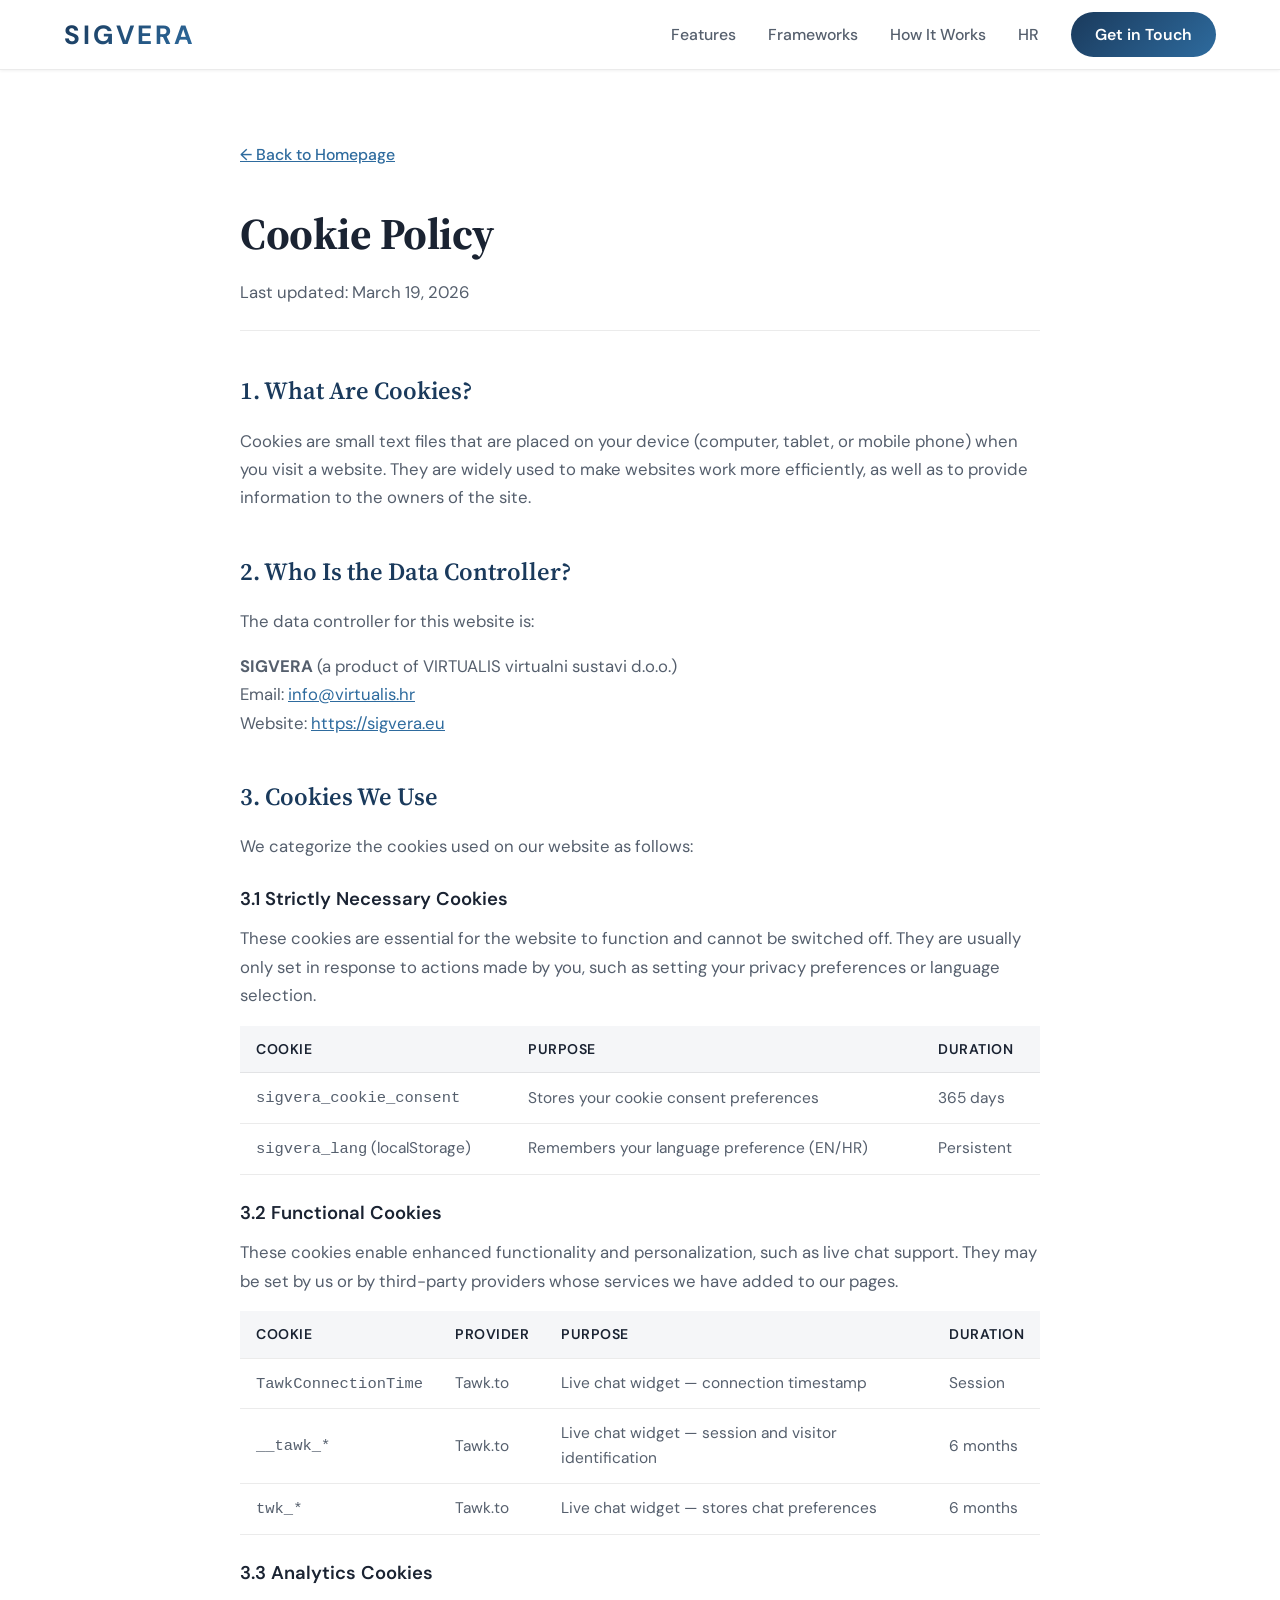
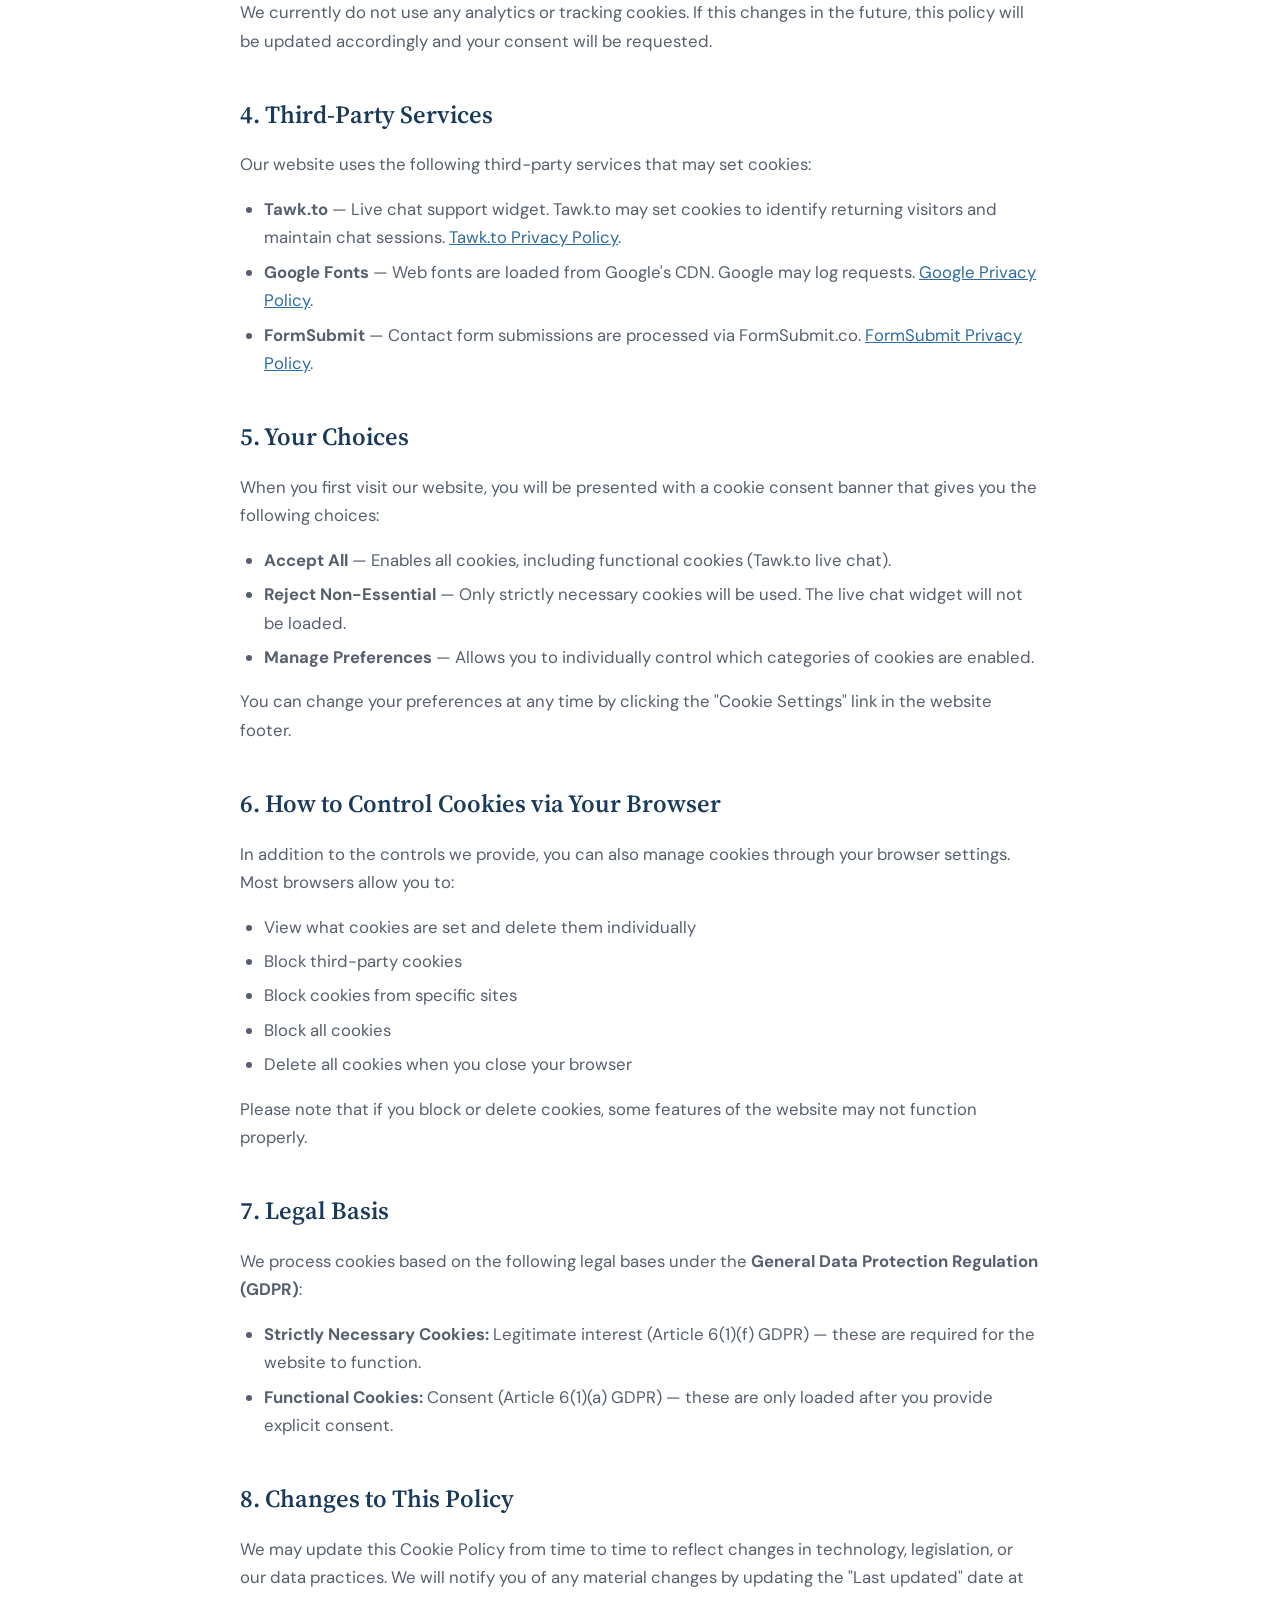
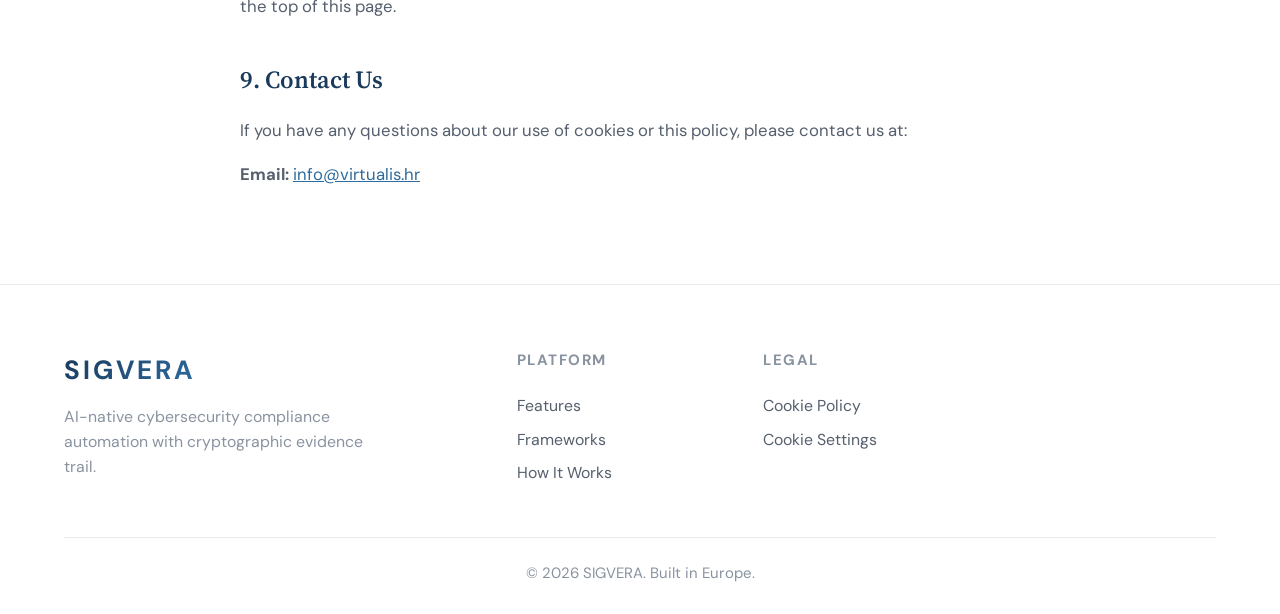
<file: cookie-policy.html>
<!DOCTYPE html>
<html lang="en">
<head>
    <meta charset="UTF-8">
    <meta name="viewport" content="width=device-width, initial-scale=1.0">
    <title>Cookie Policy — SIGVERA</title>
    <meta name="description" content="SIGVERA Cookie Policy. Learn about how we use cookies and similar technologies on our website.">
    <meta name="robots" content="index, follow">
    <link rel="canonical" href="https://sigvera.eu/cookie-policy.html">

    <link rel="preconnect" href="https://fonts.googleapis.com">
    <link rel="preconnect" href="https://fonts.gstatic.com" crossorigin>
    <link href="https://fonts.googleapis.com/css2?family=DM+Sans:wght@300;400;500;600;700&family=Source+Serif+4:wght@400;600;700&display=swap" rel="stylesheet">
    <link rel="stylesheet" href="style.css">
</head>
<body>
    <!-- Navigation -->
    <nav class="nav nav-scrolled" id="nav">
        <div class="nav-container">
            <div class="nav-logo">
                <a href="/" class="logo-text">SIGVERA</a>
            </div>
            <div class="nav-links">
                <a href="/#features">Features</a>
                <a href="/#frameworks">Frameworks</a>
                <a href="/#how-it-works">How It Works</a>
                <a href="hr/cookie-policy.html">HR</a>
                <a href="/#contact" class="nav-cta">Get in Touch</a>
            </div>
        </div>
    </nav>

    <main class="policy-page">
        <div class="policy-content">
            <a href="/" class="policy-back">← Back to Homepage</a>
            <h1>Cookie Policy</h1>
            <p class="policy-meta">Last updated: March 19, 2026</p>

            <h2>1. What Are Cookies?</h2>
            <p>Cookies are small text files that are placed on your device (computer, tablet, or mobile phone) when you visit a website. They are widely used to make websites work more efficiently, as well as to provide information to the owners of the site.</p>

            <h2>2. Who Is the Data Controller?</h2>
            <p>The data controller for this website is:</p>
            <p><strong>SIGVERA</strong> (a product of VIRTUALIS virtualni sustavi d.o.o.)<br>
            Email: <a href="mailto:info@virtualis.hr">info@virtualis.hr</a><br>
            Website: <a href="https://sigvera.eu">https://sigvera.eu</a></p>

            <h2>3. Cookies We Use</h2>
            <p>We categorize the cookies used on our website as follows:</p>

            <h3>3.1 Strictly Necessary Cookies</h3>
            <p>These cookies are essential for the website to function and cannot be switched off. They are usually only set in response to actions made by you, such as setting your privacy preferences or language selection.</p>
            <table class="policy-table">
                <thead>
                    <tr>
                        <th>Cookie</th>
                        <th>Purpose</th>
                        <th>Duration</th>
                    </tr>
                </thead>
                <tbody>
                    <tr>
                        <td><code>sigvera_cookie_consent</code></td>
                        <td>Stores your cookie consent preferences</td>
                        <td>365 days</td>
                    </tr>
                    <tr>
                        <td><code>sigvera_lang</code> (localStorage)</td>
                        <td>Remembers your language preference (EN/HR)</td>
                        <td>Persistent</td>
                    </tr>
                </tbody>
            </table>

            <h3>3.2 Functional Cookies</h3>
            <p>These cookies enable enhanced functionality and personalization, such as live chat support. They may be set by us or by third-party providers whose services we have added to our pages.</p>
            <table class="policy-table">
                <thead>
                    <tr>
                        <th>Cookie</th>
                        <th>Provider</th>
                        <th>Purpose</th>
                        <th>Duration</th>
                    </tr>
                </thead>
                <tbody>
                    <tr>
                        <td><code>TawkConnectionTime</code></td>
                        <td>Tawk.to</td>
                        <td>Live chat widget — connection timestamp</td>
                        <td>Session</td>
                    </tr>
                    <tr>
                        <td><code>__tawk_*</code></td>
                        <td>Tawk.to</td>
                        <td>Live chat widget — session and visitor identification</td>
                        <td>6 months</td>
                    </tr>
                    <tr>
                        <td><code>twk_*</code></td>
                        <td>Tawk.to</td>
                        <td>Live chat widget — stores chat preferences</td>
                        <td>6 months</td>
                    </tr>
                </tbody>
            </table>

            <h3>3.3 Analytics Cookies</h3>
            <p>We currently do not use any analytics or tracking cookies. If this changes in the future, this policy will be updated accordingly and your consent will be requested.</p>

            <h2>4. Third-Party Services</h2>
            <p>Our website uses the following third-party services that may set cookies:</p>
            <ul>
                <li><strong>Tawk.to</strong> — Live chat support widget. Tawk.to may set cookies to identify returning visitors and maintain chat sessions. <a href="https://www.tawk.to/privacy-policy/" target="_blank" rel="noopener">Tawk.to Privacy Policy</a>.</li>
                <li><strong>Google Fonts</strong> — Web fonts are loaded from Google's CDN. Google may log requests. <a href="https://policies.google.com/privacy" target="_blank" rel="noopener">Google Privacy Policy</a>.</li>
                <li><strong>FormSubmit</strong> — Contact form submissions are processed via FormSubmit.co. <a href="https://formsubmit.co/privacy.pdf" target="_blank" rel="noopener">FormSubmit Privacy Policy</a>.</li>
            </ul>

            <h2>5. Your Choices</h2>
            <p>When you first visit our website, you will be presented with a cookie consent banner that gives you the following choices:</p>
            <ul>
                <li><strong>Accept All</strong> — Enables all cookies, including functional cookies (Tawk.to live chat).</li>
                <li><strong>Reject Non-Essential</strong> — Only strictly necessary cookies will be used. The live chat widget will not be loaded.</li>
                <li><strong>Manage Preferences</strong> — Allows you to individually control which categories of cookies are enabled.</li>
            </ul>
            <p>You can change your preferences at any time by clicking the "Cookie Settings" link in the website footer.</p>

            <h2>6. How to Control Cookies via Your Browser</h2>
            <p>In addition to the controls we provide, you can also manage cookies through your browser settings. Most browsers allow you to:</p>
            <ul>
                <li>View what cookies are set and delete them individually</li>
                <li>Block third-party cookies</li>
                <li>Block cookies from specific sites</li>
                <li>Block all cookies</li>
                <li>Delete all cookies when you close your browser</li>
            </ul>
            <p>Please note that if you block or delete cookies, some features of the website may not function properly.</p>

            <h2>7. Legal Basis</h2>
            <p>We process cookies based on the following legal bases under the <strong>General Data Protection Regulation (GDPR)</strong>:</p>
            <ul>
                <li><strong>Strictly Necessary Cookies:</strong> Legitimate interest (Article 6(1)(f) GDPR) — these are required for the website to function.</li>
                <li><strong>Functional Cookies:</strong> Consent (Article 6(1)(a) GDPR) — these are only loaded after you provide explicit consent.</li>
            </ul>

            <h2>8. Changes to This Policy</h2>
            <p>We may update this Cookie Policy from time to time to reflect changes in technology, legislation, or our data practices. We will notify you of any material changes by updating the "Last updated" date at the top of this page.</p>

            <h2>9. Contact Us</h2>
            <p>If you have any questions about our use of cookies or this policy, please contact us at:</p>
            <p><strong>Email:</strong> <a href="mailto:info@virtualis.hr">info@virtualis.hr</a></p>
        </div>
    </main>

    <!-- Footer -->
    <footer class="footer">
        <div class="container">
            <div class="footer-grid">
                <div class="footer-brand">
                    <span class="logo-text">SIGVERA</span>
                    <p>AI-native cybersecurity compliance automation with cryptographic evidence trail.</p>
                </div>
                <div class="footer-links">
                    <h4>Platform</h4>
                    <a href="/#features">Features</a>
                    <a href="/#frameworks">Frameworks</a>
                    <a href="/#how-it-works">How It Works</a>
                </div>
                <div class="footer-links">
                    <h4>Legal</h4>
                    <a href="cookie-policy.html">Cookie Policy</a>
                    <a href="#" onclick="openCookieSettings(); return false;">Cookie Settings</a>
                </div>
            </div>
            <div class="footer-bottom">
                <p>&copy; 2026 SIGVERA. Built in Europe.</p>
            </div>
        </div>
    </footer>

    <script>
        // Cookie settings opener (re-show banner)
        function openCookieSettings() {
            localStorage.removeItem('sigvera_cookie_consent');
            location.reload();
        }
    </script>
</body>
</html>
</file>
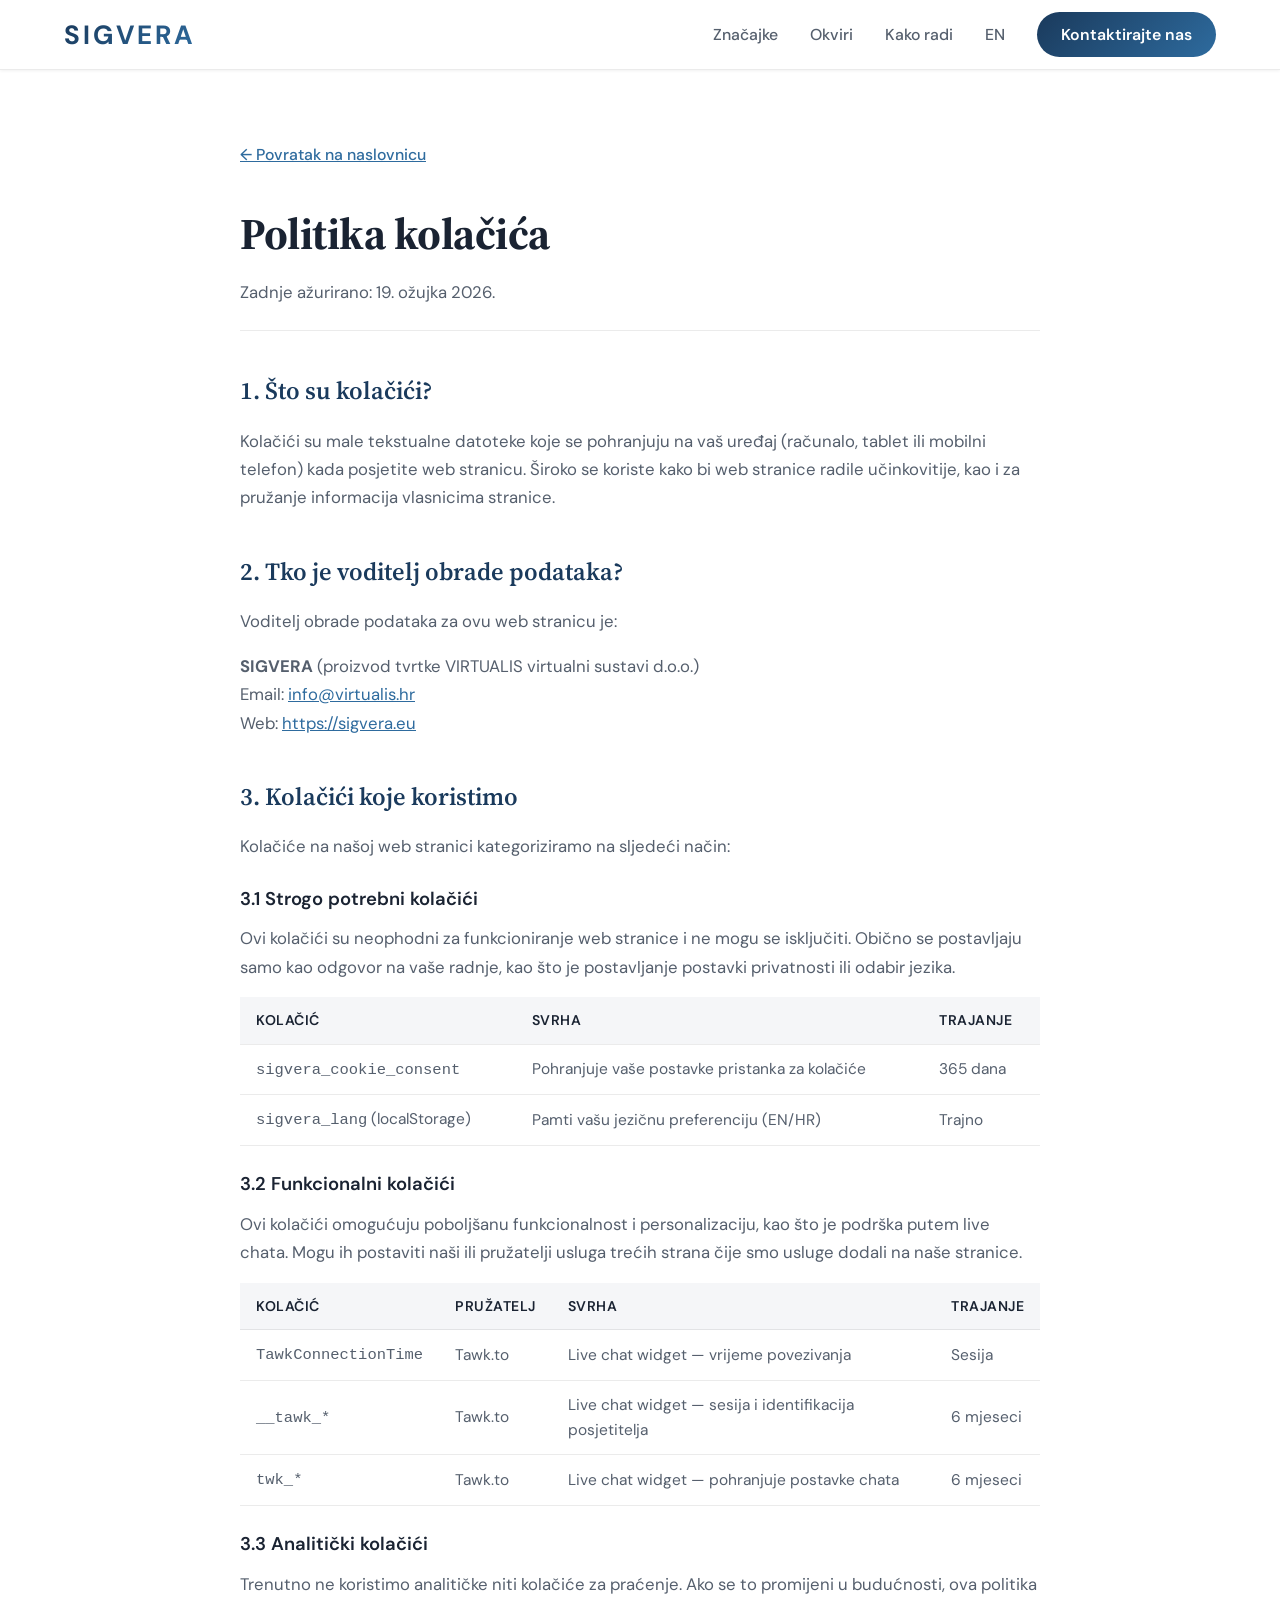
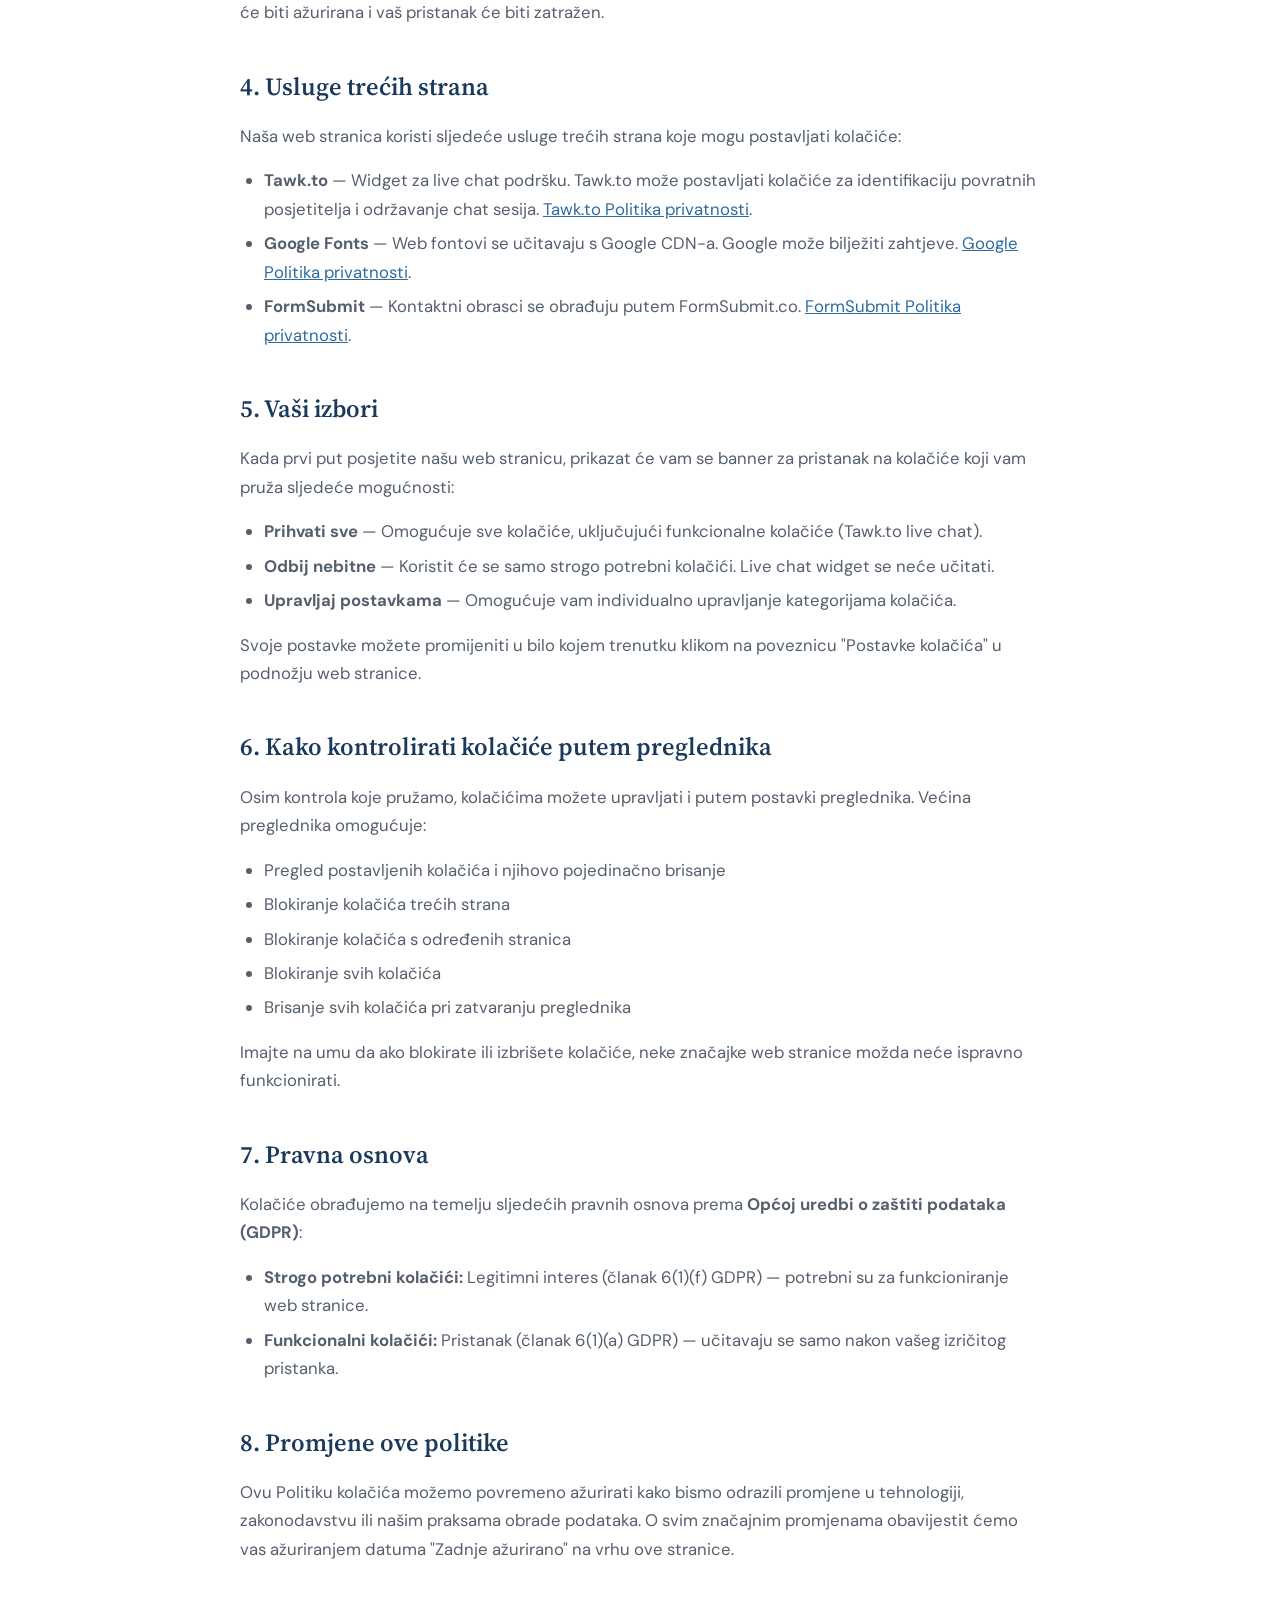
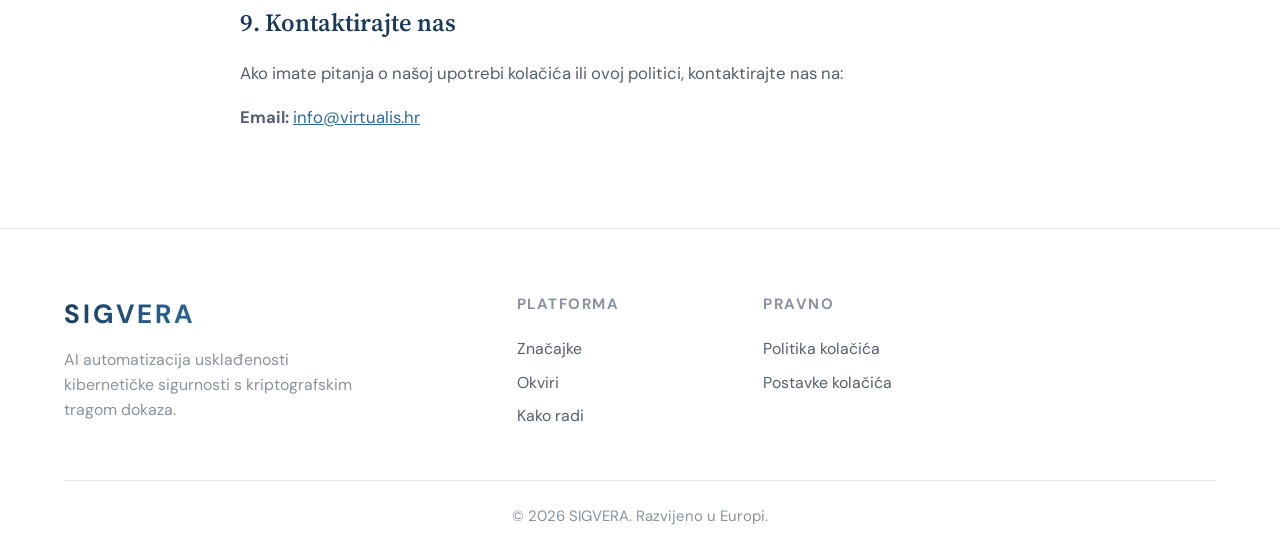
<file: hr/cookie-policy.html>
<!DOCTYPE html>
<html lang="hr">
<head>
    <meta charset="UTF-8">
    <meta name="viewport" content="width=device-width, initial-scale=1.0">
    <title>Politika kolačića — SIGVERA</title>
    <meta name="description" content="SIGVERA Politika kolačića. Saznajte kako koristimo kolačiće i slične tehnologije na našoj web stranici.">
    <meta name="robots" content="index, follow">
    <link rel="canonical" href="https://sigvera.eu/hr/cookie-policy.html">

    <link rel="preconnect" href="https://fonts.googleapis.com">
    <link rel="preconnect" href="https://fonts.gstatic.com" crossorigin>
    <link href="https://fonts.googleapis.com/css2?family=DM+Sans:wght@300;400;500;600;700&family=Source+Serif+4:wght@400;600;700&display=swap" rel="stylesheet">
    <link rel="stylesheet" href="../style.css">
</head>
<body>
    <!-- Navigation -->
    <nav class="nav nav-scrolled" id="nav">
        <div class="nav-container">
            <div class="nav-logo">
                <a href="/hr/" class="logo-text">SIGVERA</a>
            </div>
            <div class="nav-links">
                <a href="/hr/#features">Značajke</a>
                <a href="/hr/#frameworks">Okviri</a>
                <a href="/hr/#how-it-works">Kako radi</a>
                <a href="../cookie-policy.html">EN</a>
                <a href="/hr/#contact" class="nav-cta">Kontaktirajte nas</a>
            </div>
        </div>
    </nav>

    <main class="policy-page">
        <div class="policy-content">
            <a href="/hr/" class="policy-back">← Povratak na naslovnicu</a>
            <h1>Politika kolačića</h1>
            <p class="policy-meta">Zadnje ažurirano: 19. ožujka 2026.</p>

            <h2>1. Što su kolačići?</h2>
            <p>Kolačići su male tekstualne datoteke koje se pohranjuju na vaš uređaj (računalo, tablet ili mobilni telefon) kada posjetite web stranicu. Široko se koriste kako bi web stranice radile učinkovitije, kao i za pružanje informacija vlasnicima stranice.</p>

            <h2>2. Tko je voditelj obrade podataka?</h2>
            <p>Voditelj obrade podataka za ovu web stranicu je:</p>
            <p><strong>SIGVERA</strong> (proizvod tvrtke VIRTUALIS virtualni sustavi d.o.o.)<br>
            Email: <a href="mailto:info@virtualis.hr">info@virtualis.hr</a><br>
            Web: <a href="https://sigvera.eu">https://sigvera.eu</a></p>

            <h2>3. Kolačići koje koristimo</h2>
            <p>Kolačiće na našoj web stranici kategoriziramo na sljedeći način:</p>

            <h3>3.1 Strogo potrebni kolačići</h3>
            <p>Ovi kolačići su neophodni za funkcioniranje web stranice i ne mogu se isključiti. Obično se postavljaju samo kao odgovor na vaše radnje, kao što je postavljanje postavki privatnosti ili odabir jezika.</p>
            <table class="policy-table">
                <thead>
                    <tr>
                        <th>Kolačić</th>
                        <th>Svrha</th>
                        <th>Trajanje</th>
                    </tr>
                </thead>
                <tbody>
                    <tr>
                        <td><code>sigvera_cookie_consent</code></td>
                        <td>Pohranjuje vaše postavke pristanka za kolačiće</td>
                        <td>365 dana</td>
                    </tr>
                    <tr>
                        <td><code>sigvera_lang</code> (localStorage)</td>
                        <td>Pamti vašu jezičnu preferenciju (EN/HR)</td>
                        <td>Trajno</td>
                    </tr>
                </tbody>
            </table>

            <h3>3.2 Funkcionalni kolačići</h3>
            <p>Ovi kolačići omogućuju poboljšanu funkcionalnost i personalizaciju, kao što je podrška putem live chata. Mogu ih postaviti naši ili pružatelji usluga trećih strana čije smo usluge dodali na naše stranice.</p>
            <table class="policy-table">
                <thead>
                    <tr>
                        <th>Kolačić</th>
                        <th>Pružatelj</th>
                        <th>Svrha</th>
                        <th>Trajanje</th>
                    </tr>
                </thead>
                <tbody>
                    <tr>
                        <td><code>TawkConnectionTime</code></td>
                        <td>Tawk.to</td>
                        <td>Live chat widget — vrijeme povezivanja</td>
                        <td>Sesija</td>
                    </tr>
                    <tr>
                        <td><code>__tawk_*</code></td>
                        <td>Tawk.to</td>
                        <td>Live chat widget — sesija i identifikacija posjetitelja</td>
                        <td>6 mjeseci</td>
                    </tr>
                    <tr>
                        <td><code>twk_*</code></td>
                        <td>Tawk.to</td>
                        <td>Live chat widget — pohranjuje postavke chata</td>
                        <td>6 mjeseci</td>
                    </tr>
                </tbody>
            </table>

            <h3>3.3 Analitički kolačići</h3>
            <p>Trenutno ne koristimo analitičke niti kolačiće za praćenje. Ako se to promijeni u budućnosti, ova politika će biti ažurirana i vaš pristanak će biti zatražen.</p>

            <h2>4. Usluge trećih strana</h2>
            <p>Naša web stranica koristi sljedeće usluge trećih strana koje mogu postavljati kolačiće:</p>
            <ul>
                <li><strong>Tawk.to</strong> — Widget za live chat podršku. Tawk.to može postavljati kolačiće za identifikaciju povratnih posjetitelja i održavanje chat sesija. <a href="https://www.tawk.to/privacy-policy/" target="_blank" rel="noopener">Tawk.to Politika privatnosti</a>.</li>
                <li><strong>Google Fonts</strong> — Web fontovi se učitavaju s Google CDN-a. Google može bilježiti zahtjeve. <a href="https://policies.google.com/privacy" target="_blank" rel="noopener">Google Politika privatnosti</a>.</li>
                <li><strong>FormSubmit</strong> — Kontaktni obrasci se obrađuju putem FormSubmit.co. <a href="https://formsubmit.co/privacy.pdf" target="_blank" rel="noopener">FormSubmit Politika privatnosti</a>.</li>
            </ul>

            <h2>5. Vaši izbori</h2>
            <p>Kada prvi put posjetite našu web stranicu, prikazat će vam se banner za pristanak na kolačiće koji vam pruža sljedeće mogućnosti:</p>
            <ul>
                <li><strong>Prihvati sve</strong> — Omogućuje sve kolačiće, uključujući funkcionalne kolačiće (Tawk.to live chat).</li>
                <li><strong>Odbij nebitne</strong> — Koristit će se samo strogo potrebni kolačići. Live chat widget se neće učitati.</li>
                <li><strong>Upravljaj postavkama</strong> — Omogućuje vam individualno upravljanje kategorijama kolačića.</li>
            </ul>
            <p>Svoje postavke možete promijeniti u bilo kojem trenutku klikom na poveznicu "Postavke kolačića" u podnožju web stranice.</p>

            <h2>6. Kako kontrolirati kolačiće putem preglednika</h2>
            <p>Osim kontrola koje pružamo, kolačićima možete upravljati i putem postavki preglednika. Većina preglednika omogućuje:</p>
            <ul>
                <li>Pregled postavljenih kolačića i njihovo pojedinačno brisanje</li>
                <li>Blokiranje kolačića trećih strana</li>
                <li>Blokiranje kolačića s određenih stranica</li>
                <li>Blokiranje svih kolačića</li>
                <li>Brisanje svih kolačića pri zatvaranju preglednika</li>
            </ul>
            <p>Imajte na umu da ako blokirate ili izbrišete kolačiće, neke značajke web stranice možda neće ispravno funkcionirati.</p>

            <h2>7. Pravna osnova</h2>
            <p>Kolačiće obrađujemo na temelju sljedećih pravnih osnova prema <strong>Općoj uredbi o zaštiti podataka (GDPR)</strong>:</p>
            <ul>
                <li><strong>Strogo potrebni kolačići:</strong> Legitimni interes (članak 6(1)(f) GDPR) — potrebni su za funkcioniranje web stranice.</li>
                <li><strong>Funkcionalni kolačići:</strong> Pristanak (članak 6(1)(a) GDPR) — učitavaju se samo nakon vašeg izričitog pristanka.</li>
            </ul>

            <h2>8. Promjene ove politike</h2>
            <p>Ovu Politiku kolačića možemo povremeno ažurirati kako bismo odrazili promjene u tehnologiji, zakonodavstvu ili našim praksama obrade podataka. O svim značajnim promjenama obavijestit ćemo vas ažuriranjem datuma "Zadnje ažurirano" na vrhu ove stranice.</p>

            <h2>9. Kontaktirajte nas</h2>
            <p>Ako imate pitanja o našoj upotrebi kolačića ili ovoj politici, kontaktirajte nas na:</p>
            <p><strong>Email:</strong> <a href="mailto:info@virtualis.hr">info@virtualis.hr</a></p>
        </div>
    </main>

    <!-- Footer -->
    <footer class="footer">
        <div class="container">
            <div class="footer-grid">
                <div class="footer-brand">
                    <span class="logo-text">SIGVERA</span>
                    <p>AI automatizacija usklađenosti kibernetičke sigurnosti s kriptografskim tragom dokaza.</p>
                </div>
                <div class="footer-links">
                    <h4>Platforma</h4>
                    <a href="/hr/#features">Značajke</a>
                    <a href="/hr/#frameworks">Okviri</a>
                    <a href="/hr/#how-it-works">Kako radi</a>
                </div>
                <div class="footer-links">
                    <h4>Pravno</h4>
                    <a href="cookie-policy.html">Politika kolačića</a>
                    <a href="#" onclick="openCookieSettings(); return false;">Postavke kolačića</a>
                </div>
            </div>
            <div class="footer-bottom">
                <p>&copy; 2026 SIGVERA. Razvijeno u Europi.</p>
            </div>
        </div>
    </footer>

    <script>
        function openCookieSettings() {
            localStorage.removeItem('sigvera_cookie_consent');
            location.reload();
        }
    </script>
</body>
</html>
</file>
<file: style.css>
/* ========== DESIGN TOKENS ========== */
:root {
    --bg-primary: #FFFFFF;
    --bg-secondary: #F5F6F8;
    --bg-card: #FFFFFF;
    --bg-card-hover: #F0F2F5;
    --border: rgba(0, 0, 0, 0.08);
    --border-hover: rgba(0, 0, 0, 0.15);
    --text-primary: #1A2332;
    --text-secondary: #555F6D;
    --text-muted: #8993A0;
    --accent-navy: #1A3A5C;
    --accent-steel: #2E6B9E;
    --accent-blue: #2563EB;
    --gradient-hero: linear-gradient(135deg, #F8F9FB 0%, #EEF1F5 50%, #F8F9FB 100%);
    --gradient-card: linear-gradient(145deg, #FFFFFF, #FAFBFC);
    --gradient-accent: linear-gradient(135deg, #1A3A5C, #2E6B9E);
    --shadow-sm: 0 1px 3px rgba(0, 0, 0, 0.06);
    --shadow-md: 0 4px 16px rgba(0, 0, 0, 0.08);
    --shadow-lg: 0 8px 32px rgba(0, 0, 0, 0.1);
    --radius-sm: 8px;
    --radius-md: 12px;
    --radius-lg: 20px;
    --transition: all 0.3s cubic-bezier(0.4, 0, 0.2, 1);
}

/* ========== RESET & BASE ========== */
*, *::before, *::after {
    margin: 0;
    padding: 0;
    box-sizing: border-box;
}

html {
    scroll-behavior: smooth;
    font-size: 110%;
}

body {
    font-family: 'DM Sans', -apple-system, BlinkMacSystemFont, sans-serif;
    background: var(--bg-primary);
    color: var(--text-primary);
    line-height: 1.6;
    overflow-x: hidden;
}

.container {
    max-width: 1200px;
    margin: 0 auto;
    padding: 0 24px;
}

/* ========== SCROLL ANIMATIONS ========== */
.scroll-section .scroll-animate {
    opacity: 0;
    transform: translateY(40px);
    transition: opacity 1.0s cubic-bezier(0.16, 1, 0.3, 1), transform 1.0s cubic-bezier(0.16, 1, 0.3, 1);
    will-change: opacity, transform;
}

.scroll-section.is-visible .scroll-animate {
    opacity: 1;
    transform: translateY(0);
}

.scroll-section.is-visible .delay-1 { transition-delay: 0.2s; }
.scroll-section.is-visible .delay-2 { transition-delay: 0.5s; }
.scroll-section.is-visible .delay-3 { transition-delay: 0.8s; }
.scroll-section.is-visible .delay-4 { transition-delay: 1.1s; }
.scroll-section.is-visible .delay-5 { transition-delay: 1.4s; }

/* ========== NAVIGATION ========== */
.nav {
    position: fixed;
    top: 0;
    left: 0;
    right: 0;
    z-index: 100;
    padding: 20px 0;
    transition: var(--transition);
}

.nav-scrolled {
    background: rgba(255, 255, 255, 0.95);
    backdrop-filter: blur(20px);
    padding: 12px 0;
    border-bottom: 1px solid var(--border);
    box-shadow: var(--shadow-sm);
}

.nav-container {
    max-width: 1200px;
    margin: 0 auto;
    padding: 0 24px;
    display: flex;
    justify-content: space-between;
    align-items: center;
}

.logo-text {
    font-size: 1.5rem;
    font-weight: 700;
    letter-spacing: 3px;
    background: var(--gradient-accent);
    -webkit-background-clip: text;
    -webkit-text-fill-color: transparent;
    background-clip: text;
    text-decoration: none;
}

.nav-links {
    display: flex;
    align-items: center;
    gap: 32px;
}

.nav-links a {
    color: var(--text-secondary);
    text-decoration: none;
    font-size: 0.9rem;
    font-weight: 500;
    transition: var(--transition);
}

.nav-links a:hover {
    color: var(--text-primary);
}

.nav-cta {
    background: var(--gradient-accent);
    color: #FFFFFF !important;
    padding: 10px 24px;
    border-radius: 50px;
    font-weight: 600 !important;
}

.nav-cta:hover {
    transform: translateY(-1px);
    box-shadow: 0 4px 20px rgba(26, 58, 92, 0.25);
}

/* ========== HERO ========== */
.hero {
    min-height: 100vh;
    display: flex;
    align-items: center;
    justify-content: center;
    position: relative;
    background: var(--gradient-hero);
    padding: 120px 24px 80px;
    overflow: hidden;
}

.hero-bg-grid {
    position: absolute;
    inset: 0;
    background-image:
        linear-gradient(rgba(26, 58, 92, 0.03) 1px, transparent 1px),
        linear-gradient(90deg, rgba(26, 58, 92, 0.03) 1px, transparent 1px);
    background-size: 60px 60px;
    mask-image: radial-gradient(ellipse at center, black 30%, transparent 70%);
    -webkit-mask-image: radial-gradient(ellipse at center, black 30%, transparent 70%);
}

@keyframes heroFadeUp {
    from {
        opacity: 0;
        transform: translateY(30px);
    }
    to {
        opacity: 1;
        transform: translateY(0);
    }
}

.hero-content {
    max-width: 1200px;
    padding: 0 24px;
    text-align: center;
    position: relative;
    z-index: 1;
}

.hero-badge {
    display: inline-block;
    padding: 8px 20px;
    border-radius: 50px;
    border: 1px solid var(--border-hover);
    background: rgba(26, 58, 92, 0.05);
    color: var(--accent-navy);
    font-size: 0.85rem;
    font-weight: 500;
    letter-spacing: 1px;
    margin-bottom: 32px;
    text-transform: uppercase;
    animation: heroFadeUp 1.3s cubic-bezier(0.16, 1, 0.3, 1) both;
}

.hero h1 {
    font-family: 'Source Serif 4', Georgia, serif;
    font-size: clamp(2rem, 4.5vw, 3.8rem);
    font-weight: 700;
    line-height: 1.15;
    margin-bottom: 24px;
    letter-spacing: -1px;
}

.title-line {
    display: inline-block;
    opacity: 0;
    animation: heroFadeUp 1.3s cubic-bezier(0.16, 1, 0.3, 1) both;
}

.title-line-1 { animation-delay: 0.2s; }
.title-line-2 { animation-delay: 0.6s; }
.title-line-3 { animation-delay: 1.0s; }

.hero-highlight {
    background: var(--gradient-accent);
    -webkit-background-clip: text;
    -webkit-text-fill-color: transparent;
    background-clip: text;
}

.hero-subtitle {
    font-size: 1.15rem;
    color: var(--text-secondary);
    max-width: 640px;
    margin: 0 auto 40px;
    line-height: 1.7;
}

.hero-description {
    max-width: 100%;
    margin: 0 auto 40px;
    text-align: left;
    animation: heroFadeUp 1.3s cubic-bezier(0.16, 1, 0.3, 1) both 1.3s;
}

.hero-description p {
    font-size: 1.05rem;
    line-height: 1.8;
    color: var(--text-secondary);
    margin-bottom: 20px;
}

.hero-description p:last-child {
    margin-bottom: 0;
}

.hero-description strong {
    color: var(--text-primary);
}

.hero-cta-group {
    display: flex;
    gap: 16px;
    justify-content: center;
    margin-bottom: 64px;
    animation: heroFadeUp 1.3s cubic-bezier(0.16, 1, 0.3, 1) both 1.5s;
}

/* ========== BUTTONS ========== */
.btn {
    display: inline-block;
    padding: 22px 48px;
    border-radius: 50px;
    font-size: 1.15rem;
    font-weight: 600;
    text-decoration: none;
    transition: var(--transition);
    cursor: pointer;
}

.btn-primary {
    background: var(--gradient-accent);
    color: #FFFFFF;
}

.btn-primary:hover {
    transform: translateY(-2px);
    box-shadow: 0 6px 30px rgba(26, 58, 92, 0.2);
}

.btn-secondary {
    background: transparent;
    color: var(--text-primary);
    border: 1px solid var(--border-hover);
}

.btn-secondary:hover {
    background: rgba(26, 58, 92, 0.04);
    border-color: var(--accent-navy);
}

.btn-large {
    padding: 18px 40px;
    font-size: 1.05rem;
}

/* ========== HERO STATS ========== */
.hero-stats {
    display: flex;
    justify-content: center;
    align-items: center;
    gap: 40px;
    animation: heroFadeUp 1.3s cubic-bezier(0.16, 1, 0.3, 1) both 1.7s;
}

.stat {
    text-align: center;
}

.stat-number {
    display: block;
    font-size: 2.4rem;
    font-weight: 800;
    color: var(--accent-navy);
}

.stat-label {
    font-size: 0.8rem;
    color: var(--text-muted);
    text-transform: uppercase;
    letter-spacing: 1px;
}

.stat-divider {
    width: 1px;
    height: 40px;
    background: var(--border);
}

/* ========== EU BANNER ========== */
@keyframes bannerPopIn {
    0% { opacity: 0; transform: scale(0.85); }
    60% { opacity: 1; transform: scale(1.03); }
    100% { opacity: 1; transform: scale(1); }
}

.hero-eu-banner {
    margin-top: 56px;
    animation: bannerPopIn 0.8s cubic-bezier(0.175, 0.885, 0.32, 1.275) both 2.9s;
}

.hero-eu-banner span {
    color: var(--accent-navy);
    font-size: 1.85rem;
    font-weight: 700;
    letter-spacing: 3px;
    text-transform: uppercase;
}

/* ========== HERO DIAGRAM ========== */
.hero-diagram {
    margin-top: 140px;
    display: flex;
    flex-direction: column;
    align-items: center;
    background: var(--accent-navy);
    padding: 48px 24px 56px;
    position: relative;
    overflow: hidden;
    box-shadow: 0 0 60px rgba(46, 107, 158, 0.15), inset 0 1px 0 rgba(255,255,255,0.04);
    width: 100vw;
    margin-left: calc(-50vw + 50%);
    margin-right: calc(-50vw + 50%);
}

/* Cyber grid overlay */
.hero-diagram::before {
    content: '';
    position: absolute;
    inset: 0;
    background-image:
        linear-gradient(rgba(46, 107, 158, 0.06) 1px, transparent 1px),
        linear-gradient(90deg, rgba(46, 107, 158, 0.06) 1px, transparent 1px);
    background-size: 40px 40px;
    pointer-events: none;
}

/* Subtle radial glow */
.hero-diagram::after {
    content: '';
    position: absolute;
    top: 50%;
    left: 50%;
    transform: translate(-50%, -50%);
    width: 500px;
    height: 500px;
    background: radial-gradient(circle, rgba(46, 107, 158, 0.12) 0%, transparent 70%);
    pointer-events: none;
}

.diagram-title {
    font-family: 'DM Sans', sans-serif;
    font-size: 1.8rem;
    font-weight: 600;
    letter-spacing: 4px;
    text-transform: uppercase;
    color: rgba(255, 255, 255, 0.7);
    margin-bottom: 32px;
    position: relative;
    z-index: 1;
}

.loop-container {
    position: relative;
    width: 600px;
    height: 600px;
    z-index: 1;
}

.loop-arrows {
    position: absolute;
    inset: 0;
    width: 100%;
    height: 100%;
    z-index: 1;
    pointer-events: none;
}

.arrow-path {
    opacity: 0;
}
.arrow-path.arrow-visible {
    opacity: 1;
    animation: drawArrow 0.5s ease forwards;
}

@keyframes drawArrow {
    to { stroke-dashoffset: 0; }
}

/* Phase boxes */
.loop-phase {
    position: absolute;
    width: 150px;
    text-align: center;
    cursor: default;
    transition: var(--transition);
    opacity: 0;
    transform-origin: center;
    z-index: 2;
}

.loop-phase.phase-visible {
    animation: phaseAppear 0.6s cubic-bezier(0.34, 1.56, 0.64, 1) both;
}
/* Override for detect which has translateX */
.phase-detect.phase-visible {
    animation-name: phaseAppearCenter;
}

@keyframes phaseAppear {
    0% { opacity: 0; transform: scale(0.5) translateY(20px); }
    60% { opacity: 1; transform: scale(1.06) translateY(-3px); }
    100% { opacity: 1; transform: scale(1) translateY(0); }
}

@keyframes phaseAppearCenter {
    0% { opacity: 0; transform: translateX(-50%) scale(0.5) translateY(20px); }
    60% { opacity: 1; transform: translateX(-50%) scale(1.06) translateY(-3px); }
    100% { opacity: 1; transform: translateX(-50%) scale(1) translateY(0); }
}

.loop-phase:hover {
    transform: scale(1.08);
}

.loop-phase:hover .phase-title {
    background: #3a8fd4;
    box-shadow: 0 0 20px rgba(58, 143, 212, 0.4);
}

.phase-title {
    background: #23547d; /* Solid navy instead of rgba */
    color: #FFFFFF;
    font-family: 'DM Sans', sans-serif;
    font-size: 0.85rem;
    font-weight: 700;
    letter-spacing: 1.5px;
    padding: 12px 8px;
    border-radius: 10px 10px 0 0;
    transition: var(--transition);
    border: 1px solid rgba(46, 107, 158, 0.5);
    border-bottom: none;
}

.phase-desc {
    background: #0f192d; /* Solid dark instead of rgba */
    border: 1px solid rgba(46, 107, 158, 0.25);
    border-top: none;
    padding: 10px 10px;
    border-radius: 0 0 10px 10px;
    font-size: 0.78rem;
    color: rgba(255, 255, 255, 0.85);
    line-height: 1.4;
    box-shadow: 0 4px 12px rgba(0, 0, 0, 0.3);
    height: 90px;
    display: flex;
    align-items: center;
    justify-content: center;
    flex-direction: column;
}

/* Positions: circular layout */
.phase-detect    { top: 30px;  left: 50%;  transform: translateX(-50%); }
.phase-diagnose  { top: 175px; right: 10px; }
.phase-remediate { top: 420px; right: 55px; }
.phase-verify    { top: 420px; left: 55px; }
.phase-certify   { top: 175px; left: 10px; }

.phase-detect:hover    { transform: translateX(-50%) scale(1.08); }

/* Center text */
.loop-center {
    position: absolute;
    top: 50%;
    left: 50%;
    transform: translate(-50%, -50%);
    font-family: 'Source Serif 4', Georgia, serif;
    font-size: 1.6rem;
    font-weight: 600;
    color: rgba(255, 255, 255, 0.85);
    letter-spacing: 3px;
    opacity: 0;
    text-shadow: 0 0 30px rgba(46, 107, 158, 0.5);
}
.loop-center.center-visible {
    animation: centerReveal 0.7s ease-out both;
}
@keyframes centerReveal {
    0% { opacity: 0; transform: translate(-50%, -50%) scale(0.7); letter-spacing: 10px; }
    100% { opacity: 1; transform: translate(-50%, -50%) scale(1); letter-spacing: 3px; }
}

@media (max-width: 768px) {
    .loop-container {
        width: 340px;
        height: 400px;
    }
    .loop-phase { width: 90px; }
    .phase-title { font-size: 0.65rem; padding: 8px 4px; }
    .phase-desc { font-size: 0.6rem; padding: 6px; height: 70px; }
    .loop-center { font-size: 1rem; }
    .phase-detect    { top: 10px; }
    .phase-diagnose  { top: 95px; right: 0; }
    .phase-remediate { top: 280px; right: 20px; }
    .phase-verify    { top: 280px; left: 20px; }
    .phase-certify   { top: 95px; left: 0; }
    .diagram-title { font-size: 0.85rem; letter-spacing: 2px; }
}

/* ========== HERO PROBLEM CARDS ========== */
.hero-problems {
    display: grid;
    grid-template-columns: repeat(3, 1fr);
    gap: 20px;
    margin-top: 64px;
    max-width: 1000px;
    margin-left: auto;
    margin-right: auto;
}

.problem-card {
    padding: 28px;
    background: rgba(18, 29, 51, 0.6);
    border: 1px solid var(--border);
    border-radius: var(--radius-md);
    transition: var(--transition);
    text-align: left;
}

.problem-card:hover {
    border-color: var(--border-hover);
    transform: translateY(-4px);
}

.problem-icon {
    font-size: 1.5rem;
    margin-bottom: 12px;
}

.problem-card h3 {
    font-size: 1rem;
    margin-bottom: 8px;
    color: var(--text-primary);
}

.problem-card p {
    color: var(--text-secondary);
    font-size: 0.85rem;
}

/* ========== SECTION HEADERS ========== */
.section-header {
    text-align: center;
    margin-bottom: 64px;
}


.section-tag {
    display: inline-block;
    padding: 6px 16px;
    border-radius: 50px;
    background: rgba(26, 58, 92, 0.06);
    color: var(--accent-steel);
    font-size: 0.8rem;
    font-weight: 600;
    letter-spacing: 1.5px;
    text-transform: uppercase;
    margin-bottom: 20px;
}

.section-header h2 {
    font-family: 'Source Serif 4', Georgia, serif;
    font-size: clamp(1.8rem, 3vw, 2.2rem);
    font-weight: 700;
    line-height: 1.2;
    letter-spacing: -0.5px;
}

/* ========== ORIGIN STORY ========== */
.origin {
    padding: 120px 0;
    background: var(--bg-secondary);
}

.origin-content p {
    font-size: 1.05rem;
    line-height: 1.8;
    color: var(--text-secondary);
    margin-bottom: 24px;
}

.origin-content p:last-child {
    margin-bottom: 0;
}

.origin-content strong {
    color: var(--text-primary);
}

.origin-quote {
    margin: 48px 0 0;
    padding: 32px 40px;
    border-left: 3px solid var(--accent-steel);
    background: rgba(26, 58, 92, 0.03);
    border-radius: 0 var(--radius-sm) var(--radius-sm) 0;
    font-family: 'Source Serif 4', Georgia, serif;
    font-size: 1.15rem;
    font-style: italic;
    color: var(--accent-navy);
    line-height: 1.6;
}

/* ========== FEATURES ========== */
.features {
    padding: 120px 0;
}

.features-grid {
    display: grid;
    grid-template-columns: repeat(3, 1fr);
    gap: 24px;
}

.feature-card {
    padding: 36px;
    background: var(--gradient-card);
    border: 1px solid var(--border);
    border-radius: var(--radius-md);
    transition: var(--transition);
    box-shadow: var(--shadow-sm);
}

.feature-card:hover {
    border-color: var(--accent-steel);
    transform: translateY(-4px);
    box-shadow: var(--shadow-md);
}

.feature-icon-wrap {
    width: 56px;
    height: 56px;
    border-radius: var(--radius-sm);
    background: rgba(26, 58, 92, 0.06);
    display: flex;
    align-items: center;
    justify-content: center;
    margin-bottom: 20px;
}

.feature-icon {
    font-size: 1.5rem;
}

.feature-card h3 {
    font-family: 'Source Serif 4', Georgia, serif;
    font-size: 1.1rem;
    margin-bottom: 10px;
    font-weight: 600;
}

.feature-card p {
    color: var(--text-secondary);
    font-size: 0.9rem;
    line-height: 1.6;
}

/* ========== FRAMEWORKS ========== */
.frameworks {
    padding: 120px 0;
    background: var(--accent-navy);
    position: relative;
    overflow: hidden;
}

.frameworks::before {
    content: '';
    position: absolute;
    inset: 0;
    background-image:
        linear-gradient(rgba(255,255,255,0.03) 1px, transparent 1px),
        linear-gradient(90deg, rgba(255,255,255,0.03) 1px, transparent 1px);
    background-size: 60px 60px;
    mask-image: radial-gradient(ellipse at center, black 30%, transparent 70%);
    -webkit-mask-image: radial-gradient(ellipse at center, black 30%, transparent 70%);
    pointer-events: none;
}

.frameworks .section-tag { background: rgba(255,255,255,0.1); color: rgba(255,255,255,0.8); }
.frameworks .section-header h2 { color: #FFFFFF; }

.frameworks-grid {
    display: grid;
    grid-template-columns: repeat(3, 1fr);
    gap: 20px;
    position: relative;
}

.framework-card {
    padding: 32px;
    background: rgba(255,255,255,0.06);
    border: 1px solid rgba(255,255,255,0.12);
    border-radius: var(--radius-md);
    text-align: center;
    transition: var(--transition);
}

.framework-card:hover {
    background: rgba(255,255,255,0.1);
    border-color: rgba(255,255,255,0.25);
    transform: translateY(-2px);
    box-shadow: 0 8px 32px rgba(0,0,0,0.2);
}

.coming-soon-badge {
    position: absolute;
    top: 0;
    left: 50%;
    transform: translate(-50%, 10px);
    opacity: 0;
    transition: all 0.3s ease;
    font-size: 0.65rem;
    background: rgba(255,255,255,0.15);
    backdrop-filter: blur(4px);
    -webkit-backdrop-filter: blur(4px);
    border: 1px solid rgba(255,255,255,0.1);
    color: rgba(255,255,255,0.9);
    padding: 4px 12px;
    border-radius: 20px;
    font-weight: 600;
    text-transform: uppercase;
    letter-spacing: 1px;
    pointer-events: none;
    white-space: nowrap;
}

.framework-card:hover .coming-soon-badge {
    opacity: 1;
    transform: translate(-50%, calc(-100% - 14px));
}

.framework-name {
    font-size: 1.6rem;
    font-weight: 700;
    color: #FFFFFF;
    margin-bottom: 8px;
    letter-spacing: 1px;
}

.framework-desc {
    font-size: 0.85rem;
    color: rgba(255,255,255,0.6);
}

/* ========== HOW IT WORKS ========== */
.how-it-works {
    padding: 120px 0;
}

.steps {
    max-width: 700px;
    margin: 0 auto;
}

.step {
    display: flex;
    gap: 32px;
    padding: 32px 0;
    border-bottom: 1px solid var(--border);
}

.step:last-child {
    border-bottom: none;
}

.step-number {
    font-size: 2.5rem;
    font-weight: 700;
    background: var(--gradient-accent);
    -webkit-background-clip: text;
    -webkit-text-fill-color: transparent;
    background-clip: text;
    min-width: 80px;
}

.step-content h3 {
    font-family: 'Source Serif 4', Georgia, serif;
    font-size: 1.25rem;
    font-weight: 600;
    margin-bottom: 8px;
}

.step-content p {
    color: var(--text-secondary);
    font-size: 0.95rem;
    line-height: 1.6;
}

/* ========== CTA SECTION ========== */
.cta-section {
    padding: 120px 0;
    background: var(--bg-secondary);
}

.cta-card {
    text-align: center;
    padding: 80px 40px;
    border-radius: var(--radius-lg);
    background: linear-gradient(145deg, rgba(26, 58, 92, 0.03), rgba(46, 107, 158, 0.03));
    border: 1px solid var(--border-hover);
}

.cta-card h2 {
    font-family: 'Source Serif 4', Georgia, serif;
    font-size: clamp(1.8rem, 3vw, 2.5rem);
    margin-bottom: 16px;
    font-weight: 700;
}

.cta-card p {
    color: var(--text-secondary);
    font-size: 1.1rem;
    margin-bottom: 40px;
    max-width: 700px;
    margin-left: auto;
    margin-right: auto;
}

.cta-buttons {
    display: flex;
    gap: 16px;
    justify-content: center;
}

/* ========== LINKEDIN SECTION ========== */
.linkedin-section {
    padding: 40px 0;
    text-align: center;
}

.linkedin-text {
    font-size: 1.05rem;
    color: var(--text-secondary);
}

.linkedin-text a {
    color: var(--accent-navy);
    font-weight: 600;
    text-decoration: none;
    border-bottom: 1px solid var(--accent-navy);
    transition: var(--transition);
}

.linkedin-text a:hover {
    color: var(--accent-steel);
    border-color: var(--accent-steel);
}

/* ========== FOOTER ========== */
.footer {
    padding: 64px 0 32px;
    border-top: 1px solid var(--border);
}

.footer-grid {
    display: grid;
    grid-template-columns: 2fr 1fr 1fr 1fr;
    gap: 40px;
    margin-bottom: 48px;
}

.footer-brand p {
    color: var(--text-muted);
    margin-top: 12px;
    font-size: 0.9rem;
    max-width: 300px;
}

.footer-links h4 {
    font-size: 0.85rem;
    text-transform: uppercase;
    letter-spacing: 1.5px;
    color: var(--text-muted);
    margin-bottom: 16px;
}

.footer-links a {
    display: block;
    color: var(--text-secondary);
    text-decoration: none;
    font-size: 0.9rem;
    padding: 4px 0;
    transition: var(--transition);
}

.footer-links a:hover {
    color: var(--accent-navy);
}

.footer-bottom {
    border-top: 1px solid var(--border);
    padding-top: 24px;
    text-align: center;
}

.footer-bottom p {
    color: var(--text-muted);
    font-size: 0.85rem;
}

/* ========== RESPONSIVE ========== */
@media (max-width: 768px) {
    .nav-links {
        display: none;
    }

    .hero {
        padding: 100px 20px 60px;
    }

    .hero-cta-group {
        flex-direction: column;
        align-items: center;
    }

    .hero-stats {
        flex-direction: column;
        gap: 24px;
    }

    .stat-divider {
        width: 60px;
        height: 1px;
    }

    .problem-grid,
    .features-grid,
    .frameworks-grid {
        grid-template-columns: 1fr;
    }

    .step {
        flex-direction: column;
        gap: 12px;
    }

    .footer-grid {
        grid-template-columns: 1fr;
        gap: 32px;
    }

    .cta-buttons {
        flex-direction: column;
        align-items: center;
    }
}

/* Contact Modal */
.modal-overlay {
    display: none;
    position: fixed;
    top: 0; left: 0; right: 0; bottom: 0;
    background: rgba(15, 23, 42, 0.6);
    backdrop-filter: blur(4px);
    z-index: 10000;
    justify-content: center;
    align-items: center;
    padding: 24px;
}
.modal-overlay.active {
    display: flex;
}
.modal-card {
    background: #fff;
    border-radius: 16px;
    padding: 40px;
    max-width: 560px;
    width: 100%;
    position: relative;
    box-shadow: 0 24px 48px rgba(0,0,0,0.15);
    animation: modalIn 0.25s ease-out;
}
@keyframes modalIn {
    from { opacity: 0; transform: translateY(20px) scale(0.97); }
    to { opacity: 1; transform: translateY(0) scale(1); }
}
.modal-close {
    position: absolute;
    top: 16px; right: 20px;
    background: none;
    border: none;
    font-size: 28px;
    color: #64748b;
    cursor: pointer;
    line-height: 1;
}
.modal-close:hover { color: #1e293b; }
.modal-card h2 {
    font-size: 1.5rem;
    color: var(--text-dark);
    margin-bottom: 4px;
}
.modal-subtitle {
    color: #64748b;
    font-size: 0.9rem;
    margin-bottom: 24px;
}
.form-row {
    display: flex;
    gap: 16px;
}
.form-group {
    flex: 1;
    margin-bottom: 16px;
}
.form-group label {
    display: block;
    font-size: 0.8rem;
    font-weight: 600;
    color: #475569;
    margin-bottom: 6px;
    text-transform: uppercase;
    letter-spacing: 0.5px;
}
.form-group input,
.form-group select,
.form-group textarea {
    width: 100%;
    padding: 10px 14px;
    border: 1.5px solid #e2e8f0;
    border-radius: 8px;
    font-size: 0.95rem;
    font-family: inherit;
    color: #1e293b;
    background: #f8fafc;
    transition: border-color 0.2s;
    box-sizing: border-box;
}
.form-group input:focus,
.form-group select:focus,
.form-group textarea:focus {
    outline: none;
    border-color: var(--primary);
    background: #fff;
}
.form-group textarea { resize: vertical; }

@media (max-width: 600px) {
    .form-row { flex-direction: column; gap: 0; }
    .modal-card { padding: 24px; }
}

/* ========== COOKIE CONSENT BANNER ========== */
.cookie-banner {
    display: none;
    position: fixed;
    bottom: 0;
    left: 0;
    right: 0;
    z-index: 10001;
    padding: 0;
    animation: cookieSlideUp 0.5s cubic-bezier(0.4, 0, 0.2, 1) forwards;
}

.cookie-banner.active {
    display: block;
}

@keyframes cookieSlideUp {
    from { transform: translateY(100%); opacity: 0; }
    to { transform: translateY(0); opacity: 1; }
}

.cookie-banner-inner {
    max-width: 1200px;
    margin: 0 auto;
    padding: 24px;
    background: rgba(255, 255, 255, 0.97);
    backdrop-filter: blur(20px);
    -webkit-backdrop-filter: blur(20px);
    border-top: 1px solid var(--border-hover);
    box-shadow: 0 -8px 40px rgba(0, 0, 0, 0.1);
    display: flex;
    align-items: flex-start;
    gap: 24px;
}

.cookie-icon {
    font-size: 2rem;
    flex-shrink: 0;
    margin-top: 2px;
}

.cookie-text {
    flex: 1;
}

.cookie-text h3 {
    font-family: 'Source Serif 4', Georgia, serif;
    font-size: 1.1rem;
    font-weight: 600;
    color: var(--text-primary);
    margin-bottom: 6px;
}

.cookie-text p {
    font-size: 0.88rem;
    color: var(--text-secondary);
    line-height: 1.5;
    margin-bottom: 0;
}

.cookie-text a {
    color: var(--accent-steel);
    text-decoration: underline;
    font-weight: 500;
    transition: var(--transition);
}

.cookie-text a:hover {
    color: var(--accent-navy);
}

.cookie-actions {
    display: flex;
    flex-direction: column;
    gap: 8px;
    flex-shrink: 0;
    align-self: center;
}

.cookie-btn {
    padding: 10px 24px;
    border-radius: 50px;
    font-size: 0.85rem;
    font-weight: 600;
    cursor: pointer;
    border: none;
    transition: var(--transition);
    white-space: nowrap;
    font-family: inherit;
    text-align: center;
}

.cookie-btn-accept {
    background: var(--gradient-accent);
    color: #FFFFFF;
}

.cookie-btn-accept:hover {
    transform: translateY(-1px);
    box-shadow: 0 4px 20px rgba(26, 58, 92, 0.25);
}

.cookie-btn-reject {
    background: transparent;
    color: var(--text-secondary);
    border: 1px solid var(--border-hover);
}

.cookie-btn-reject:hover {
    background: rgba(26, 58, 92, 0.04);
    border-color: var(--accent-navy);
    color: var(--text-primary);
}

.cookie-btn-manage {
    background: transparent;
    color: var(--accent-steel);
    font-size: 0.8rem;
    padding: 6px 16px;
}

.cookie-btn-manage:hover {
    text-decoration: underline;
}

/* Cookie Preferences Panel */
.cookie-preferences {
    display: none;
    border-top: 1px solid var(--border);
    margin-top: 16px;
    padding-top: 16px;
}

.cookie-preferences.active {
    display: block;
}

.cookie-pref-item {
    display: flex;
    justify-content: space-between;
    align-items: center;
    padding: 12px 0;
    border-bottom: 1px solid rgba(0,0,0,0.04);
}

.cookie-pref-item:last-child {
    border-bottom: none;
}

.cookie-pref-info h4 {
    font-size: 0.9rem;
    font-weight: 600;
    color: var(--text-primary);
    margin-bottom: 2px;
}

.cookie-pref-info p {
    font-size: 0.78rem;
    color: var(--text-muted);
}

/* Toggle switch */
.cookie-toggle {
    position: relative;
    width: 44px;
    height: 24px;
    flex-shrink: 0;
}

.cookie-toggle input {
    opacity: 0;
    width: 0;
    height: 0;
}

.cookie-toggle-slider {
    position: absolute;
    cursor: pointer;
    inset: 0;
    background: #CBD5E1;
    border-radius: 24px;
    transition: var(--transition);
}

.cookie-toggle-slider::before {
    content: '';
    position: absolute;
    height: 18px;
    width: 18px;
    left: 3px;
    bottom: 3px;
    background: #FFFFFF;
    border-radius: 50%;
    transition: var(--transition);
}

.cookie-toggle input:checked + .cookie-toggle-slider {
    background: var(--accent-steel);
}

.cookie-toggle input:checked + .cookie-toggle-slider::before {
    transform: translateX(20px);
}

.cookie-toggle input:disabled + .cookie-toggle-slider {
    opacity: 0.6;
    cursor: not-allowed;
}

.cookie-pref-actions {
    display: flex;
    gap: 12px;
    margin-top: 16px;
    justify-content: flex-end;
}

@media (max-width: 768px) {
    .cookie-banner-inner {
        flex-direction: column;
        padding: 20px;
        gap: 16px;
    }

    .cookie-icon {
        display: none;
    }

    .cookie-actions {
        flex-direction: row;
        width: 100%;
    }

    .cookie-btn {
        flex: 1;
    }

    .cookie-btn-manage {
        flex: none;
        width: 100%;
    }
}

/* ========== COOKIE POLICY PAGE ========== */
.policy-page {
    padding: 140px 24px 80px;
    min-height: 100vh;
}

.policy-content {
    max-width: 800px;
    margin: 0 auto;
}

.policy-content h1 {
    font-family: 'Source Serif 4', Georgia, serif;
    font-size: clamp(1.8rem, 3.5vw, 2.5rem);
    font-weight: 700;
    margin-bottom: 8px;
    letter-spacing: -0.5px;
}

.policy-meta {
    font-size: 0.85rem;
    color: var(--text-muted);
    margin-bottom: 40px;
    padding-bottom: 24px;
    border-bottom: 1px solid var(--border);
}

.policy-content h2 {
    font-family: 'Source Serif 4', Georgia, serif;
    font-size: 1.4rem;
    font-weight: 600;
    margin-top: 40px;
    margin-bottom: 16px;
    color: var(--accent-navy);
}

.policy-content h3 {
    font-size: 1.05rem;
    font-weight: 600;
    margin-top: 24px;
    margin-bottom: 10px;
}

.policy-content p {
    font-size: 0.95rem;
    line-height: 1.7;
    color: var(--text-secondary);
    margin-bottom: 16px;
}

.policy-content ul {
    margin: 8px 0 16px 24px;
    color: var(--text-secondary);
    font-size: 0.95rem;
    line-height: 1.7;
}

.policy-content li {
    margin-bottom: 6px;
}

.policy-content a {
    color: var(--accent-steel);
    text-decoration: underline;
}

.policy-content a:hover {
    color: var(--accent-navy);
}

.policy-table {
    width: 100%;
    border-collapse: collapse;
    margin: 16px 0 24px;
    font-size: 0.88rem;
}

.policy-table th,
.policy-table td {
    padding: 12px 16px;
    text-align: left;
    border-bottom: 1px solid var(--border);
}

.policy-table th {
    font-weight: 600;
    color: var(--text-primary);
    background: var(--bg-secondary);
    font-size: 0.8rem;
    text-transform: uppercase;
    letter-spacing: 0.5px;
}

.policy-table td {
    color: var(--text-secondary);
}

.policy-back {
    display: inline-flex;
    align-items: center;
    gap: 8px;
    color: var(--accent-steel);
    text-decoration: none;
    font-weight: 500;
    font-size: 0.9rem;
    margin-bottom: 32px;
    transition: var(--transition);
}

.policy-back:hover {
    color: var(--accent-navy);
}

/* ========== ANNOUNCEMENT BAR ========== */
.announcement-bar {
    background: var(--gradient-accent);
    color: #FFFFFF;
    text-align: center;
    padding: 10px 24px;
    font-size: 0.85rem;
    font-weight: 500;
    position: fixed;
    top: 0;
    left: 0;
    right: 0;
    z-index: 200;
    display: flex;
    justify-content: center;
    align-items: center;
    gap: 16px;
}
.announcement-bar a {
    color: #FFFFFF;
    font-weight: 700;
    text-decoration: none;
    border-bottom: 1px solid rgba(255,255,255,0.5);
    transition: var(--transition);
}
.announcement-bar a:hover { border-color: #FFFFFF; }
.announcement-bar-close {
    position: absolute;
    right: 16px;
    background: none;
    border: none;
    color: rgba(255,255,255,0.7);
    cursor: pointer;
    font-size: 1.2rem;
    padding: 4px;
    line-height: 1;
}
.announcement-bar-close:hover { color: #FFFFFF; }
body.has-announcement .nav { top: 40px; }
body.has-announcement .hero,
body.has-announcement .policy-page { padding-top: 160px; }
@media (max-width: 768px) {
    .announcement-bar { font-size: 0.75rem; padding: 8px 40px 8px 16px; }
    body.has-announcement .nav { top: 36px; }
    body.has-announcement .hero,
    body.has-announcement .policy-page { padding-top: 156px; }
}

/* ========== FEATURE TABS ========== */
.feature-tabs-container {
    display: grid;
    grid-template-columns: 260px 1fr;
    gap: 32px;
    align-items: start;
}
.tab-nav {
    display: flex;
    flex-direction: column;
    gap: 4px;
}
.tab-btn {
    display: flex;
    align-items: center;
    gap: 12px;
    padding: 14px 20px;
    border: none;
    background: transparent;
    border-radius: var(--radius-sm);
    cursor: pointer;
    text-align: left;
    font-family: inherit;
    font-size: 0.92rem;
    font-weight: 500;
    color: var(--text-secondary);
    transition: var(--transition);
    border-left: 3px solid transparent;
}
.tab-btn:hover {
    background: rgba(26, 58, 92, 0.04);
    color: var(--text-primary);
}
.tab-btn.active {
    background: rgba(26, 58, 92, 0.06);
    color: var(--accent-navy);
    font-weight: 600;
    border-left-color: var(--accent-steel);
}
.tab-btn-icon { width: 20px; height: 20px; flex-shrink: 0; display: flex; align-items: center; justify-content: center; }
.tab-btn-icon svg { width: 18px; height: 18px; }
.tab-panel {
    display: none;
    padding: 36px;
    background: var(--gradient-card);
    border: 1px solid var(--border);
    border-radius: var(--radius-lg);
    box-shadow: var(--shadow-md);
}
.tab-panel.active {
    display: block;
    animation: tabFadeIn 0.4s ease-out;
}
@keyframes tabFadeIn {
    from { opacity: 0; transform: translateY(10px); }
    to { opacity: 1; transform: translateY(0); }
}
/* Staggered child animations */
.tab-panel.active.animating h3 {
    animation: tabSlideUp 0.4s ease-out both;
    animation-delay: 0.05s;
}
.tab-panel.active.animating > p {
    animation: tabSlideUp 0.4s ease-out both;
    animation-delay: 0.12s;
}
.tab-panel.active.animating .tab-highlights li {
    opacity: 0;
    animation: tabSlideUp 0.35s ease-out both;
}
.tab-panel.active.animating .tab-highlights li:nth-child(1) { animation-delay: 0.15s; }
.tab-panel.active.animating .tab-highlights li:nth-child(2) { animation-delay: 0.22s; }
.tab-panel.active.animating .tab-highlights li:nth-child(3) { animation-delay: 0.29s; }
.tab-panel.active.animating .tab-highlights li:nth-child(4) { animation-delay: 0.36s; }
.tab-panel.active.animating .tab-highlights li:nth-child(5) { animation-delay: 0.43s; }
@keyframes tabSlideUp {
    from { opacity: 0; transform: translateY(14px); }
    to { opacity: 1; transform: translateY(0); }
}
/* Animated tab-visual wrapper */
.tab-panel.active.animating .tab-visual {
    animation: tabVisualIn 0.45s ease-out both;
    animation-delay: 0.25s;
}
@keyframes tabVisualIn {
    from { opacity: 0; transform: translateY(16px) scale(0.97); }
    to { opacity: 1; transform: translateY(0) scale(1); }
}
/* Progress bars animate their width */
.tab-panel.active.animating .mockup-bar-fill {
    animation: barGrow 1s cubic-bezier(0.25, 0.46, 0.45, 0.94) both;
}
.tab-panel.active.animating .mockup-bar:nth-child(1) .mockup-bar-fill { animation-delay: 0.35s; }
.tab-panel.active.animating .mockup-bar:nth-child(2) .mockup-bar-fill { animation-delay: 0.5s; }
.tab-panel.active.animating .mockup-bar:nth-child(3) .mockup-bar-fill { animation-delay: 0.65s; }
@keyframes barGrow {
    from { transform: scaleX(0); transform-origin: left; }
    to { transform: scaleX(1); transform-origin: left; }
}
/* Severity rows / finding items slide in from left */
.tab-panel.active.animating .tab-visual > div > div[style*="border-left"],
.tab-panel.active.animating .tab-visual > div > div[style*="border:"] {
    opacity: 0;
    animation: slideInLeft 0.4s ease-out both;
}
.tab-panel.active.animating .tab-visual > div > div:nth-child(1) { animation-delay: 0.3s; }
.tab-panel.active.animating .tab-visual > div > div:nth-child(2) { animation-delay: 0.42s; }
.tab-panel.active.animating .tab-visual > div > div:nth-child(3) { animation-delay: 0.54s; }
.tab-panel.active.animating .tab-visual > div > div:nth-child(4) { animation-delay: 0.66s; }
@keyframes slideInLeft {
    from { opacity: 0; transform: translateX(-20px); }
    to { opacity: 1; transform: translateX(0); }
}
/* Evidence chain blocks cascade in */
.tab-panel.active.animating .tab-visual > div[style*="align-items:center"] > div {
    opacity: 0;
    animation: cascadeIn 0.35s ease-out both;
}
.tab-panel.active.animating .tab-visual > div[style*="align-items:center"] > div:nth-child(1) { animation-delay: 0.3s; }
.tab-panel.active.animating .tab-visual > div[style*="align-items:center"] > div:nth-child(2) { animation-delay: 0.45s; }
.tab-panel.active.animating .tab-visual > div[style*="align-items:center"] > div:nth-child(3) { animation-delay: 0.55s; }
.tab-panel.active.animating .tab-visual > div[style*="align-items:center"] > div:nth-child(4) { animation-delay: 0.65s; }
.tab-panel.active.animating .tab-visual > div[style*="align-items:center"] > div:nth-child(5) { animation-delay: 0.75s; }
@keyframes cascadeIn {
    from { opacity: 0; transform: translateY(12px) scale(0.95); }
    to { opacity: 1; transform: translateY(0) scale(1); }
}
/* Report/Integration cards pop in */
.tab-panel.active.animating .tab-visual > div[style*="display:flex;gap"] > div,
.tab-panel.active.animating .tab-visual > div[style*="display:grid"] > div {
    opacity: 0;
    animation: cardPopIn 0.35s cubic-bezier(0.34, 1.56, 0.64, 1) both;
}
.tab-panel.active.animating .tab-visual > div[style*="display:flex;gap"] > div:nth-child(1),
.tab-panel.active.animating .tab-visual > div[style*="display:grid"] > div:nth-child(1) { animation-delay: 0.3s; }
.tab-panel.active.animating .tab-visual > div[style*="display:flex;gap"] > div:nth-child(2),
.tab-panel.active.animating .tab-visual > div[style*="display:grid"] > div:nth-child(2) { animation-delay: 0.38s; }
.tab-panel.active.animating .tab-visual > div[style*="display:flex;gap"] > div:nth-child(3),
.tab-panel.active.animating .tab-visual > div[style*="display:grid"] > div:nth-child(3) { animation-delay: 0.46s; }
.tab-panel.active.animating .tab-visual > div[style*="display:grid"] > div:nth-child(4) { animation-delay: 0.54s; }
.tab-panel.active.animating .tab-visual > div[style*="display:grid"] > div:nth-child(5) { animation-delay: 0.62s; }
.tab-panel.active.animating .tab-visual > div[style*="display:grid"] > div:nth-child(6) { animation-delay: 0.7s; }
.tab-panel.active.animating .tab-visual > div[style*="display:grid"] > div:nth-child(7) { animation-delay: 0.78s; }
.tab-panel.active.animating .tab-visual > div[style*="display:grid"] > div:nth-child(8) { animation-delay: 0.86s; }
.tab-panel.active.animating .tab-visual > div[style*="display:grid"] > div:nth-child(9) { animation-delay: 0.94s; }
@keyframes cardPopIn {
    from { opacity: 0; transform: scale(0.8); }
    to { opacity: 1; transform: scale(1); }
}
/* Score circle widgets pulse */
.tab-panel.active.animating div[style*="border-radius:50%;border:4px"] {
    animation: circlePulse 0.8s ease-out both;
    animation-delay: 0.8s;
}
@keyframes circlePulse {
    0% { opacity: 0; transform: scale(0.6); }
    60% { transform: scale(1.08); }
    100% { opacity: 1; transform: scale(1); }
}
/* Tab button hover micro-animation */
.tab-btn {
    transition: all 0.25s cubic-bezier(0.4, 0, 0.2, 1);
}
.tab-btn:hover {
    transform: translateX(4px);
}
.tab-btn.active {
    transform: translateX(0);
}
.tab-panel h3 {
    font-family: 'Source Serif 4', Georgia, serif;
    font-size: 1.25rem;
    font-weight: 600;
    margin-bottom: 10px;
}
.tab-panel > p {
    color: var(--text-secondary);
    font-size: 0.92rem;
    line-height: 1.6;
    margin-bottom: 20px;
}
.tab-highlights {
    list-style: none;
    margin: 0;
    padding: 0;
}
.tab-highlights li {
    display: flex;
    align-items: flex-start;
    gap: 10px;
    padding: 7px 0;
    font-size: 0.88rem;
    color: var(--text-secondary);
}
.tab-highlights li::before {
    content: '\2713';
    color: var(--accent-steel);
    font-weight: 700;
    flex-shrink: 0;
}
.tab-visual {
    margin-top: 24px;
    padding: 20px;
    background: var(--bg-secondary);
    border-radius: var(--radius-md);
    border: 1px solid var(--border);
}
.mockup-bar {
    display: flex;
    align-items: center;
    gap: 12px;
    margin-bottom: 10px;
}
.mockup-bar:last-child { margin-bottom: 0; }
.mockup-bar-label {
    font-size: 0.75rem;
    color: var(--text-muted);
    min-width: 90px;
    text-transform: uppercase;
    letter-spacing: 0.5px;
}
.mockup-bar-track {
    flex: 1;
    height: 8px;
    background: rgba(26, 58, 92, 0.08);
    border-radius: 4px;
    overflow: hidden;
}
.mockup-bar-fill {
    height: 100%;
    border-radius: 4px;
    background: var(--gradient-accent);
    transform-origin: left;
}
.mockup-bar-value {
    font-size: 0.75rem;
    font-weight: 700;
    color: var(--text-primary);
    min-width: 32px;
    text-align: right;
}

/* Tab Dashboard Gauges */
.mockup-gauge {
    position: relative;
    width: 72px;
    height: 72px;
    margin: 0 auto 8px;
}
.mockup-gauge svg {
    width: 100%;
    height: 100%;
    transform: rotate(0deg); /* Start path from top normally */
}
.mockup-gauge .gauge-bg {
    fill: none;
    stroke: var(--border);
    stroke-width: 3;
}
.mockup-gauge .gauge-path {
    fill: none;
    stroke-width: 3;
    stroke-linecap: round;
    stroke-dasharray: 0, 100; /* Start empty */
}
.features.is-visible .mockup-gauge .gauge-path {
    animation: drawGauge 1.5s cubic-bezier(0.2, 0.8, 0.2, 1) forwards 1.2s;
}
@keyframes drawGauge {
    to { stroke-dasharray: var(--target), 100; }
}

.mockup-gauge .gauge-content {
    position: absolute;
    top: 50%;
    left: 50%;
    transform: translate(-50%, -50%);
    font-weight: 800;
    font-size: 0.95rem;
    display: flex;
    align-items: center;
    justify-content: center;
}
.gauge-number {
    opacity: 0;
    transform: scale(0.5);
}
.features.is-visible .gauge-number {
    animation: numberPopIn 0.6s cubic-bezier(0.175, 0.885, 0.32, 1.275) forwards 1.4s;
}
@keyframes numberPopIn {
    to { opacity: 1; transform: scale(1); }
}

/* ========== AI GAP ANALYSIS VISUAL ========== */
@media (max-width: 768px) {
    .feature-tabs-container { grid-template-columns: 1fr; gap: 20px; }
    .tab-nav { flex-direction: row; overflow-x: auto; gap: 0; -webkit-overflow-scrolling: touch; }
    .tab-btn { white-space: nowrap; border-left: none; border-bottom: 3px solid transparent; padding: 10px 14px; font-size: 0.82rem; }
    .tab-btn:hover { transform: none; }
    .tab-btn.active { border-left-color: transparent; border-bottom-color: var(--accent-steel); }
    .tab-panel { padding: 24px; }
}

/* ========== IMPACT STATS ========== */
.impact-stats {
    padding: 100px 0;
    background: var(--accent-navy);
    color: #FFFFFF;
    position: relative;
    overflow: hidden;
}
.impact-stats::before {
    content: '';
    position: absolute;
    inset: 0;
    background-image:
        linear-gradient(rgba(255,255,255,0.03) 1px, transparent 1px),
        linear-gradient(90deg, rgba(255,255,255,0.03) 1px, transparent 1px);
    background-size: 60px 60px;
    mask-image: radial-gradient(ellipse at center, black 30%, transparent 70%);
    -webkit-mask-image: radial-gradient(ellipse at center, black 30%, transparent 70%);
}
.impact-stats .section-tag { background: rgba(255,255,255,0.1); color: rgba(255,255,255,0.8); }
.impact-stats .section-header h2 { color: #FFFFFF; }
.impact-stats-grid {
    display: grid;
    grid-template-columns: repeat(4, 1fr);
    gap: 40px;
    position: relative;
}
.impact-stat { text-align: center; }
.impact-stat-number {
    display: block;
    font-size: 3.5rem;
    font-weight: 800;
    color: #FFFFFF;
    margin-bottom: 8px;
    line-height: 1;
    letter-spacing: -1px;
}
.impact-stat-label {
    display: block;
    font-size: 0.92rem;
    font-weight: 600;
    color: rgba(255,255,255,0.9);
    margin-bottom: 6px;
}
.impact-stat-desc {
    font-size: 0.78rem;
    color: rgba(255,255,255,0.5);
    line-height: 1.4;
}
@media (max-width: 768px) {
    .impact-stats-grid { grid-template-columns: repeat(2, 1fr); gap: 32px; }
    .impact-stat-number { font-size: 2.5rem; }
}

/* ========== RESOURCES SECTION ========== */
.resources-section { padding: 120px 0; background: var(--bg-secondary); }
.resources-grid {
    display: grid;
    grid-template-columns: repeat(2, 1fr);
    gap: 24px;
}
.resource-card {
    display: flex;
    flex-direction: column;
    padding: 32px;
    background: var(--bg-card);
    border: 1px solid var(--border);
    border-radius: var(--radius-md);
    transition: var(--transition);
    cursor: pointer;
    text-decoration: none;
    color: inherit;
}
.resource-card:hover {
    border-color: var(--accent-steel);
    transform: translateY(-4px);
    box-shadow: var(--shadow-md);
}
.resource-tag {
    display: inline-block;
    padding: 4px 12px;
    border-radius: 50px;
    font-size: 0.7rem;
    font-weight: 700;
    letter-spacing: 1px;
    text-transform: uppercase;
    margin-bottom: 16px;
    align-self: flex-start;
}
.resource-tag.guide { background: rgba(37,99,235,0.1); color: var(--accent-blue); }
.resource-tag.report { background: rgba(26,58,92,0.1); color: var(--accent-navy); }
.resource-tag.blog { background: rgba(46,107,158,0.1); color: var(--accent-steel); }
.resource-card h3 {
    font-family: 'Source Serif 4', Georgia, serif;
    font-size: 1.1rem;
    font-weight: 600;
    margin-bottom: 10px;
    line-height: 1.3;
}
.resource-card p {
    font-size: 0.85rem;
    color: var(--text-secondary);
    line-height: 1.6;
    flex: 1;
}
.resource-card-cta {
    display: inline-flex;
    align-items: center;
    gap: 6px;
    margin-top: 16px;
    font-size: 0.85rem;
    font-weight: 600;
    color: var(--accent-steel);
    transition: var(--transition);
}
.resource-card:hover .resource-card-cta { gap: 10px; color: var(--accent-navy); }
@media (max-width: 768px) { .resources-grid { grid-template-columns: 1fr; } }

/* ========== DEMO MODAL ========== */
.demo-modal-content {
    text-align: center;
    padding: 24px 0;
}
.demo-modal-icon { font-size: 3rem; margin-bottom: 16px; }
.demo-modal-content h3 {
    font-family: 'Source Serif 4', Georgia, serif;
    font-size: 1.3rem;
    margin-bottom: 10px;
}
.demo-modal-content p {
    color: var(--text-secondary);
    margin-bottom: 24px;
    font-size: 0.92rem;
}

/* ========== SOCIAL ICONS ========== */
.social-icons {
    display: flex;
    gap: 12px;
    margin-top: 16px;
}
.social-icon {
    display: flex;
    align-items: center;
    justify-content: center;
    width: 36px;
    height: 36px;
    border-radius: 50%;
    background: rgba(26, 58, 92, 0.06);
    color: var(--text-muted);
    text-decoration: none;
    transition: var(--transition);
}
.social-icon:hover { background: var(--accent-navy); color: #FFFFFF; }
.social-icon svg { width: 18px; height: 18px; fill: currentColor; }

@media (max-width: 768px) {
    .footer-grid { grid-template-columns: 1fr !important; }
}
</file>
